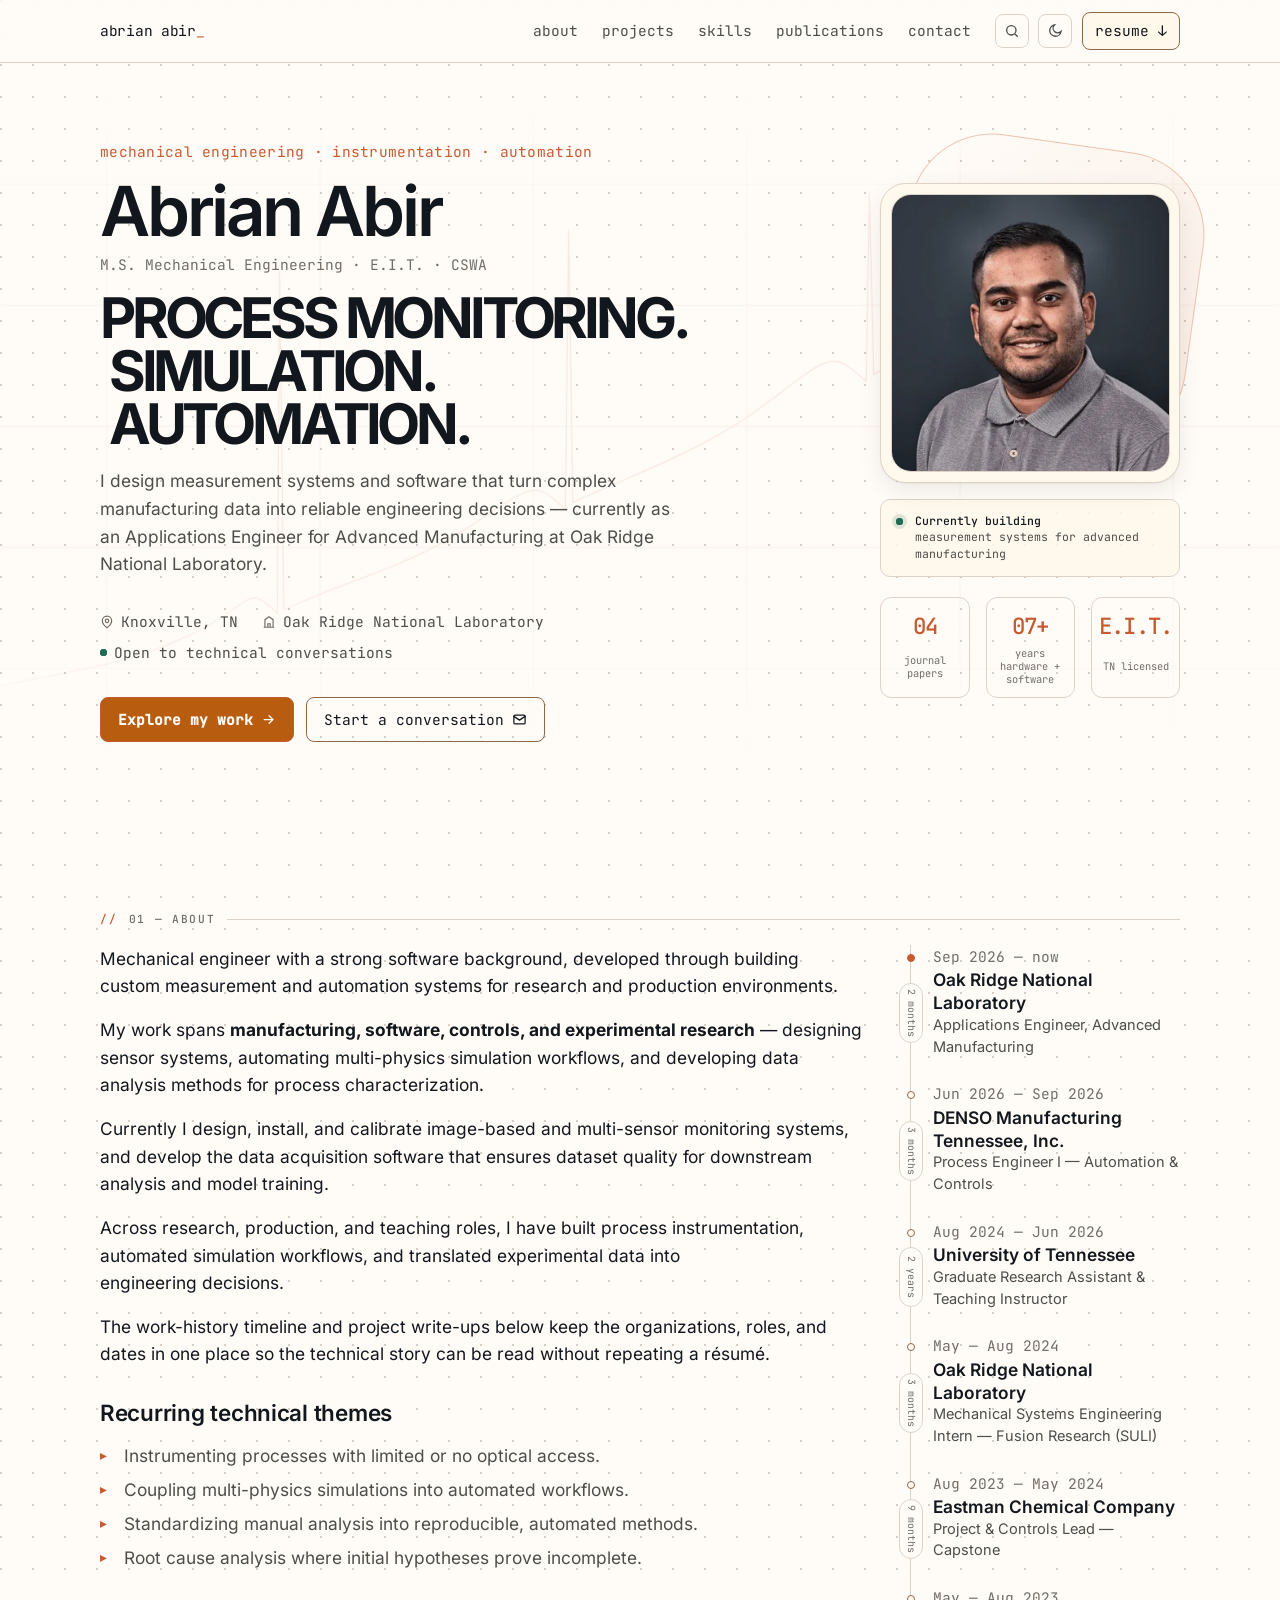
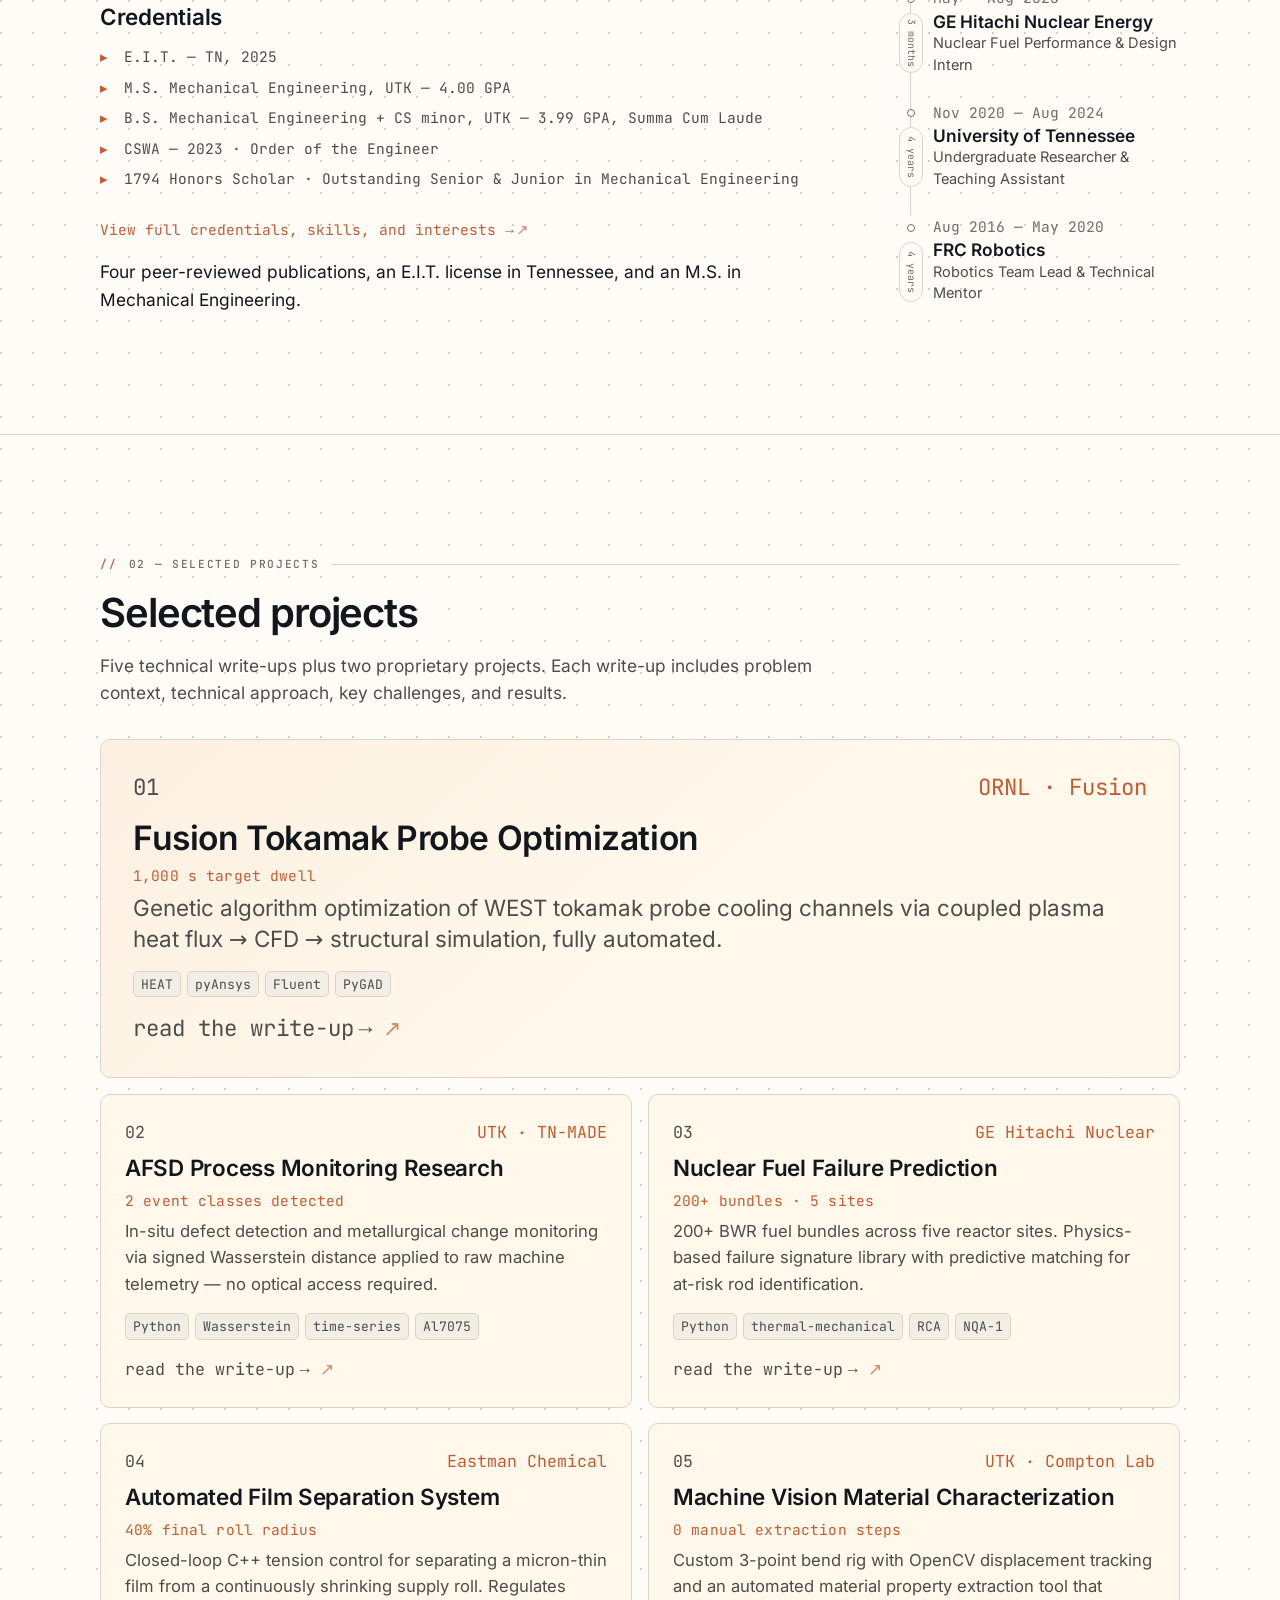
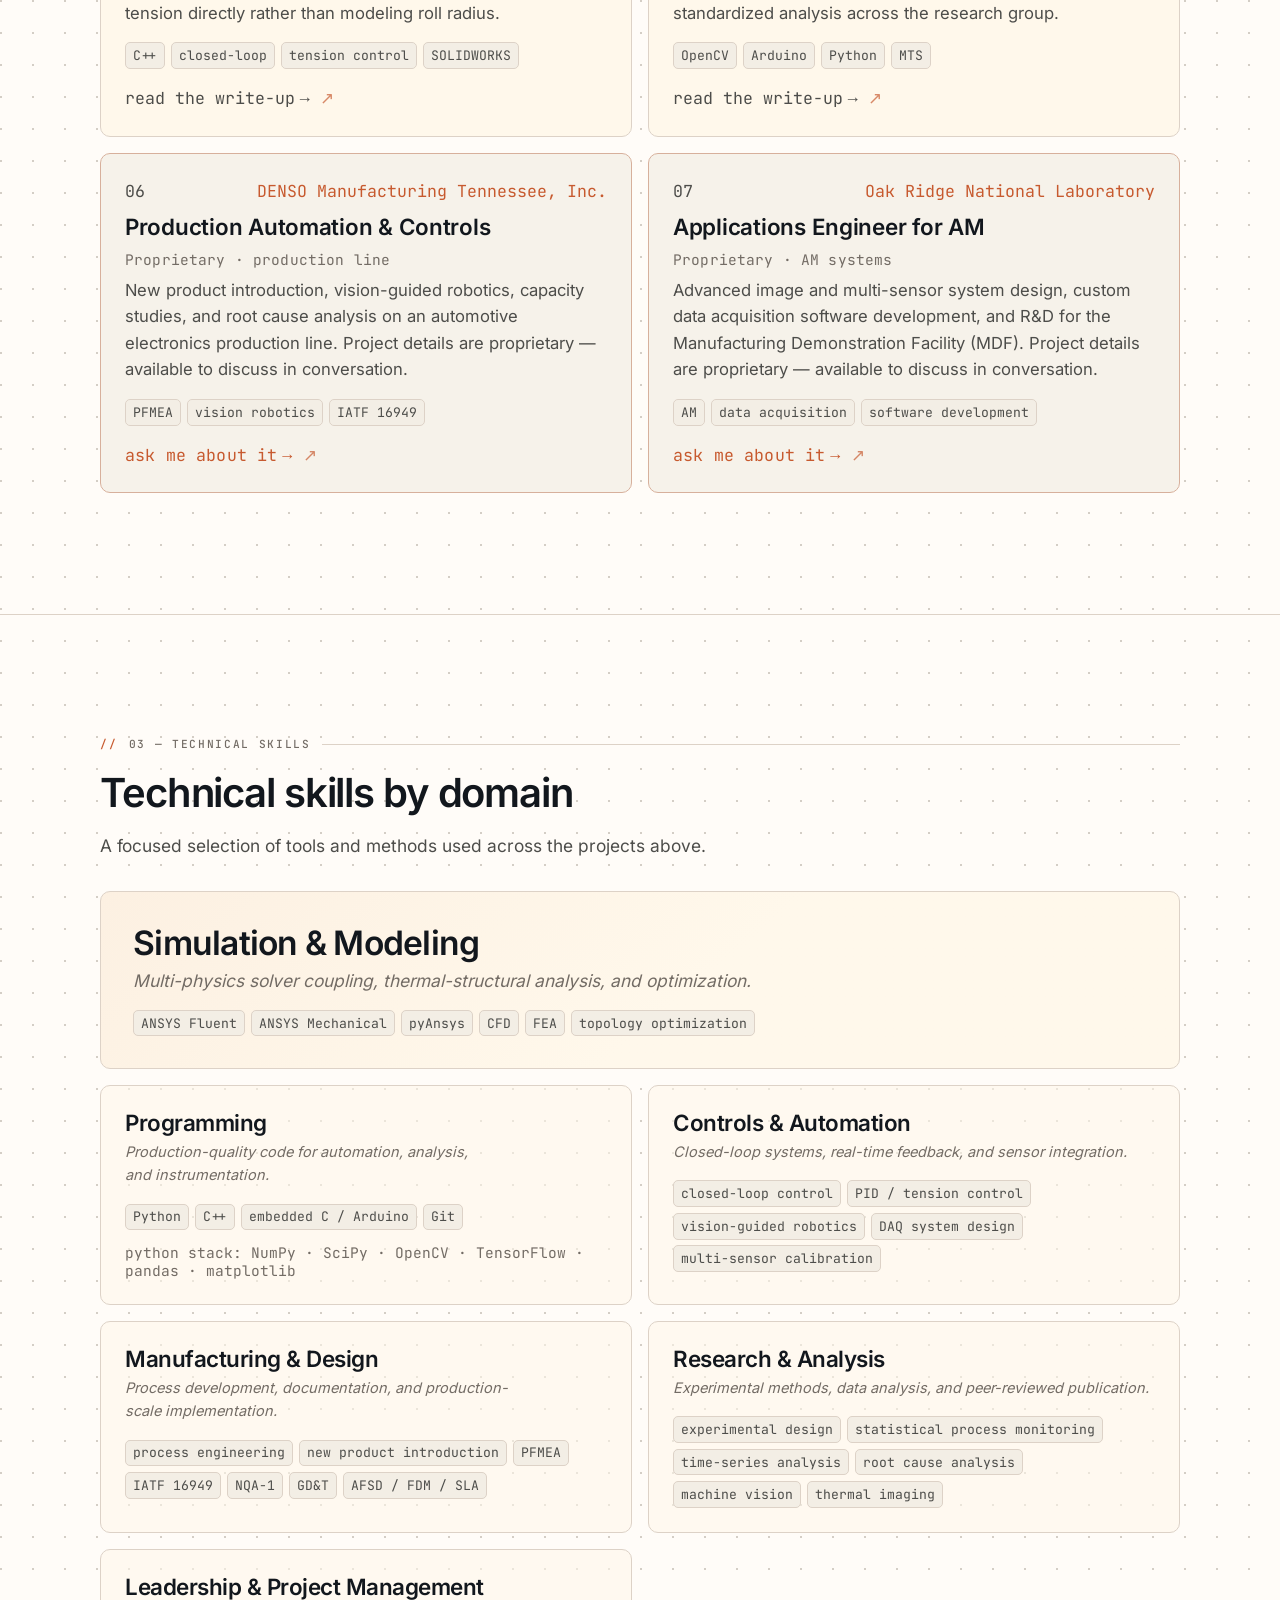
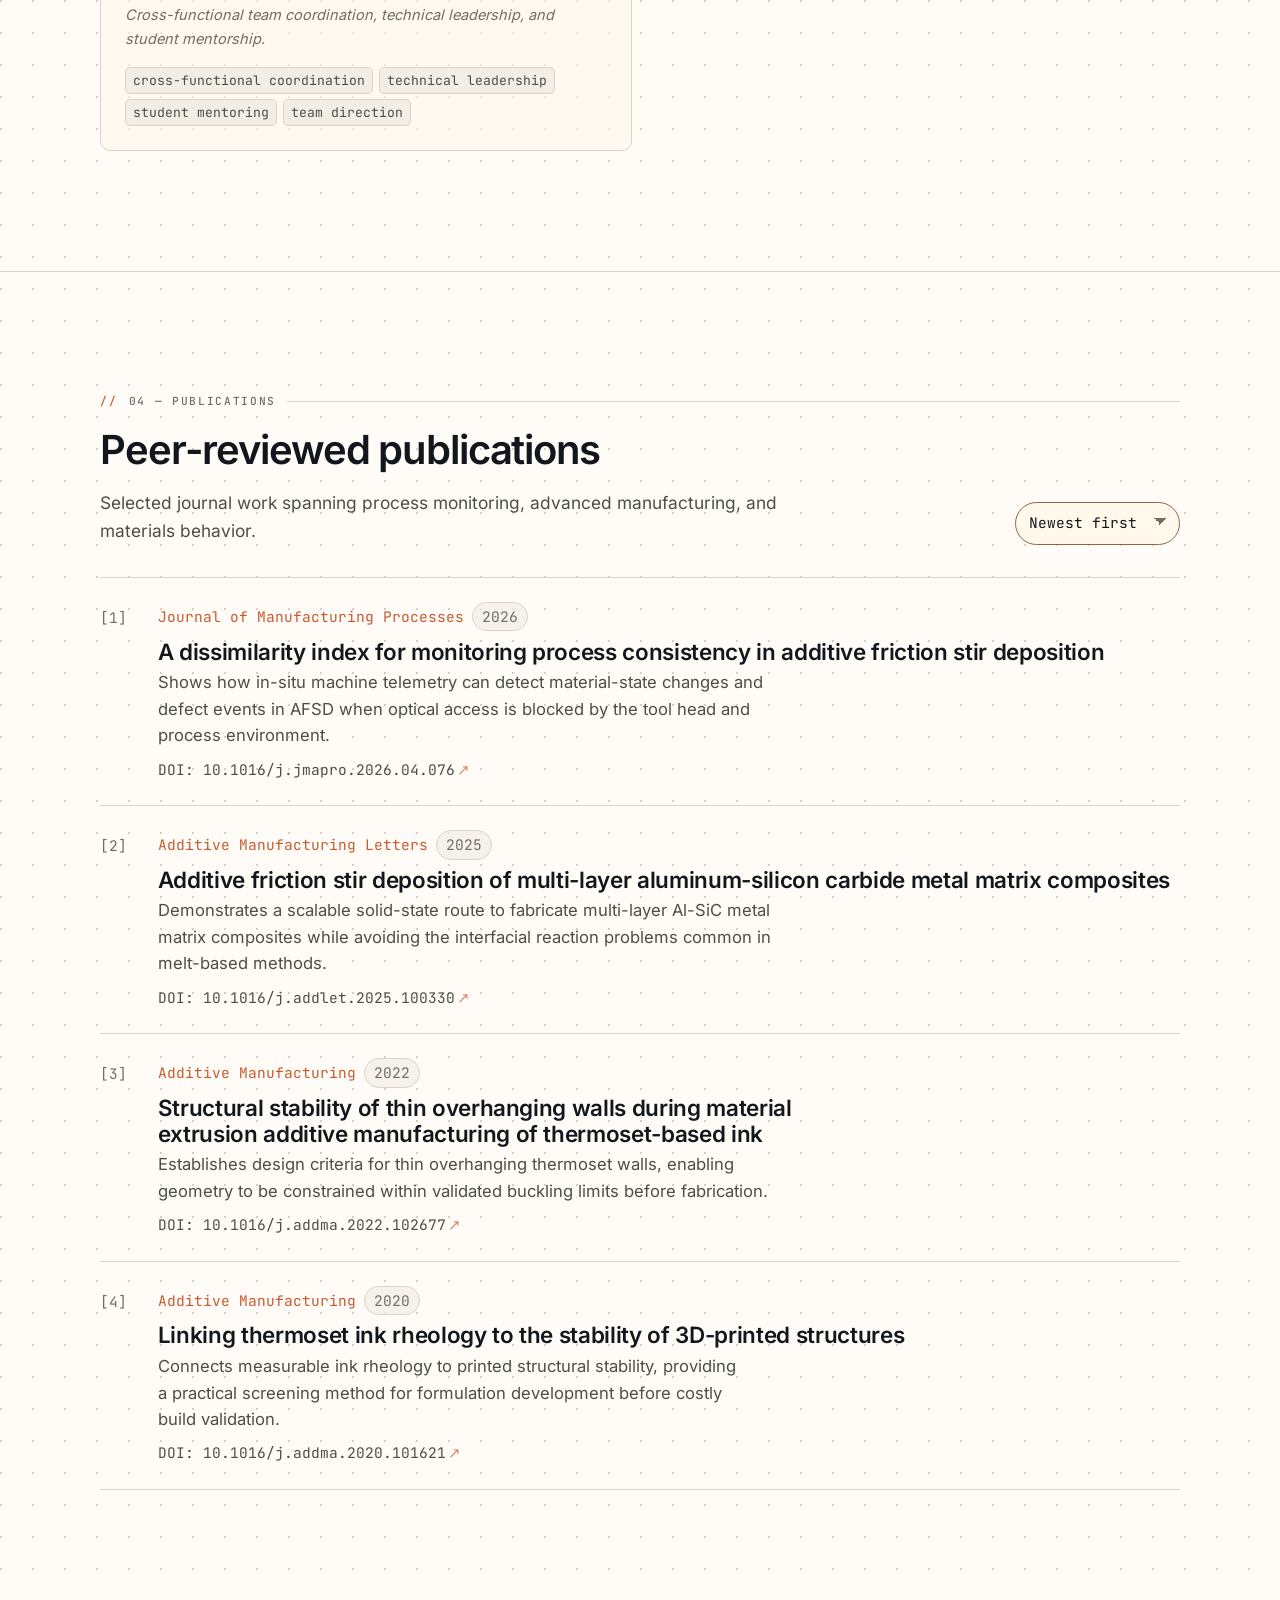
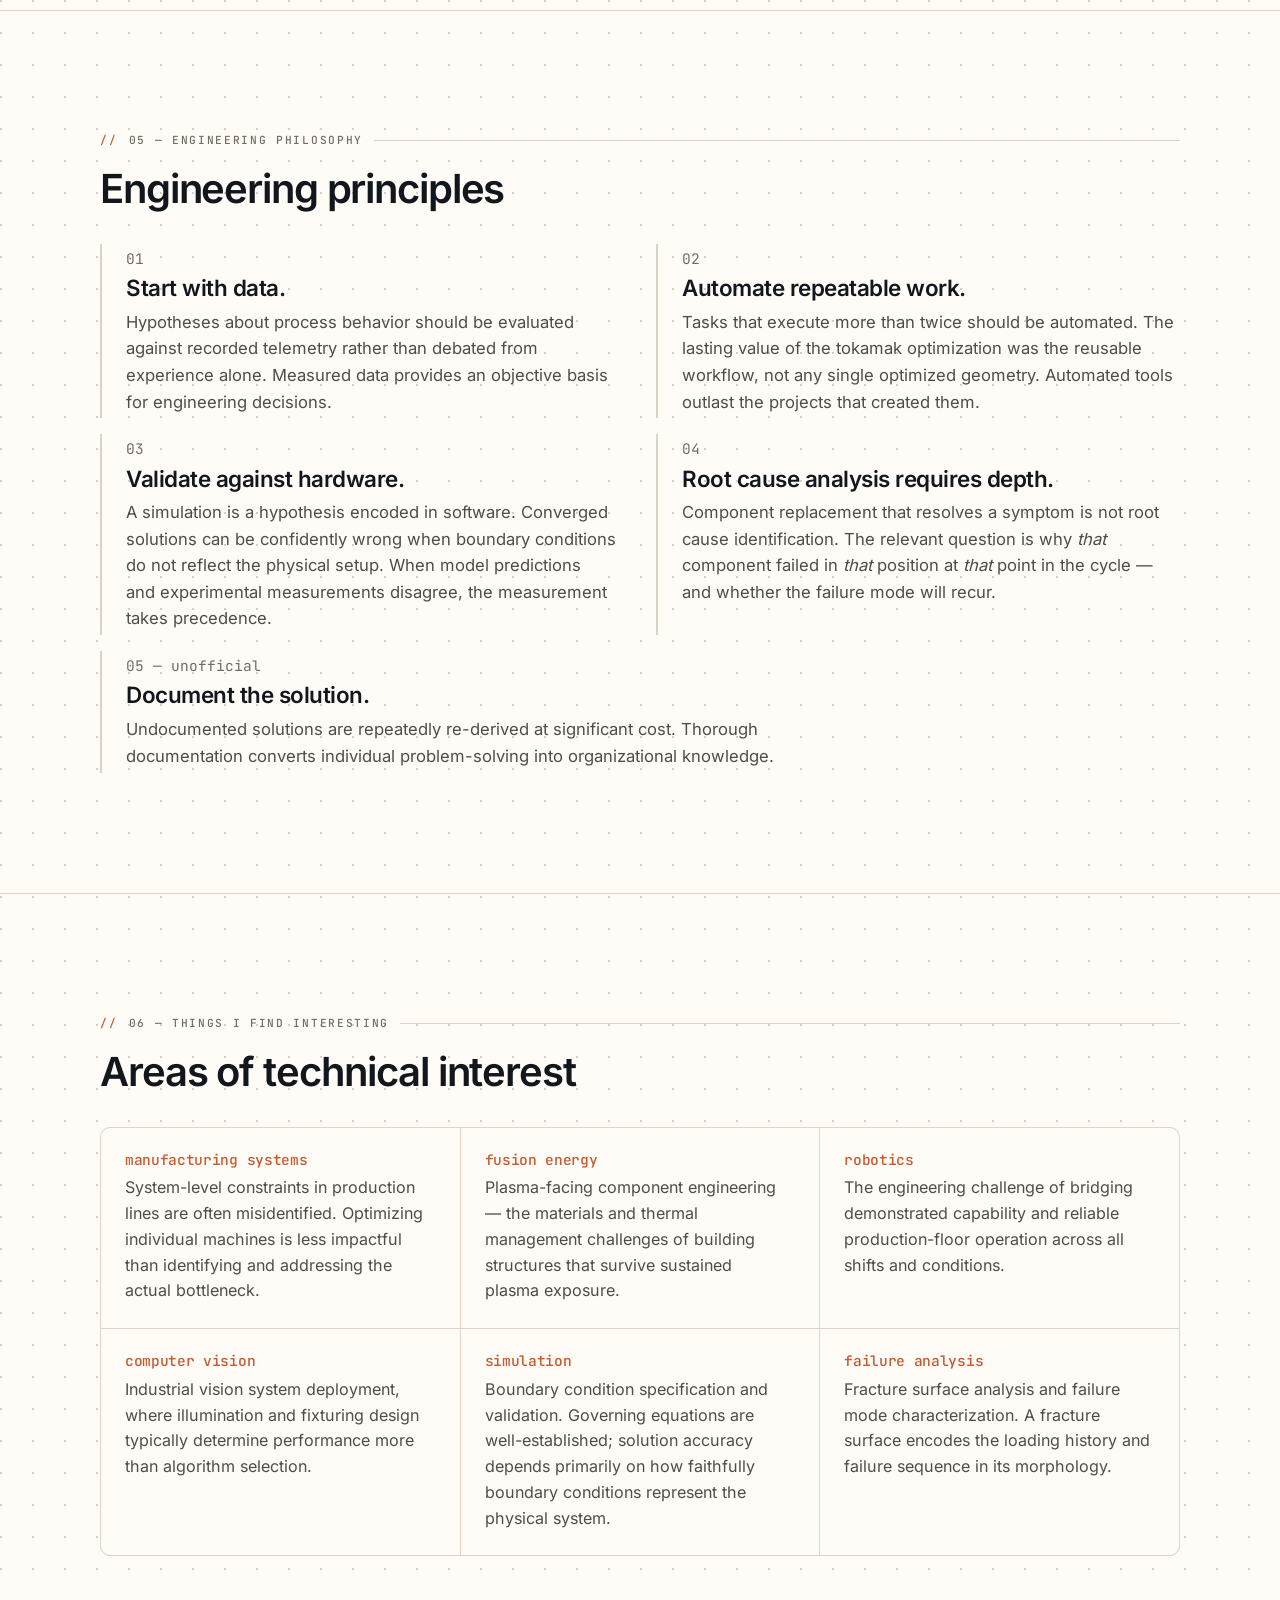
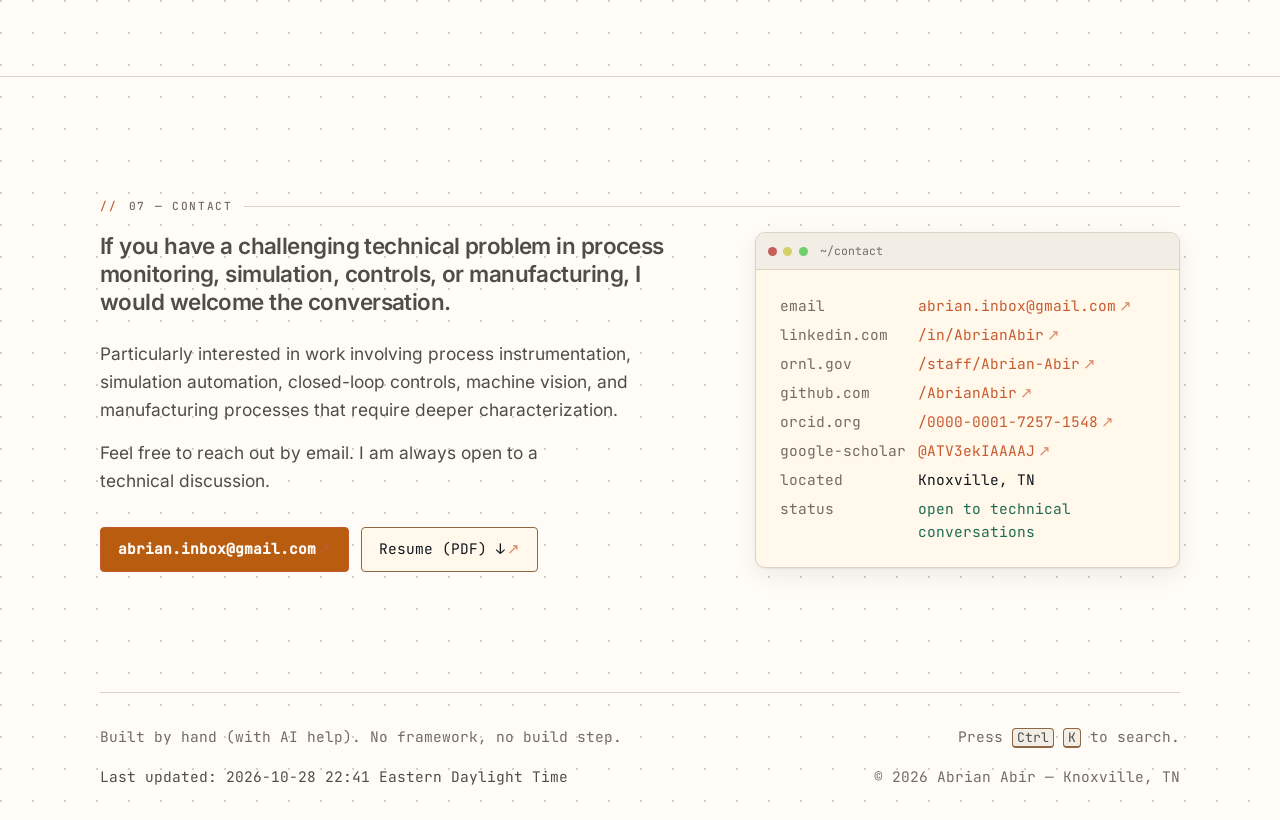
<file: index.html>
<!DOCTYPE html><html lang="en" data-theme="dark"><head><meta charset="utf-8"><meta name="viewport" content="width=device-width, initial-scale=1"><title>Abrian Abir — Mechanical Engineer, Instrumentation & Automation</title><meta name="description" content="Abrian Abir — mechanical engineer and E.I.T. specializing in sensor systems, data acquisition, simulation automation, and advanced manufacturing at Oak Ridge National Laboratory."><meta name="author" content="Abrian Abir"><meta name="theme-color" content="#1a1816"><link rel="canonical" href="https://abrianabir.github.io/"><meta property="og:type" content="website"><meta property="og:url" content="https://abrianabir.github.io/"><meta property="og:title" content="Abrian Abir — Mechanical Engineer, Instrumentation & Automation"><meta property="og:description" content="Abrian Abir — mechanical engineer and E.I.T. specializing in sensor systems, data acquisition, simulation automation, and advanced manufacturing at Oak Ridge National Laboratory."><meta property="og:image" content="https://abrianabir.github.io/assets/img/og/og-home.png"><meta property="og:image:width" content="1200"><meta property="og:image:height" content="630"><meta property="og:image:alt" content="Abrian Abir — mechanical engineering · instrumentation · automation"><meta name="twitter:card" content="summary_large_image"><meta name="google-site-verification" content="NKCbq-IOS7XesMwCIqltudBgdCa_yDA4b-StoMeJ4Jw"/><link rel="icon" type="image/png" sizes="48x48" href="assets/favicon-48.png"><link rel="preload" as="font" type="font/woff2" href="assets/fonts/inter-latin.woff2" crossorigin><link rel="preload" as="font" type="font/woff2" href="assets/fonts/jetbrains-mono-latin.woff2" crossorigin><link rel="stylesheet" href="assets/css/style.min.css?v=5b17054562"><link rel="expect" href="#main" blocking="render"><script>
  (() => { try {
    const s = localStorage.getItem('theme');
    document.documentElement.dataset.theme =
      s || (matchMedia('(prefers-color-scheme: light)').matches ? 'light' : 'dark');
  } catch { document.documentElement.dataset.theme = 'dark'; } })();
</script><script type="speculationrules">
{"prefetch":[{"where":{"selector_matches":".card a, .proj-nav a, .backlink, .pal a"},"eagerness":"moderate"}]}
</script><script>
  if ("serviceWorker" in navigator) {
    addEventListener("load", () => navigator.serviceWorker.register("/sw.js"));
  }
</script><script type="application/ld+json">
{
  "@context": "https://schema.org",
  "@graph": [
    {
      "@type": "ProfilePage",
      "@id": "https://abrianabir.github.io/#profile",
      "url": "https://abrianabir.github.io/",
      "name": "Abrian Abir \u2014 Mechanical Engineer, Instrumentation & Automation",
      "description": "Abrian Abir \u2014 mechanical engineer and E.I.T. specializing in sensor systems, data acquisition, simulation automation, and advanced manufacturing at Oak Ridge National Laboratory.",
      "dateModified": "2026-10-28T22:41:22-04:00",
      "mainEntity": {
        "@id": "https://abrianabir.github.io/#person"
      }
    },
    {
      "@type": "WebSite",
      "@id": "https://abrianabir.github.io/#website",
      "url": "https://abrianabir.github.io/",
      "name": "Abrian Abir",
      "publisher": {
        "@id": "https://abrianabir.github.io/#person"
      }
    },
    {
      "@type": "Person",
      "@id": "https://abrianabir.github.io/#person",
      "name": "Abrian Abir",
      "jobTitle": "Applications Engineer for Advanced Manufacturing",
      "url": "https://abrianabir.github.io/",
      "image": "https://abrianabir.github.io/assets/img/portrait.png",
      "worksFor": {
        "@type": "Organization",
        "name": "Oak Ridge National Laboratory"
      },
      "alumniOf": {
        "@type": "CollegeOrUniversity",
        "name": "University of Tennessee, Knoxville"
      },
      "email": "mailto:abrian.inbox@gmail.com",
      "address": {
        "@type": "PostalAddress",
        "addressLocality": "Knoxville",
        "addressRegion": "TN",
        "addressCountry": "US"
      },
      "sameAs": [
        "https://linkedin.com/in/AbrianAbir",
        "https://github.com/AbrianAbir",
        "https://orcid.org/0000-0001-7257-1548",
        "https://scholar.google.com/citations?user=ATV3ekIAAAAJ"
      ],
      "knowsAbout": [
        "Sensor integration",
        "Data acquisition systems",
        "Process monitoring",
        "CFD and FEA",
        "Machine vision",
        "Closed-loop control",
        "Additive manufacturing",
        "Python"
      ]
    }
  ]
}
</script></head><body><div class="progress" aria-hidden="true"></div><a class="skip" href="#main">Skip to content</a><header class="nav"><div class="nav__inner"><a class="nav__brand" href="#top">abrian&nbsp;abir</a><nav aria-label="Primary"><ul class="nav__links"><li><a href="#about">about</a></li><li><a href="#projects">projects</a></li><li><a href="#skills">skills</a></li><li><a href="#publications">publications</a></li><li><a href="#contact">contact</a></li></ul></nav><div class="nav__actions"><button class="icon-btn" data-open-palette aria-label="Search (Ctrl K)" title="Search — Ctrl K"><svg viewBox="0 0 24 24" fill="none" stroke="currentColor" stroke-width="2" stroke-linecap="round"><circle cx="11" cy="11" r="7"/><path d="m20 20-3.2-3.2"/></svg></button><button class="icon-btn" id="theme-toggle" aria-label="Switch theme" title="Toggle theme"><svg class="i-sun" viewBox="0 0 24 24" fill="none" stroke="currentColor" stroke-width="2" stroke-linecap="round"><circle cx="12" cy="12" r="4.2"/><path d="M12 2v2M12 20v2M2 12h2M20 12h2M4.9 4.9l1.4 1.4M17.7 17.7l1.4 1.4M19.1 4.9l-1.4 1.4M6.3 17.7l-1.4 1.4"/></svg><svg class="i-moon" viewBox="0 0 24 24" fill="none" stroke="currentColor" stroke-width="2" stroke-linecap="round"><path d="M21 12.8A8.5 8.5 0 1 1 11.2 3a6.6 6.6 0 0 0 9.8 9.8Z"/></svg></button><a class="btn btn--sm nav__resume" target="_blank" rel="noopener" href="resume.pdf" download>resume ↓</a><button class="icon-btn nav__burger" id="nav-toggle" aria-label="Open menu"
aria-expanded="false" aria-controls="nav-mobile"><span class="i-open"><svg viewBox="0 0 24 24" fill="none" stroke="currentColor" stroke-width="2" stroke-linecap="round"><path d="M4 7h16M4 12h16M4 17h16"/></svg></span><span class="i-close"><svg viewBox="0 0 24 24" fill="none" stroke="currentColor" stroke-width="2" stroke-linecap="round"><path d="M6 6l12 12M18 6L6 18"/></svg></span></button></div></div><div class="nav__mobile" id="nav-mobile" hidden><nav aria-label="Mobile"><ul><li><a href="#about">about</a></li><li><a href="#projects">projects</a></li><li><a href="#skills">skills</a></li><li><a href="#publications">publications</a></li><li><a href="#philosophy">philosophy</a></li><li><a href="#interests">interests</a></li><li><a href="#contact">contact</a></li></ul></nav><a class="btn btn--primary nav__mobile-cta" target="_blank" rel="noopener" href="resume.pdf" download>Download resume (PDF)</a></div></header><main id="main"><span id="top"></span><section class="hero"><svg class="hero__plot" viewBox="0 0 1200 420" preserveAspectRatio="none" aria-hidden="true"><g class="grid"><path d="M0 70H1200M0 140H1200M0 210H1200M0 280H1200M0 350H1200"/><path d="M100 0V420M300 0V420M500 0V420M700 0V420M900 0V420M1100 0V420"/></g><path class="trace" d="M0 360 C 60 352, 120 348, 180 330 S 230 300, 260 318 L 262 120 L 266 316 C 320 300, 380 292, 440 268 S 500 240, 530 258 L 533 96 L 537 254 C 600 236, 660 224, 720 196 S 780 166, 812 184 L 815 74 L 819 180 C 880 160, 940 148, 1000 124 S 1120 92, 1200 78"/></svg><div class="wrap hero__inner"><div class="hero__copy"><p class="eyebrow">mechanical engineering · instrumentation · automation</p><h1>Abrian Abir</h1><p class="hero__creds">M.S. Mechanical Engineering · E.I.T. · CSWA</p><p class="hero__headline" id="headline" data-lines='["Process Monitoring. Simulation. Automation.", "Instrumentation and Data-Driven Manufacturing.", "Building the Measurement Systems That Close the Loop.", "From Sensor Data to Engineering Decisions.", "Bridging Simulation, Controls, and the Production Floor."]'><span id="headline-text"></span><span class="cursor" aria-hidden="true">|</span></p><p class="hero__pitch">I design measurement systems and software that turn complex manufacturing data into reliable engineering decisions — currently as an Applications Engineer for Advanced Manufacturing at Oak Ridge National Laboratory.</p><p class="hero__meta"><span><svg viewBox="0 0 24 24" fill="none" stroke="currentColor" stroke-width="2"><path d="M20 10c0 6-8 12-8 12s-8-6-8-12a8 8 0 0 1 16 0Z"/><circle cx="12" cy="10" r="3"/></svg> Knoxville, TN</span>
<span><svg viewBox="0 0 24 24" fill="none" stroke="currentColor" stroke-width="2"><path d="M3 21h18M5 21V8l7-5 7 5v13M10 21v-6h4v6"/></svg> Oak Ridge National Laboratory</span>
<span><i class="dot" aria-hidden="true"></i> Open to technical conversations</span></p><div class="hero__cta"><a class="btn btn--primary" href="#projects">Explore my work<svg viewBox="0 0 24 24" fill="none" stroke="currentColor" stroke-width="2" stroke-linecap="round" stroke-linejoin="round"><path d="M5 12h14"/><path d="m13 6 6 6-6 6"/></svg></a>
<a class="btn btn--ghost" href="mailto:abrian.inbox@gmail.com">Start a conversation<svg viewBox="0 0 24 24" fill="none" stroke="currentColor" stroke-width="2" stroke-linecap="round" stroke-linejoin="round"><rect x="3" y="5" width="18" height="14" rx="2"/><path d="m3 7 9 6 9-6"/></svg></a></div></div><div class="hero__visual"><figure class="hero__portrait"><picture><source type="image/webp" srcset="assets/img/portrait@1x.webp 170w, assets/img/portrait.webp 340w" sizes="(max-width: 820px) 150px, 250px"><img src="assets/img/portrait.png" alt="Abrian Abir"
width="340" height="340"
fetchpriority="high" decoding="async"></picture></figure><div class="hero__signal"><span class="hero__signal-dot" aria-hidden="true"></span>
<span><strong>Currently building</strong><br>measurement systems for advanced manufacturing</span></div><div class="hero__stats" aria-label="Profile highlights"><span><strong>04</strong><small>journal papers</small></span>
<span><strong>07+</strong><small>years hardware + software</small></span>
<span><strong>E.I.T.</strong><small>TN licensed</small></span></div></div></div></section><section id="about"><div class="wrap"><h2 class="sec-label reveal">01 — about</h2><div class="about-grid"><div class="reveal"><p>Mechanical engineer with a strong software background, developed through building custom measurement and automation systems for research and production environments.</p><p>My work spans <strong>manufacturing, software, controls, and experimental research</strong> — designing sensor systems, automating multi-physics simulation workflows, and developing data analysis methods for process characterization.</p><p>Currently I design, install, and calibrate image-based and multi-sensor monitoring systems, and develop the data acquisition software that ensures dataset quality for downstream analysis and model training.</p><p>Across research, production, and teaching roles, I have built process instrumentation, automated simulation workflows, and translated experimental data into engineering decisions.</p><p>The work-history timeline and project write-ups below keep the organizations, roles, and dates in one place so the technical story can be read without repeating a résumé.</p><h3>Recurring technical themes</h3><ul class="tick-list"><li><span>Instrumenting processes with limited or no optical access.</span></li><li><span>Coupling multi-physics simulations into automated workflows.</span></li><li><span>Standardizing manual analysis into reproducible, automated methods.</span></li><li><span>Root cause analysis where initial hypotheses prove incomplete.</span></li></ul><div class="credentials"><h3>Credentials</h3><ul><li>E.I.T. — TN, 2025</li><li>M.S. Mechanical Engineering, UTK — 4.00 GPA</li><li>B.S. Mechanical Engineering + CS minor, UTK — 3.99 GPA, Summa Cum Laude</li><li>CSWA — 2023 · Order of the Engineer</li><li>1794 Honors Scholar · Outstanding Senior & Junior in Mechanical Engineering</li></ul></div><p class="about-more"><a href="details.html">View full credentials, skills, and interests →</a></p><p class="about-closer">Four peer-reviewed publications, an E.I.T. license in Tennessee, and an M.S. in Mechanical Engineering.</p></div><aside class="reveal" aria-label="Career timeline"><ol class="timeline"><li data-now><span class="yr">Sep 2026 — now</span><div class="timeline__item"><span class="duration" aria-label="2 months worked">2 months</span><div class="timeline__copy"><span class="org">Oak Ridge National Laboratory</span>
<span class="role">Applications Engineer, Advanced Manufacturing</span></div></div></li><li><span class="yr">Jun 2026 — Sep 2026</span><div class="timeline__item"><span class="duration" aria-label="3 months worked">3 months</span><div class="timeline__copy"><span class="org">DENSO Manufacturing Tennessee, Inc.</span>
<span class="role">Process Engineer I — Automation & Controls</span></div></div></li><li><span class="yr">Aug 2024 — Jun 2026</span><div class="timeline__item"><span class="duration" aria-label="2 years worked">2 years</span><div class="timeline__copy"><span class="org">University of Tennessee</span>
<span class="role">Graduate Research Assistant & Teaching Instructor</span></div></div></li><li><span class="yr">May — Aug 2024</span><div class="timeline__item"><span class="duration" aria-label="3 months worked">3 months</span><div class="timeline__copy"><span class="org">Oak Ridge National Laboratory</span>
<span class="role">Mechanical Systems Engineering Intern — Fusion Research (SULI)</span></div></div></li><li><span class="yr">Aug 2023 — May 2024</span><div class="timeline__item"><span class="duration" aria-label="9 months worked">9 months</span><div class="timeline__copy"><span class="org">Eastman Chemical Company</span>
<span class="role">Project & Controls Lead — Capstone</span></div></div></li><li><span class="yr">May — Aug 2023</span><div class="timeline__item"><span class="duration" aria-label="3 months worked">3 months</span><div class="timeline__copy"><span class="org">GE Hitachi Nuclear Energy</span>
<span class="role">Nuclear Fuel Performance & Design Intern</span></div></div></li><li><span class="yr">Nov 2020 — Aug 2024</span><div class="timeline__item"><span class="duration" aria-label="4 years worked">4 years</span><div class="timeline__copy"><span class="org">University of Tennessee</span>
<span class="role">Undergraduate Researcher & Teaching Assistant</span></div></div></li><li><span class="yr">Aug 2016 — May 2020</span><div class="timeline__item"><span class="duration" aria-label="4 years worked">4 years</span><div class="timeline__copy"><span class="org">FRC Robotics</span>
<span class="role">Robotics Team Lead & Technical Mentor</span></div></div></li></ol></aside></div></div></section><section id="projects"><div class="wrap"><h2 class="sec-label reveal">02 — selected projects</h2><div class="sec-head reveal"><h3>Selected projects</h3><p>Five technical write-ups plus two proprietary projects. Each write-up includes problem context, technical approach, key challenges, and results.</p></div><div class="cards"><article class="card reveal" data-slug="tokamak-probe"><p class="card__idx"><span>01</span><span class="org">ORNL · Fusion</span></p><h3><a href="projects/tokamak-probe.html">Fusion Tokamak Probe Optimization</a></h3><p class="card__metric">1,000 s target dwell</p><p>Genetic algorithm optimization of WEST tokamak probe cooling channels via coupled plasma heat flux → CFD → structural simulation, fully automated.</p><div class="card__tags"><span class="tag">HEAT</span><span class="tag">pyAnsys</span><span class="tag">Fluent</span><span class="tag">PyGAD</span></div><p class="card__more"><a href="projects/tokamak-probe.html">read the write-up <span class="arw">→</span></a></p></article><article class="card reveal" data-slug="afsd-monitoring"><p class="card__idx"><span>02</span><span class="org">UTK · TN-MADE</span></p><h3><a href="projects/afsd-monitoring.html">AFSD Process Monitoring Research</a></h3><p class="card__metric">2 event classes detected</p><p>In-situ defect detection and metallurgical change monitoring via signed Wasserstein distance applied to raw machine telemetry — no optical access required.</p><div class="card__tags"><span class="tag">Python</span><span class="tag">Wasserstein</span><span class="tag">time-series</span><span class="tag">Al7075</span></div><p class="card__more"><a href="projects/afsd-monitoring.html">read the write-up <span class="arw">→</span></a></p></article><article class="card reveal" data-slug="fuel-failure"><p class="card__idx"><span>03</span><span class="org">GE Hitachi Nuclear</span></p><h3><a href="projects/fuel-failure.html">Nuclear Fuel Failure Prediction</a></h3><p class="card__metric">200+ bundles · 5 sites</p><p>200+ BWR fuel bundles across five reactor sites. Physics-based failure signature library with predictive matching for at-risk rod identification.</p><div class="card__tags"><span class="tag">Python</span><span class="tag">thermal-mechanical</span><span class="tag">RCA</span><span class="tag">NQA-1</span></div><p class="card__more"><a href="projects/fuel-failure.html">read the write-up <span class="arw">→</span></a></p></article><article class="card reveal" data-slug="film-separator"><p class="card__idx"><span>04</span><span class="org">Eastman Chemical</span></p><h3><a href="projects/film-separator.html">Automated Film Separation System</a></h3><p class="card__metric">40% final roll radius</p><p>Closed-loop C++ tension control for separating a micron-thin film from a continuously shrinking supply roll. Regulates tension directly rather than modeling roll radius.</p><div class="card__tags"><span class="tag">C++</span><span class="tag">closed-loop</span><span class="tag">tension control</span><span class="tag">SOLIDWORKS</span></div><p class="card__more"><a href="projects/film-separator.html">read the write-up <span class="arw">→</span></a></p></article><article class="card reveal" data-slug="machine-vision"><p class="card__idx"><span>05</span><span class="org">UTK · Compton Lab</span></p><h3><a href="projects/machine-vision.html">Machine Vision Material Characterization</a></h3><p class="card__metric">0 manual extraction steps</p><p>Custom 3-point bend rig with OpenCV displacement tracking and an automated material property extraction tool that standardized analysis across the research group.</p><div class="card__tags"><span class="tag">OpenCV</span><span class="tag">Arduino</span><span class="tag">Python</span><span class="tag">MTS</span></div><p class="card__more"><a href="projects/machine-vision.html">read the write-up <span class="arw">→</span></a></p></article><article class="card card--private reveal"><p class="card__idx"><span>06</span><span class="org">DENSO Manufacturing Tennessee, Inc.</span></p><h3>Production Automation & Controls</h3><p class="card__metric">Proprietary · production line</p><p>New product introduction, vision-guided robotics, capacity studies, and root cause analysis on an automotive electronics production line. Project details are proprietary — available to discuss in conversation.</p><div class="card__tags"><span class="tag">PFMEA</span><span class="tag">vision robotics</span><span class="tag">IATF 16949</span></div><p class="card__more"><a href="#contact">ask me about it <span class="arw">→</span></a></p></article><article class="card card--private reveal"><p class="card__idx"><span>07</span><span class="org">Oak Ridge National Laboratory</span></p><h3>Applications Engineer for AM</h3><p class="card__metric">Proprietary · AM systems</p><p>Advanced image and multi-sensor system design, custom data acquisition software development, and R&D for the Manufacturing Demonstration Facility (MDF). Project details are proprietary — available to discuss in conversation.</p><div class="card__tags"><span class="tag">AM</span><span class="tag">data acquisition</span><span class="tag">software development</span></div><p class="card__more"><a href="#contact">ask me about it <span class="arw">→</span></a></p></article></div></div></section><section id="skills"><div class="wrap"><h2 class="sec-label reveal">03 — technical skills</h2><div class="sec-head reveal"><h3>Technical skills by domain</h3><p>A focused selection of tools and methods used across the projects above.</p></div><div class="skills"><div class="skillgroup reveal"><h4>Simulation & Modeling</h4><p>Multi-physics solver coupling, thermal-structural analysis, and optimization.</p><ul><li class="tag">ANSYS Fluent</li><li class="tag">ANSYS Mechanical</li><li class="tag">pyAnsys</li><li class="tag">CFD</li><li class="tag">FEA</li><li class="tag">topology optimization</li></ul></div><div class="skillgroup reveal"><h4>Programming</h4><p>Production-quality code for automation, analysis, and instrumentation.</p><ul><li class="tag">Python</li><li class="tag">C++</li><li class="tag">embedded C / Arduino</li><li class="tag">Git</li><li class="sub">python stack: NumPy · SciPy · OpenCV · TensorFlow · pandas · matplotlib</li></ul></div><div class="skillgroup reveal"><h4>Controls & Automation</h4><p>Closed-loop systems, real-time feedback, and sensor integration.</p><ul><li class="tag">closed-loop control</li><li class="tag">PID / tension control</li><li class="tag">vision-guided robotics</li><li class="tag">DAQ system design</li><li class="tag">multi-sensor calibration</li></ul></div><div class="skillgroup reveal"><h4>Manufacturing & Design</h4><p>Process development, documentation, and production-scale implementation.</p><ul><li class="tag">process engineering</li><li class="tag">new product introduction</li><li class="tag">PFMEA</li><li class="tag">IATF 16949</li><li class="tag">NQA-1</li><li class="tag">GD&T</li><li class="tag">AFSD / FDM / SLA</li></ul></div><div class="skillgroup reveal"><h4>Research & Analysis</h4><p>Experimental methods, data analysis, and peer-reviewed publication.</p><ul><li class="tag">experimental design</li><li class="tag">statistical process monitoring</li><li class="tag">time-series analysis</li><li class="tag">root cause analysis</li><li class="tag">machine vision</li><li class="tag">thermal imaging</li></ul></div><div class="skillgroup reveal"><h4>Leadership & Project Management</h4><p>Cross-functional team coordination, technical leadership, and student mentorship.</p><ul><li class="tag">cross-functional coordination</li><li class="tag">technical leadership</li><li class="tag">student mentoring</li><li class="tag">team direction</li></ul></div></div></div></section><section id="publications"><div class="wrap"><h2 class="sec-label reveal">04 — publications</h2><div class="sec-head reveal"><div class="sec-head__row"><div><h3>Peer-reviewed publications</h3><p>Selected journal work spanning process monitoring, advanced manufacturing, and materials behavior.</p></div><div class="pub-sort"><label class="sr-only" for="pub-sort">Sort publications</label><select id="pub-sort" class="pub-sort__control" aria-label="Sort publications"><option value="newest">Newest first</option><option value="oldest">Oldest first</option><option value="title">Title A–Z</option></select></div></div></div><ol class="pubs reveal" data-sort="newest"><li data-year="2026" data-title="A dissimilarity index for monitoring process consistency in additive friction stir deposition"><div><div class="pub__meta"><span class="journal">Journal of Manufacturing Processes</span>
<span class="year">2026</span></div><h4>A dissimilarity index for monitoring process consistency in additive friction stir deposition</h4><p class="why">Shows how in-situ machine telemetry can detect material-state changes and defect events in AFSD when optical access is blocked by the tool head and process environment.</p><p class="pub__link"><a href="https://doi.org/10.1016/j.jmapro.2026.04.076" target="_blank" rel="noopener" aria-label="DOI for A dissimilarity index for monitoring process consistency in additive friction stir deposition">DOI: 10.1016/j.jmapro.2026.04.076</a></p></div></li><li data-year="2025" data-title="Additive friction stir deposition of multi-layer aluminum-silicon carbide metal matrix composites"><div><div class="pub__meta"><span class="journal">Additive Manufacturing Letters</span>
<span class="year">2025</span></div><h4>Additive friction stir deposition of multi-layer aluminum-silicon carbide metal matrix composites</h4><p class="why">Demonstrates a scalable solid-state route to fabricate multi-layer Al-SiC metal matrix composites while avoiding the interfacial reaction problems common in melt-based methods.</p><p class="pub__link"><a href="https://doi.org/10.1016/j.addlet.2025.100330" target="_blank" rel="noopener" aria-label="DOI for Additive friction stir deposition of multi-layer aluminum-silicon carbide metal matrix composites">DOI: 10.1016/j.addlet.2025.100330</a></p></div></li><li data-year="2022" data-title="Structural stability of thin overhanging walls during material extrusion additive manufacturing of thermoset-based ink"><div><div class="pub__meta"><span class="journal">Additive Manufacturing</span>
<span class="year">2022</span></div><h4>Structural stability of thin overhanging walls during material extrusion additive manufacturing of thermoset-based ink</h4><p class="why">Establishes design criteria for thin overhanging thermoset walls, enabling geometry to be constrained within validated buckling limits before fabrication.</p><p class="pub__link"><a href="https://doi.org/10.1016/j.addma.2022.102677" target="_blank" rel="noopener" aria-label="DOI for Structural stability of thin overhanging walls during material extrusion additive manufacturing of thermoset-based ink">DOI: 10.1016/j.addma.2022.102677</a></p></div></li><li data-year="2020" data-title="Linking thermoset ink rheology to the stability of 3D-printed structures"><div><div class="pub__meta"><span class="journal">Additive Manufacturing</span>
<span class="year">2020</span></div><h4>Linking thermoset ink rheology to the stability of 3D-printed structures</h4><p class="why">Connects measurable ink rheology to printed structural stability, providing a practical screening method for formulation development before costly build validation.</p><p class="pub__link"><a href="https://doi.org/10.1016/j.addma.2020.101621" target="_blank" rel="noopener" aria-label="DOI for Linking thermoset ink rheology to the stability of 3D-printed structures">DOI: 10.1016/j.addma.2020.101621</a></p></div></li></ol></div></section><section id="philosophy"><div class="wrap"><h2 class="sec-label reveal">05 — engineering philosophy</h2><div class="sec-head reveal"><h3>Engineering principles</h3></div><div class="philo"><article class="reveal"><span class="n">01</span><h4>Start with data.</h4><p>Hypotheses about process behavior should be evaluated against recorded telemetry rather than debated from experience alone. Measured data provides an objective basis for engineering decisions.</p></article><article class="reveal"><span class="n">02</span><h4>Automate repeatable work.</h4><p>Tasks that execute more than twice should be automated. The lasting value of the tokamak optimization was the reusable workflow, not any single optimized geometry. Automated tools outlast the projects that created them.</p></article><article class="reveal"><span class="n">03</span><h4>Validate against hardware.</h4><p>A simulation is a hypothesis encoded in software. Converged solutions can be confidently wrong when boundary conditions do not reflect the physical setup. When model predictions and experimental measurements disagree, the measurement takes precedence.</p></article><article class="reveal"><span class="n">04</span><h4>Root cause analysis requires depth.</h4><p>Component replacement that resolves a symptom is not root cause identification. The relevant question is why <em>that</em> component failed in <em>that</em> position at <em>that</em> point in the cycle — and whether the failure mode will recur.</p></article><article class="reveal" style="grid-column:1/-1"><span class="n">05 — unofficial</span><h4>Document the solution.</h4><p>Undocumented solutions are repeatedly re-derived at significant cost. Thorough documentation converts individual problem-solving into organizational knowledge.</p></article></div></div></section><section id="interests"><div class="wrap"><h2 class="sec-label reveal">06 — things i find interesting</h2><div class="sec-head reveal"><h3>Areas of technical interest</h3></div><div class="interests reveal"><div><h4>manufacturing systems</h4><p>System-level constraints in production lines are often misidentified. Optimizing individual machines is less impactful than identifying and addressing the actual bottleneck.</p></div><div><h4>fusion energy</h4><p>Plasma-facing component engineering — the materials and thermal management challenges of building structures that survive sustained plasma exposure.</p></div><div><h4>robotics</h4><p>The engineering challenge of bridging demonstrated capability and reliable production-floor operation across all shifts and conditions.</p></div><div><h4>computer vision</h4><p>Industrial vision system deployment, where illumination and fixturing design typically determine performance more than algorithm selection.</p></div><div><h4>simulation</h4><p>Boundary condition specification and validation. Governing equations are well-established; solution accuracy depends primarily on how faithfully boundary conditions represent the physical system.</p></div><div><h4>failure analysis</h4><p>Fracture surface analysis and failure mode characterization. A fracture surface encodes the loading history and failure sequence in its morphology.</p></div></div></div></section><section id="contact"><div class="wrap"><h2 class="sec-label reveal">07 — contact</h2><div class="contact-grid"><div class="reveal"><p class="contact-lead">If you have a challenging technical problem in process monitoring, simulation, controls, or manufacturing, I would welcome the conversation.</p><p>Particularly interested in work involving process instrumentation, simulation automation, closed-loop controls, machine vision, and manufacturing processes that require deeper characterization.</p><p>Feel free to reach out by email. I am always open to a technical discussion.</p><div class="hero__cta" style="margin-top:2rem"><a class="btn btn--primary" href="mailto:abrian.inbox@gmail.com">abrian.inbox@gmail.com</a>
<a class="btn" target="_blank" rel="noopener" href="resume.pdf" download>Resume (PDF) ↓</a></div></div><div class="card-term reveal"><div class="card-term__bar"><i style="background: #c85d5d;"></i><i style="background: #d2d267;"></i><i style="background: #6dd06d;"></i><span>~/contact</span></div><dl><dt>email</dt><dd><a href="mailto:abrian.inbox@gmail.com" target="_blank" rel="noopener noreferrer">abrian.inbox@gmail.com</a></dd><dt>linkedin.com</dt><dd><a href="https://linkedin.com/in/AbrianAbir" target="_blank" rel="noopener noreferrer">/in/AbrianAbir</a></dd><dt>ornl.gov</dt><dd><a href="https://www.ornl.gov/staff/Abrian-Abir/" target="_blank" rel="noopener noreferrer">/staff/Abrian-Abir</a></dd><dt>github.com</dt><dd><a href="https://github.com/AbrianAbir" target="_blank" rel="noopener noreferrer">/AbrianAbir</a></dd><dt>orcid.org</dt><dd><a href="https://orcid.org/0000-0001-7257-1548" target="_blank" rel="noopener noreferrer">/0000-0001-7257-1548</a></dd><dt>google-scholar</dt><dd><a href="https://scholar.google.com/citations?user=ATV3ekIAAAAJ" target="_blank" rel="noopener noreferrer">@ATV3ekIAAAAJ</a></dd><dt>located</dt><dd>Knoxville, TN</dd><dt>status</dt><dd style="color:var(--data-green)">open to technical conversations</dd></dl></div></div></div></section></main><footer class="footer wrap"><span>Built by hand (with AI help). No framework, no build step.</span>
<span>Press <kbd>Ctrl</kbd>&nbsp;<kbd>K</kbd> to search.</span>
<time class="footer__updated" datetime="2026-10-28T22:41:22-04:00">Last updated: 2026-10-28 22:41 Eastern Daylight Time</time>
<span>© <span id="yr">2026</span> Abrian Abir — Knoxville, TN</span></footer><dialog class="pal" id="palette" aria-label="Site search"><div class="pal__box"><input id="palette-input" type="text" placeholder="jump to…" autocomplete="off" spellcheck="false" aria-label="Search the site"><ul id="palette-list"><li><a href="#about">About<span>section</span></a></li><li><a href="#projects">Projects<span>section</span></a></li><li><a href="#skills">Skills<span>section</span></a></li><li><a href="#publications">Publications<span>section</span></a></li><li><a href="#philosophy">Philosophy<span>section</span></a></li><li><a href="#interests">Interests<span>section</span></a></li><li><a href="#contact">Contact<span>section</span></a></li><li><a href="#philosophy">Engineering Philosophy<span>section</span></a></li><li><a href="#interests">Things I Find Interesting<span>section</span></a></li><li><a href="projects/tokamak-probe.html">Fusion Tokamak Probe Optimization<span>project</span></a></li><li><a href="projects/afsd-monitoring.html">AFSD Process Monitoring Research<span>project</span></a></li><li><a href="projects/fuel-failure.html">Nuclear Fuel Failure Prediction<span>project</span></a></li><li><a href="projects/film-separator.html">Automated Film Separation System<span>project</span></a></li><li><a href="projects/machine-vision.html">Machine Vision Material Characterization<span>project</span></a></li><li><a href="resume.pdf">Download resume<span>pdf</span></a></li><li><a href="mailto:abrian.inbox@gmail.com">Email Abrian<span>mailto</span></a></li><li><a href="https://github.com/AbrianAbir">GitHub<span>external</span></a></li><li><a href="https://linkedin.com/in/AbrianAbir">LinkedIn<span>external</span></a></li></ul><p class="pal__foot"><kbd>↑</kbd><kbd>↓</kbd> navigate · <kbd>↵</kbd> open · <kbd>esc</kbd> or click outside to close</p></div></dialog><script src="assets/js/main.min.js?v=5c745a7a80" defer></script></body></html>
</file>
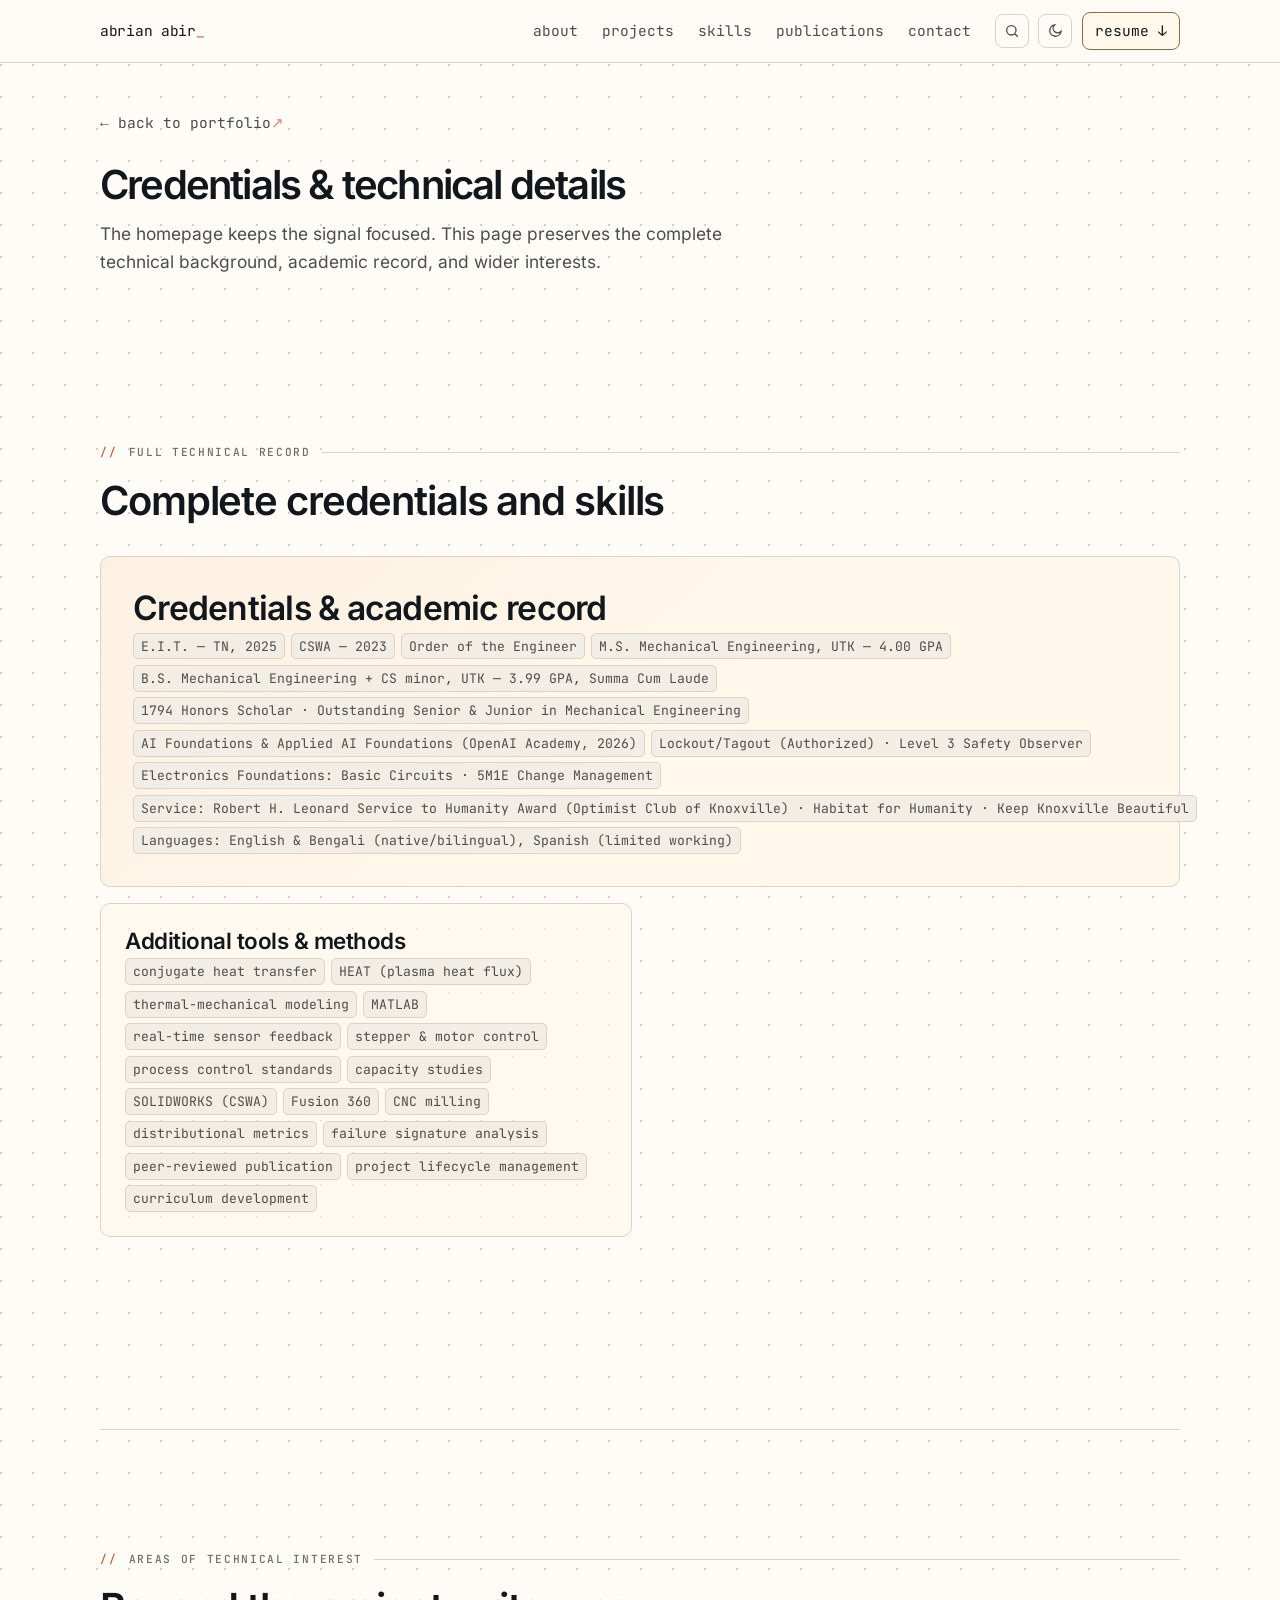
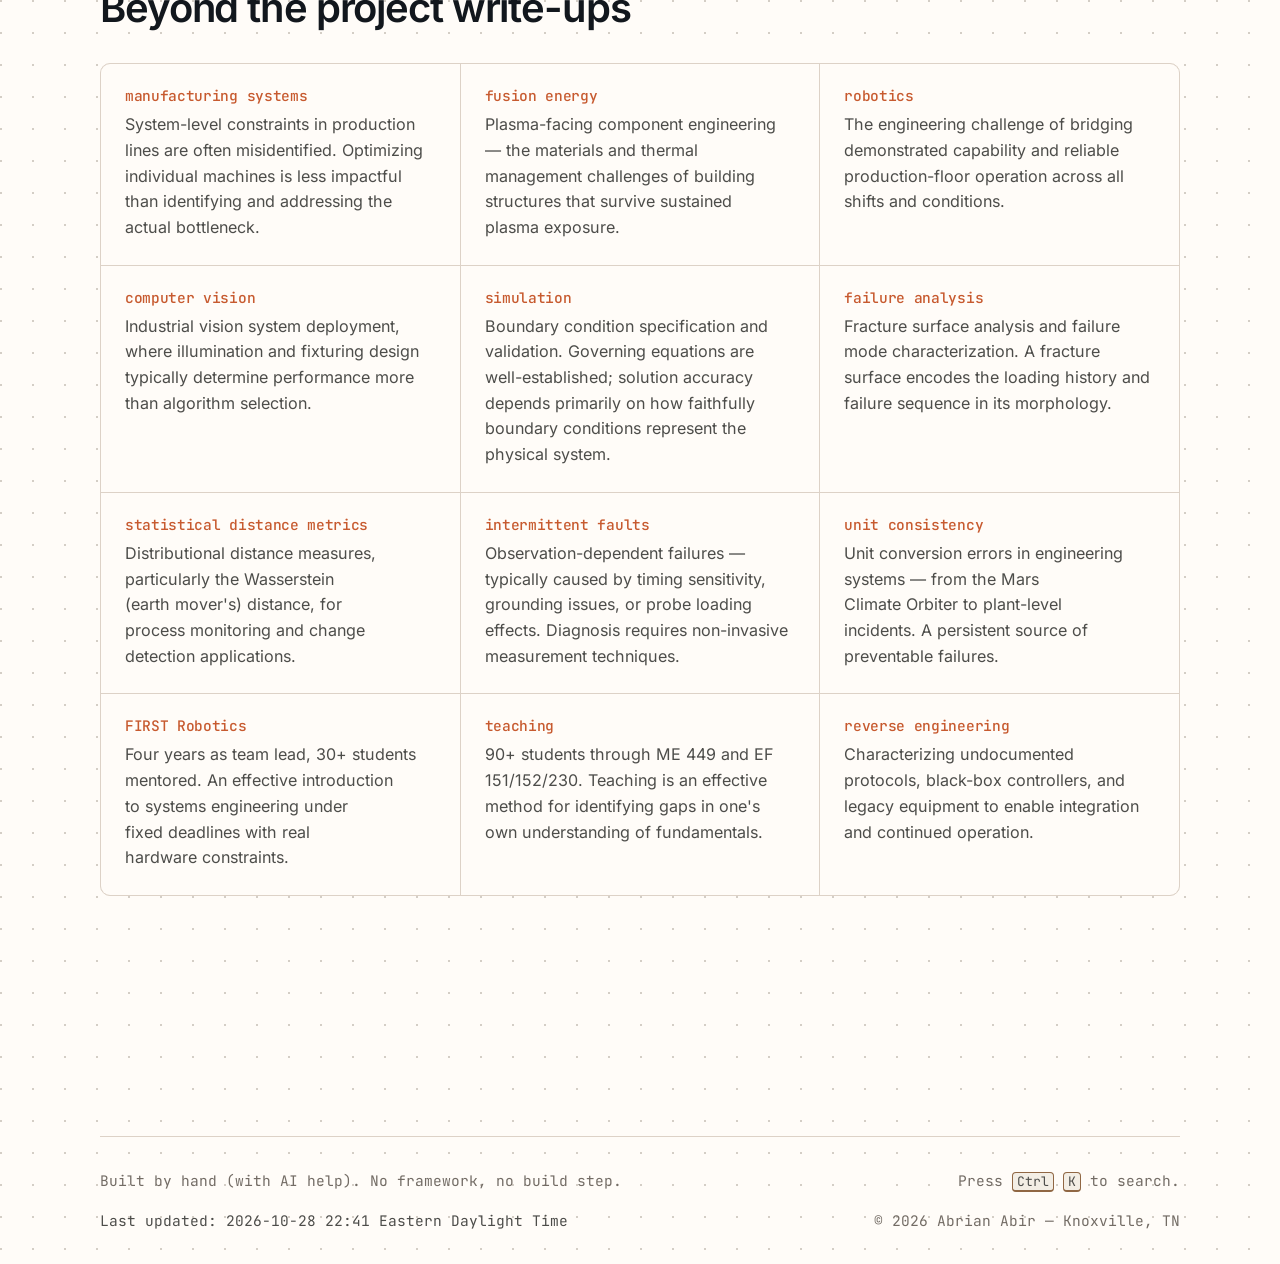
<file: details.html>
<!DOCTYPE html><html lang="en" data-theme="dark"><head><meta charset="utf-8"><meta name="viewport" content="width=device-width, initial-scale=1"><title>Abrian Abir — Credentials & Technical Details</title><meta name="description" content="Extended credentials, technical skills, and areas of interest for Abrian Abir."><meta name="author" content="Abrian Abir"><meta name="theme-color" content="#1a1816"><link rel="canonical" href="https://abrianabir.github.io/details.html"><meta property="og:type" content="website"><meta property="og:url" content="https://abrianabir.github.io/details.html"><meta property="og:title" content="Abrian Abir — Credentials & Technical Details"><meta property="og:description" content="Extended credentials, technical skills, and areas of interest for Abrian Abir."><meta property="og:image" content="https://abrianabir.github.io/assets/img/og/og-home.png"><meta property="og:image:width" content="1200"><meta property="og:image:height" content="630"><meta property="og:image:alt" content="Abrian Abir — credentials and technical details"><meta name="twitter:card" content="summary_large_image"><meta name="google-site-verification" content="NKCbq-IOS7XesMwCIqltudBgdCa_yDA4b-StoMeJ4Jw"/><link rel="icon" type="image/png" sizes="48x48" href="assets/favicon-48.png"><link rel="preload" as="font" type="font/woff2" href="assets/fonts/inter-latin.woff2" crossorigin><link rel="preload" as="font" type="font/woff2" href="assets/fonts/jetbrains-mono-latin.woff2" crossorigin><link rel="stylesheet" href="assets/css/style.min.css?v=5b17054562"><link rel="expect" href="#main" blocking="render"><script>
  (() => { try {
    const s = localStorage.getItem('theme');
    document.documentElement.dataset.theme =
      s || (matchMedia('(prefers-color-scheme: light)').matches ? 'light' : 'dark');
  } catch { document.documentElement.dataset.theme = 'dark'; } })();
</script><script type="speculationrules">
{"prefetch":[{"where":{"selector_matches":".card a, .proj-nav a, .backlink, .pal a"},"eagerness":"moderate"}]}
</script><script>
  if ("serviceWorker" in navigator) {
    addEventListener("load", () => navigator.serviceWorker.register("/sw.js"));
  }
</script><script type="application/ld+json">
{
  "@context": "https://schema.org",
  "@graph": [
    {
      "@type": "Article",
      "@id": "https://abrianabir.github.io/details.html#article",
      "url": "https://abrianabir.github.io/details.html",
      "headline": "Fusion Tokamak Probe Optimization",
      "description": "Automated HEAT \u2192 ANSYS Fluent \u2192 ANSYS Mechanical loop driven by a genetic algorithm to optimize cooling channel geometry for a WEST tokamak reciprocating probe.",
      "dateModified": "2026-10-28T22:41:22-04:00",
      "image": "https://abrianabir.github.io/assets/img/og/og-tokamak-probe.png",
      "author": {
        "@id": "https://abrianabir.github.io/#person"
      },
      "publisher": {
        "@id": "https://abrianabir.github.io/#person"
      },
      "mainEntityOfPage": {
        "@id": "https://abrianabir.github.io/details.html"
      },
      "about": "Oak Ridge National Laboratory",
      "keywords": [
        "HEAT",
        "ANSYS Fluent",
        "ANSYS Mechanical",
        "pyAnsys",
        "PyGAD",
        "Python",
        "CFD",
        "FEA",
        "conjugate heat transfer",
        "topology optimization",
        "GRCop"
      ]
    },
    {
      "@type": "Person",
      "@id": "https://abrianabir.github.io/#person",
      "name": "Abrian Abir",
      "jobTitle": "Applications Engineer for Advanced Manufacturing",
      "url": "https://abrianabir.github.io/",
      "image": "https://abrianabir.github.io/assets/img/portrait.png",
      "worksFor": {
        "@type": "Organization",
        "name": "Oak Ridge National Laboratory"
      },
      "alumniOf": {
        "@type": "CollegeOrUniversity",
        "name": "University of Tennessee, Knoxville"
      },
      "email": "mailto:abrian.inbox@gmail.com",
      "address": {
        "@type": "PostalAddress",
        "addressLocality": "Knoxville",
        "addressRegion": "TN",
        "addressCountry": "US"
      },
      "sameAs": [
        "https://linkedin.com/in/AbrianAbir",
        "https://github.com/AbrianAbir",
        "https://orcid.org/0000-0001-7257-1548",
        "https://scholar.google.com/citations?user=ATV3ekIAAAAJ"
      ],
      "knowsAbout": [
        "Sensor integration",
        "Data acquisition systems",
        "Process monitoring",
        "CFD and FEA",
        "Machine vision",
        "Closed-loop control",
        "Additive manufacturing",
        "Python"
      ]
    },
    {
      "@type": "BreadcrumbList",
      "@id": "https://abrianabir.github.io/details.html#breadcrumbs",
      "itemListElement": [
        {
          "@type": "ListItem",
          "position": 1,
          "name": "Home",
          "item": "https://abrianabir.github.io/"
        },
        {
          "@type": "ListItem",
          "position": 2,
          "name": "Projects",
          "item": "https://abrianabir.github.io/#projects"
        },
        {
          "@type": "ListItem",
          "position": 3,
          "name": "Fusion Tokamak Probe Optimization",
          "item": "https://abrianabir.github.io/details.html"
        }
      ]
    }
  ]
}
</script></head><body><div class="progress" aria-hidden="true"></div><a class="skip" href="#main">Skip to content</a><header class="nav"><div class="nav__inner"><a class="nav__brand" href="index.html">abrian&nbsp;abir</a><nav aria-label="Primary"><ul class="nav__links"><li><a href="index.html#about">about</a></li><li><a href="index.html#projects">projects</a></li><li><a href="index.html#skills">skills</a></li><li><a href="index.html#publications">publications</a></li><li><a href="index.html#contact">contact</a></li></ul></nav><div class="nav__actions"><button class="icon-btn" data-open-palette aria-label="Search (Ctrl K)" title="Search — Ctrl K"><svg viewBox="0 0 24 24" fill="none" stroke="currentColor" stroke-width="2" stroke-linecap="round"><circle cx="11" cy="11" r="7"/><path d="m20 20-3.2-3.2"/></svg></button><button class="icon-btn" id="theme-toggle" aria-label="Switch theme" title="Toggle theme"><svg class="i-sun" viewBox="0 0 24 24" fill="none" stroke="currentColor" stroke-width="2" stroke-linecap="round"><circle cx="12" cy="12" r="4.2"/><path d="M12 2v2M12 20v2M2 12h2M20 12h2M4.9 4.9l1.4 1.4M17.7 17.7l1.4 1.4M19.1 4.9l-1.4 1.4M6.3 17.7l-1.4 1.4"/></svg><svg class="i-moon" viewBox="0 0 24 24" fill="none" stroke="currentColor" stroke-width="2" stroke-linecap="round"><path d="M21 12.8A8.5 8.5 0 1 1 11.2 3a6.6 6.6 0 0 0 9.8 9.8Z"/></svg></button><a class="btn btn--sm nav__resume" target="_blank" rel="noopener" href="resume.pdf" download>resume ↓</a><button class="icon-btn nav__burger" id="nav-toggle" aria-label="Open menu"
aria-expanded="false" aria-controls="nav-mobile"><span class="i-open"><svg viewBox="0 0 24 24" fill="none" stroke="currentColor" stroke-width="2" stroke-linecap="round"><path d="M4 7h16M4 12h16M4 17h16"/></svg></span><span class="i-close"><svg viewBox="0 0 24 24" fill="none" stroke="currentColor" stroke-width="2" stroke-linecap="round"><path d="M6 6l12 12M18 6L6 18"/></svg></span></button></div></div><div class="nav__mobile" id="nav-mobile" hidden><nav aria-label="Mobile"><ul><li><a href="index.html#about">about</a></li><li><a href="index.html#projects">projects</a></li><li><a href="index.html#skills">skills</a></li><li><a href="index.html#publications">publications</a></li><li><a href="index.html#philosophy">philosophy</a></li><li><a href="index.html#interests">interests</a></li><li><a href="index.html#contact">contact</a></li></ul></nav><a class="btn btn--primary nav__mobile-cta" target="_blank" rel="noopener" href="resume.pdf" download>Download resume (PDF)</a></div></header><main id="main"><div class="wrap details-page"><a class="backlink" href="index.html">← back to portfolio</a><h1>Credentials & technical details</h1><p class="details-lede">The homepage keeps the signal focused. This page preserves the complete technical background, academic record, and wider interests.</p><section id="full-skills"><h2 class="sec-label reveal">full technical record</h2><div class="sec-head"><h3>Complete credentials and skills</h3></div><div class="skills"><div class="skillgroup reveal"><h4>Credentials & academic record</h4><ul><li class="tag">E.I.T. — TN, 2025</li><li class="tag">CSWA — 2023</li><li class="tag">Order of the Engineer</li><li class="tag">M.S. Mechanical Engineering, UTK — 4.00 GPA</li><li class="tag">B.S. Mechanical Engineering + CS minor, UTK — 3.99 GPA, Summa Cum Laude</li><li class="tag">1794 Honors Scholar · Outstanding Senior & Junior in Mechanical Engineering</li><li class="tag">AI Foundations & Applied AI Foundations (OpenAI Academy, 2026)</li><li class="tag">Lockout/Tagout (Authorized) · Level 3 Safety Observer</li><li class="tag">Electronics Foundations: Basic Circuits · 5M1E Change Management</li><li class="tag">Service: Robert H. Leonard Service to Humanity Award (Optimist Club of Knoxville) · Habitat for Humanity · Keep Knoxville Beautiful</li><li class="tag">Languages: English & Bengali (native/bilingual), Spanish (limited working)</li></ul></div><div class="skillgroup reveal"><h4>Additional tools & methods</h4><ul><li class="tag">conjugate heat transfer</li><li class="tag">HEAT (plasma heat flux)</li><li class="tag">thermal-mechanical modeling</li><li class="tag">MATLAB</li><li class="tag">real-time sensor feedback</li><li class="tag">stepper & motor control</li><li class="tag">process control standards</li><li class="tag">capacity studies</li><li class="tag">SOLIDWORKS (CSWA)</li><li class="tag">Fusion 360</li><li class="tag">CNC milling</li><li class="tag">distributional metrics</li><li class="tag">failure signature analysis</li><li class="tag">peer-reviewed publication</li><li class="tag">project lifecycle management</li><li class="tag">curriculum development</li></ul></div></div></section><section id="full-interests"><h2 class="sec-label reveal">areas of technical interest</h2><div class="sec-head"><h3>Beyond the project write-ups</h3></div><div class="interests reveal"><div><h4>manufacturing systems</h4><p>System-level constraints in production lines are often misidentified. Optimizing individual machines is less impactful than identifying and addressing the actual bottleneck.</p></div><div><h4>fusion energy</h4><p>Plasma-facing component engineering — the materials and thermal management challenges of building structures that survive sustained plasma exposure.</p></div><div><h4>robotics</h4><p>The engineering challenge of bridging demonstrated capability and reliable production-floor operation across all shifts and conditions.</p></div><div><h4>computer vision</h4><p>Industrial vision system deployment, where illumination and fixturing design typically determine performance more than algorithm selection.</p></div><div><h4>simulation</h4><p>Boundary condition specification and validation. Governing equations are well-established; solution accuracy depends primarily on how faithfully boundary conditions represent the physical system.</p></div><div><h4>failure analysis</h4><p>Fracture surface analysis and failure mode characterization. A fracture surface encodes the loading history and failure sequence in its morphology.</p></div><div><h4>statistical distance metrics</h4><p>Distributional distance measures, particularly the Wasserstein (earth mover's) distance, for process monitoring and change detection applications.</p></div><div><h4>intermittent faults</h4><p>Observation-dependent failures — typically caused by timing sensitivity, grounding issues, or probe loading effects. Diagnosis requires non-invasive measurement techniques.</p></div><div><h4>unit consistency</h4><p>Unit conversion errors in engineering systems — from the Mars Climate Orbiter to plant-level incidents. A persistent source of preventable failures.</p></div><div><h4>FIRST Robotics</h4><p>Four years as team lead, 30+ students mentored. An effective introduction to systems engineering under fixed deadlines with real hardware constraints.</p></div><div><h4>teaching</h4><p>90+ students through ME 449 and EF 151/152/230. Teaching is an effective method for identifying gaps in one's own understanding of fundamentals.</p></div><div><h4>reverse engineering</h4><p>Characterizing undocumented protocols, black-box controllers, and legacy equipment to enable integration and continued operation.</p></div></div></section></div></main><footer class="footer wrap"><span>Built by hand (with AI help). No framework, no build step.</span>
<span>Press <kbd>Ctrl</kbd>&nbsp;<kbd>K</kbd> to search.</span>
<time class="footer__updated" datetime="2026-10-28T22:41:22-04:00">Last updated: 2026-10-28 22:41 Eastern Daylight Time</time>
<span>© <span id="yr">2026</span> Abrian Abir — Knoxville, TN</span></footer><dialog class="pal" id="palette" aria-label="Site search"><div class="pal__box"><input id="palette-input" type="text" placeholder="jump to…" autocomplete="off" spellcheck="false" aria-label="Search the site"><ul id="palette-list"><li><a href="index.html#about">About<span>section</span></a></li><li><a href="index.html#projects">Projects<span>section</span></a></li><li><a href="index.html#skills">Skills<span>section</span></a></li><li><a href="index.html#publications">Publications<span>section</span></a></li><li><a href="index.html#philosophy">Philosophy<span>section</span></a></li><li><a href="index.html#interests">Interests<span>section</span></a></li><li><a href="index.html#contact">Contact<span>section</span></a></li><li><a href="index.html#philosophy">Engineering Philosophy<span>section</span></a></li><li><a href="index.html#interests">Things I Find Interesting<span>section</span></a></li><li><a href="projects/tokamak-probe.html">Fusion Tokamak Probe Optimization<span>project</span></a></li><li><a href="projects/afsd-monitoring.html">AFSD Process Monitoring Research<span>project</span></a></li><li><a href="projects/fuel-failure.html">Nuclear Fuel Failure Prediction<span>project</span></a></li><li><a href="projects/film-separator.html">Automated Film Separation System<span>project</span></a></li><li><a href="projects/machine-vision.html">Machine Vision Material Characterization<span>project</span></a></li><li><a href="resume.pdf">Download resume<span>pdf</span></a></li><li><a href="mailto:abrian.inbox@gmail.com">Email Abrian<span>mailto</span></a></li><li><a href="https://github.com/AbrianAbir">GitHub<span>external</span></a></li><li><a href="https://linkedin.com/in/AbrianAbir">LinkedIn<span>external</span></a></li></ul><p class="pal__foot"><kbd>↑</kbd><kbd>↓</kbd> navigate · <kbd>↵</kbd> open · <kbd>esc</kbd> or click outside to close</p></div></dialog><script src="assets/js/main.min.js?v=5c745a7a80" defer></script></body></html>
</file>
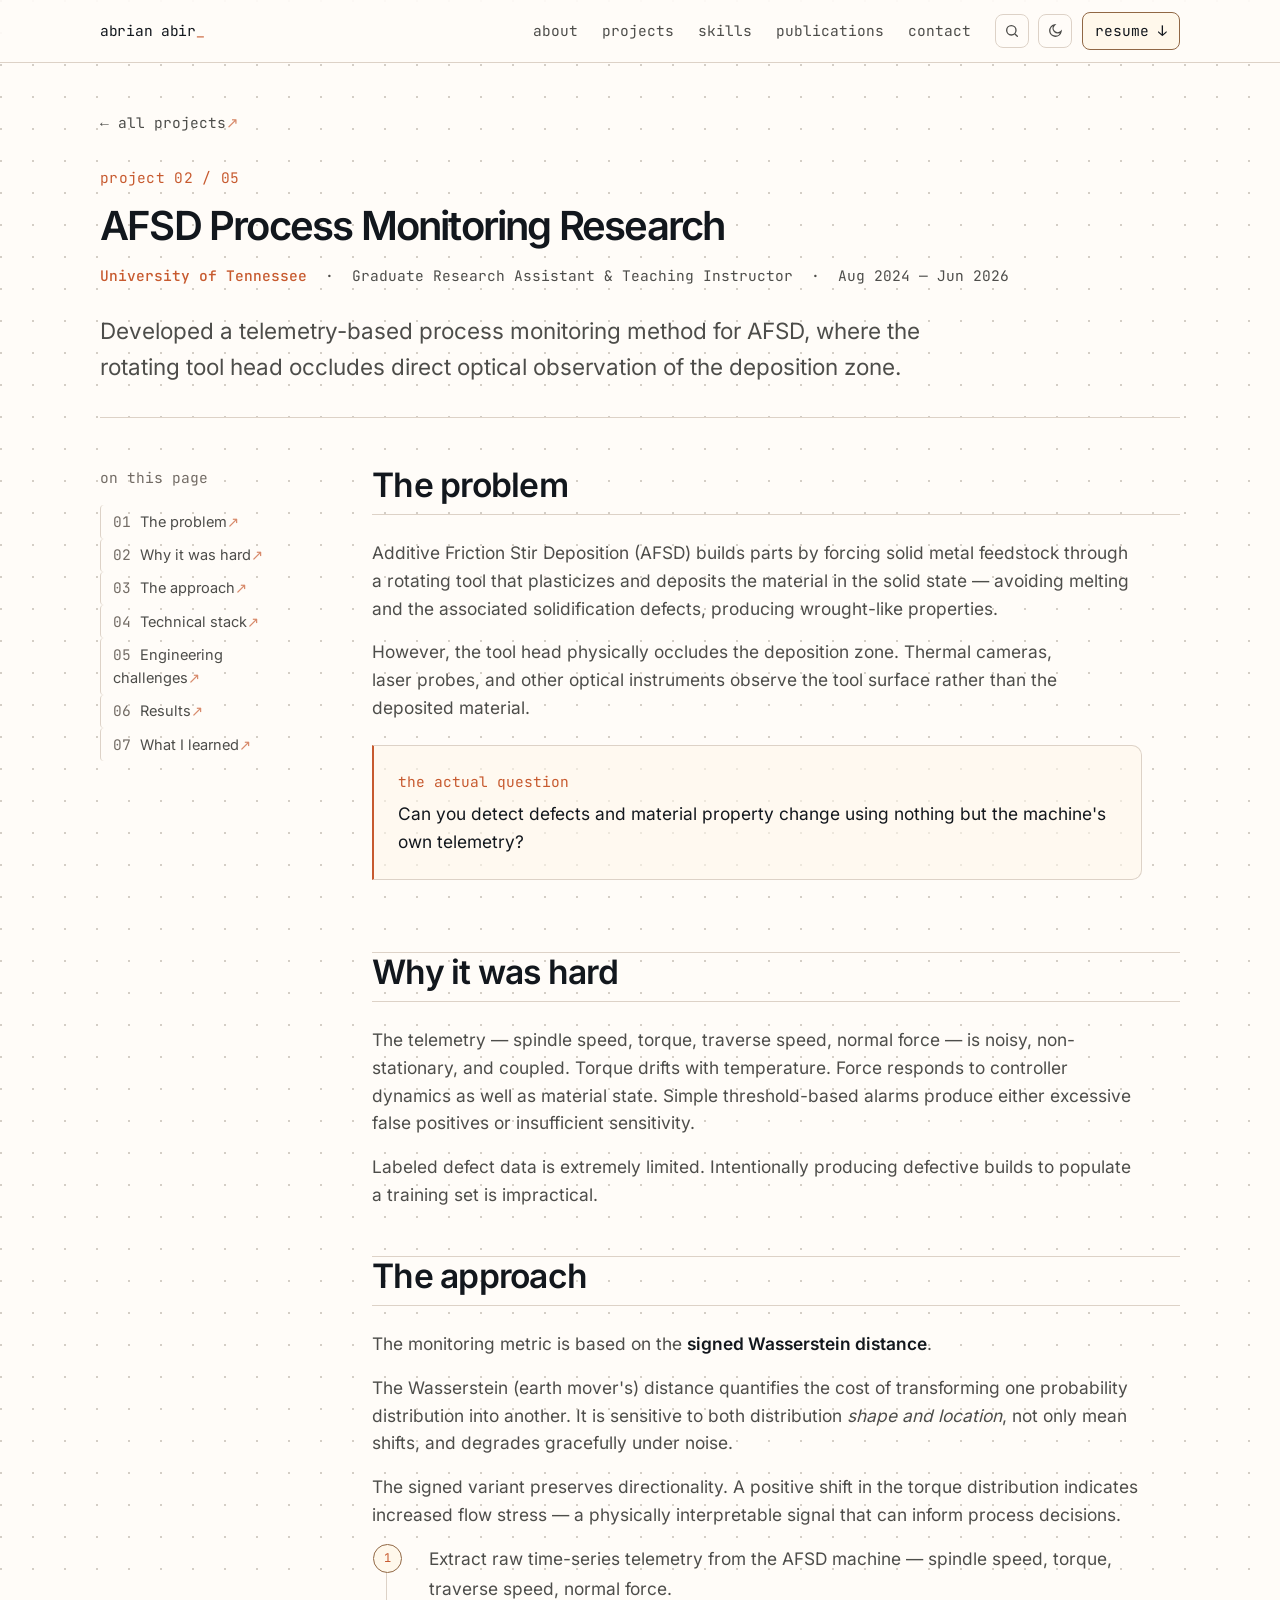
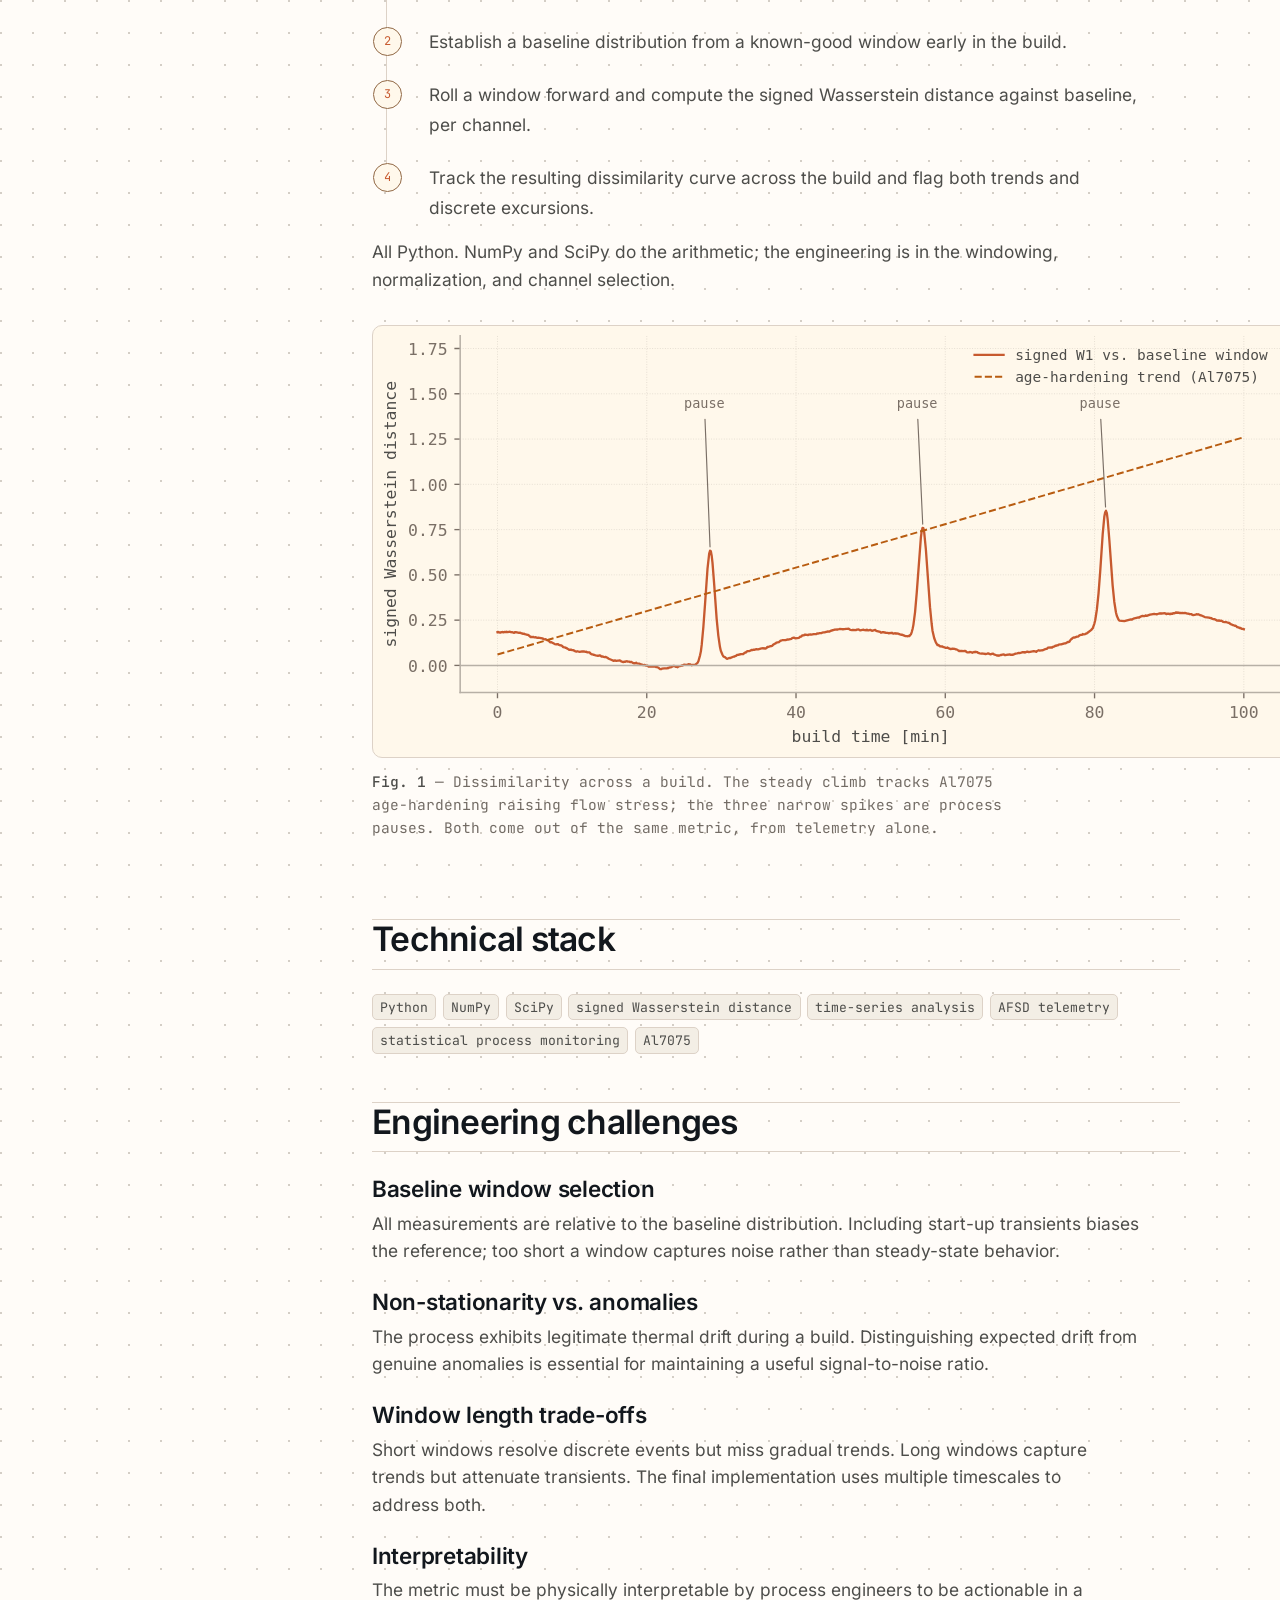
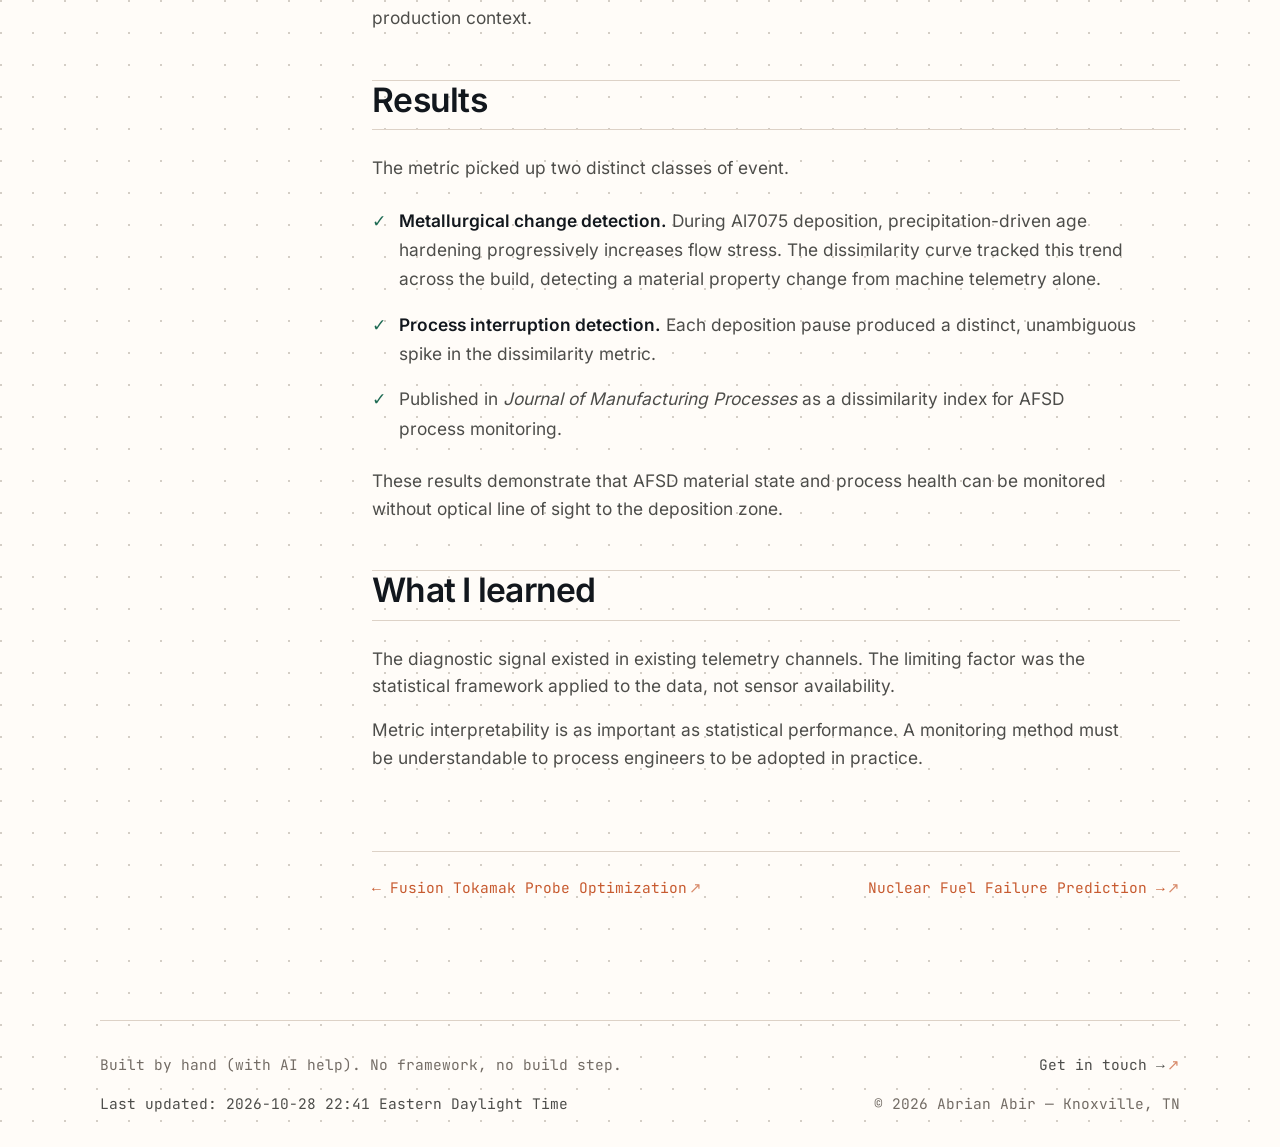
<file: projects/afsd-monitoring.html>
<!DOCTYPE html><html lang="en" data-theme="dark"><head><meta charset="utf-8"><meta name="viewport" content="width=device-width, initial-scale=1"><title>AFSD Process Monitoring Research — Abrian Abir</title><meta name="description" content="In-situ defect detection for additive friction stir deposition using the signed Wasserstein distance on raw machine telemetry — no optical access required."><meta name="author" content="Abrian Abir"><meta name="theme-color" content="#1a1816"><link rel="canonical" href="https://abrianabir.github.io/projects/afsd-monitoring.html"><meta property="og:type" content="article"><meta property="og:url" content="https://abrianabir.github.io/projects/afsd-monitoring.html"><meta property="og:title" content="AFSD Process Monitoring Research — Abrian Abir"><meta property="og:description" content="In-situ defect detection for additive friction stir deposition using the signed Wasserstein distance on raw machine telemetry — no optical access required."><meta property="og:image" content="https://abrianabir.github.io/assets/img/og/og-afsd-monitoring.png"><meta property="og:image:width" content="1200"><meta property="og:image:height" content="630"><meta property="og:image:alt" content="AFSD Process Monitoring Research — UTK · TN-MADE"><meta name="twitter:card" content="summary_large_image"><meta name="google-site-verification" content="NKCbq-IOS7XesMwCIqltudBgdCa_yDA4b-StoMeJ4Jw"/><link rel="icon" type="image/png" sizes="48x48" href="../assets/favicon-48.png"><link rel="preload" as="font" type="font/woff2" href="../assets/fonts/inter-latin.woff2" crossorigin><link rel="preload" as="font" type="font/woff2" href="../assets/fonts/jetbrains-mono-latin.woff2" crossorigin><link rel="stylesheet" href="../assets/css/style.min.css?v=5b17054562"><link rel="expect" href="#main" blocking="render"><script>
  (() => { try {
    const s = localStorage.getItem('theme');
    document.documentElement.dataset.theme =
      s || (matchMedia('(prefers-color-scheme: light)').matches ? 'light' : 'dark');
  } catch { document.documentElement.dataset.theme = 'dark'; } })();
</script><script type="speculationrules">
{"prefetch":[{"where":{"selector_matches":".card a, .proj-nav a, .backlink, .pal a"},"eagerness":"moderate"}]}
</script><script>
  if ("serviceWorker" in navigator) {
    addEventListener("load", () => navigator.serviceWorker.register("/sw.js"));
  }
</script><script type="application/ld+json">
{
  "@context": "https://schema.org",
  "@graph": [
    {
      "@type": "Article",
      "@id": "https://abrianabir.github.io/projects/afsd-monitoring.html#article",
      "url": "https://abrianabir.github.io/projects/afsd-monitoring.html",
      "headline": "AFSD Process Monitoring Research",
      "description": "In-situ defect detection for additive friction stir deposition using the signed Wasserstein distance on raw machine telemetry \u2014 no optical access required.",
      "dateModified": "2026-10-28T22:41:22-04:00",
      "image": "https://abrianabir.github.io/assets/img/og/og-afsd-monitoring.png",
      "author": {
        "@id": "https://abrianabir.github.io/#person"
      },
      "publisher": {
        "@id": "https://abrianabir.github.io/#person"
      },
      "mainEntityOfPage": {
        "@id": "https://abrianabir.github.io/projects/afsd-monitoring.html"
      },
      "about": "University of Tennessee",
      "keywords": [
        "Python",
        "NumPy",
        "SciPy",
        "signed Wasserstein distance",
        "time-series analysis",
        "AFSD telemetry",
        "statistical process monitoring",
        "Al7075"
      ]
    },
    {
      "@type": "Person",
      "@id": "https://abrianabir.github.io/#person",
      "name": "Abrian Abir",
      "jobTitle": "Applications Engineer for Advanced Manufacturing",
      "url": "https://abrianabir.github.io/",
      "image": "https://abrianabir.github.io/assets/img/portrait.png",
      "worksFor": {
        "@type": "Organization",
        "name": "Oak Ridge National Laboratory"
      },
      "alumniOf": {
        "@type": "CollegeOrUniversity",
        "name": "University of Tennessee, Knoxville"
      },
      "email": "mailto:abrian.inbox@gmail.com",
      "address": {
        "@type": "PostalAddress",
        "addressLocality": "Knoxville",
        "addressRegion": "TN",
        "addressCountry": "US"
      },
      "sameAs": [
        "https://linkedin.com/in/AbrianAbir",
        "https://github.com/AbrianAbir",
        "https://orcid.org/0000-0001-7257-1548",
        "https://scholar.google.com/citations?user=ATV3ekIAAAAJ"
      ],
      "knowsAbout": [
        "Sensor integration",
        "Data acquisition systems",
        "Process monitoring",
        "CFD and FEA",
        "Machine vision",
        "Closed-loop control",
        "Additive manufacturing",
        "Python"
      ]
    },
    {
      "@type": "BreadcrumbList",
      "@id": "https://abrianabir.github.io/projects/afsd-monitoring.html#breadcrumbs",
      "itemListElement": [
        {
          "@type": "ListItem",
          "position": 1,
          "name": "Home",
          "item": "https://abrianabir.github.io/"
        },
        {
          "@type": "ListItem",
          "position": 2,
          "name": "Projects",
          "item": "https://abrianabir.github.io/#projects"
        },
        {
          "@type": "ListItem",
          "position": 3,
          "name": "AFSD Process Monitoring Research",
          "item": "https://abrianabir.github.io/projects/afsd-monitoring.html"
        }
      ]
    }
  ]
}
</script></head><body><div class="progress" aria-hidden="true"></div><a class="skip" href="#main">Skip to content</a><header class="nav"><div class="nav__inner"><a class="nav__brand" href="../index.html">abrian&nbsp;abir</a><nav aria-label="Primary"><ul class="nav__links"><li><a href="../index.html#about">about</a></li><li><a href="../index.html#projects">projects</a></li><li><a href="../index.html#skills">skills</a></li><li><a href="../index.html#publications">publications</a></li><li><a href="../index.html#contact">contact</a></li></ul></nav><div class="nav__actions"><button class="icon-btn" data-open-palette aria-label="Search (Ctrl K)" title="Search — Ctrl K"><svg viewBox="0 0 24 24" fill="none" stroke="currentColor" stroke-width="2" stroke-linecap="round"><circle cx="11" cy="11" r="7"/><path d="m20 20-3.2-3.2"/></svg></button><button class="icon-btn" id="theme-toggle" aria-label="Switch theme" title="Toggle theme"><svg class="i-sun" viewBox="0 0 24 24" fill="none" stroke="currentColor" stroke-width="2" stroke-linecap="round"><circle cx="12" cy="12" r="4.2"/><path d="M12 2v2M12 20v2M2 12h2M20 12h2M4.9 4.9l1.4 1.4M17.7 17.7l1.4 1.4M19.1 4.9l-1.4 1.4M6.3 17.7l-1.4 1.4"/></svg><svg class="i-moon" viewBox="0 0 24 24" fill="none" stroke="currentColor" stroke-width="2" stroke-linecap="round"><path d="M21 12.8A8.5 8.5 0 1 1 11.2 3a6.6 6.6 0 0 0 9.8 9.8Z"/></svg></button><a class="btn btn--sm nav__resume" target="_blank" rel="noopener" href="../resume.pdf" download>resume ↓</a><button class="icon-btn nav__burger" id="nav-toggle" aria-label="Open menu"
aria-expanded="false" aria-controls="nav-mobile"><span class="i-open"><svg viewBox="0 0 24 24" fill="none" stroke="currentColor" stroke-width="2" stroke-linecap="round"><path d="M4 7h16M4 12h16M4 17h16"/></svg></span><span class="i-close"><svg viewBox="0 0 24 24" fill="none" stroke="currentColor" stroke-width="2" stroke-linecap="round"><path d="M6 6l12 12M18 6L6 18"/></svg></span></button></div></div><div class="nav__mobile" id="nav-mobile" hidden><nav aria-label="Mobile"><ul><li><a href="../index.html#about">about</a></li><li><a href="../index.html#projects">projects</a></li><li><a href="../index.html#skills">skills</a></li><li><a href="../index.html#publications">publications</a></li><li><a href="../index.html#philosophy">philosophy</a></li><li><a href="../index.html#interests">interests</a></li><li><a href="../index.html#contact">contact</a></li></ul></nav><a class="btn btn--primary nav__mobile-cta" target="_blank" rel="noopener" href="../resume.pdf" download>Download resume (PDF)</a></div></header><main id="main"><div class="wrap proj-hero" data-slug="afsd-monitoring"><a class="backlink" href="../index.html#projects">← all projects</a><p class="eyebrow">project 02 / 05</p><h1 class="vt-title">AFSD Process Monitoring Research</h1><p class="meta"><b>University of Tennessee</b> &nbsp;·&nbsp; Graduate Research Assistant & Teaching Instructor &nbsp;·&nbsp; Aug 2024 — Jun 2026</p><p class="lede">Developed a telemetry-based process monitoring method for AFSD, where the rotating tool head occludes direct optical observation of the deposition zone.</p></div><div class="wrap proj-layout"><aside class="toc" aria-label="On this page"><p>on this page</p><ol><li><a href="#problem">The problem</a></li><li><a href="#hard">Why it was hard</a></li><li><a href="#approach">The approach</a></li><li><a href="#stack">Technical stack</a></li><li><a href="#challenges">Engineering challenges</a></li><li><a href="#results">Results</a></li><li><a href="#learned">What I learned</a></li></ol></aside><article class="proj-body"><section id="problem"><h2>The problem</h2><p>Additive Friction Stir Deposition (AFSD) builds parts by forcing solid metal feedstock through a rotating tool that plasticizes and deposits the material in the solid state — avoiding melting and the associated solidification defects, producing wrought-like properties.</p><p>However, the tool head physically occludes the deposition zone. Thermal cameras, laser probes, and other optical instruments observe the tool surface rather than the deposited material.</p><div class="callout"><span class="lbl">the actual question</span><p>Can you detect defects and material property change using nothing but the machine's own telemetry?</p></div></section><section id="hard"><h2>Why it was hard</h2><p>The telemetry — spindle speed, torque, traverse speed, normal force — is noisy, non-stationary, and coupled. Torque drifts with temperature. Force responds to controller dynamics as well as material state. Simple threshold-based alarms produce either excessive false positives or insufficient sensitivity.</p><p>Labeled defect data is extremely limited. Intentionally producing defective builds to populate a training set is impractical.</p></section><section id="approach"><h2>The approach</h2><p>The monitoring metric is based on the <strong>signed Wasserstein distance</strong>.</p><p>The Wasserstein (earth mover's) distance quantifies the cost of transforming one probability distribution into another. It is sensitive to both distribution <em>shape and location</em>, not only mean shifts, and degrades gracefully under noise.</p><p>The signed variant preserves directionality. A positive shift in the torque distribution indicates increased flow stress — a physically interpretable signal that can inform process decisions.</p><ol class="pipeline"><li><span>Extract raw time-series telemetry from the AFSD machine — spindle speed, torque, traverse speed, normal force.</span></li><li><span>Establish a baseline distribution from a known-good window early in the build.</span></li><li><span>Roll a window forward and compute the signed Wasserstein distance against baseline, per channel.</span></li><li><span>Track the resulting dissimilarity curve across the build and flag both trends and discrete excursions.</span></li></ol><p>All Python. NumPy and SciPy do the arithmetic; the engineering is in the windowing, normalization, and channel selection.</p><figure><img src="../assets/img/fig-afsd-dissimilarity.svg" alt="Signed Wasserstein distance plotted against build time. The curve trends steadily upward, with three sharp narrow spikes annotated as process pauses."
width="475" height="223" loading="lazy" decoding="async"><figcaption><b>Fig. 1</b> — Dissimilarity across a build. The steady climb tracks Al7075 age-hardening raising flow stress; the three narrow spikes are process pauses. Both come out of the same metric, from telemetry alone.</figcaption></figure></section><section id="stack"><h2>Technical stack</h2><div class="stack-grid"><span class="tag">Python</span><span class="tag">NumPy</span><span class="tag">SciPy</span><span class="tag">signed Wasserstein distance</span><span class="tag">time-series analysis</span><span class="tag">AFSD telemetry</span><span class="tag">statistical process monitoring</span><span class="tag">Al7075</span></div></section><section id="challenges"><h2>Engineering challenges</h2><h3>Baseline window selection</h3><p>All measurements are relative to the baseline distribution. Including start-up transients biases the reference; too short a window captures noise rather than steady-state behavior.</p><h3>Non-stationarity vs. anomalies</h3><p>The process exhibits legitimate thermal drift during a build. Distinguishing expected drift from genuine anomalies is essential for maintaining a useful signal-to-noise ratio.</p><h3>Window length trade-offs</h3><p>Short windows resolve discrete events but miss gradual trends. Long windows capture trends but attenuate transients. The final implementation uses multiple timescales to address both.</p><h3>Interpretability</h3><p>The metric must be physically interpretable by process engineers to be actionable in a production context.</p></section><section id="results"><h2>Results</h2><p>The metric picked up two distinct classes of event.</p><ul class="results"><li><span><strong>Metallurgical change detection.</strong> During Al7075 deposition, precipitation-driven age hardening progressively increases flow stress. The dissimilarity curve tracked this trend across the build, detecting a material property change from machine telemetry alone.</span></li><li><span><strong>Process interruption detection.</strong> Each deposition pause produced a distinct, unambiguous spike in the dissimilarity metric.</span></li><li><span>Published in <em>Journal of Manufacturing Processes</em> as a dissimilarity index for AFSD process monitoring.</span></li></ul><p>These results demonstrate that AFSD material state and process health can be monitored without optical line of sight to the deposition zone.</p></section><section id="learned"><h2>What I learned</h2><p>The diagnostic signal existed in existing telemetry channels. The limiting factor was the statistical framework applied to the data, not sensor availability.</p><p>Metric interpretability is as important as statistical performance. A monitoring method must be understandable to process engineers to be adopted in practice.</p></section><nav class="proj-nav" aria-label="Project navigation"><a href="tokamak-probe.html">← Fusion Tokamak Probe Optimization</a>
<a href="fuel-failure.html">Nuclear Fuel Failure Prediction →</a></nav></article></div></main><footer class="footer wrap"><span>Built by hand (with AI help). No framework, no build step.</span>
<span><a href="../index.html#contact">Get in touch →</a></span>
<time class="footer__updated" datetime="2026-10-28T22:41:22-04:00">Last updated: 2026-10-28 22:41 Eastern Daylight Time</time>
<span>© <span id="yr">2026</span> Abrian Abir — Knoxville, TN</span></footer><dialog class="pal" id="palette" aria-label="Site search"><div class="pal__box"><input id="palette-input" type="text" placeholder="jump to…" autocomplete="off" spellcheck="false" aria-label="Search the site"><ul id="palette-list"><li><a href="../index.html#about">About<span>section</span></a></li><li><a href="../index.html#projects">Projects<span>section</span></a></li><li><a href="../index.html#skills">Skills<span>section</span></a></li><li><a href="../index.html#publications">Publications<span>section</span></a></li><li><a href="../index.html#philosophy">Philosophy<span>section</span></a></li><li><a href="../index.html#interests">Interests<span>section</span></a></li><li><a href="../index.html#contact">Contact<span>section</span></a></li><li><a href="../index.html#philosophy">Engineering Philosophy<span>section</span></a></li><li><a href="../index.html#interests">Things I Find Interesting<span>section</span></a></li><li><a href="tokamak-probe.html">Fusion Tokamak Probe Optimization<span>project</span></a></li><li><a href="afsd-monitoring.html">AFSD Process Monitoring Research<span>project</span></a></li><li><a href="fuel-failure.html">Nuclear Fuel Failure Prediction<span>project</span></a></li><li><a href="film-separator.html">Automated Film Separation System<span>project</span></a></li><li><a href="machine-vision.html">Machine Vision Material Characterization<span>project</span></a></li><li><a href="../resume.pdf">Download resume<span>pdf</span></a></li><li><a href="mailto:abrian.inbox@gmail.com">Email Abrian<span>mailto</span></a></li><li><a href="https://github.com/AbrianAbir">GitHub<span>external</span></a></li><li><a href="https://linkedin.com/in/AbrianAbir">LinkedIn<span>external</span></a></li></ul><p class="pal__foot"><kbd>↑</kbd><kbd>↓</kbd> navigate · <kbd>↵</kbd> open · <kbd>esc</kbd> or click outside to close</p></div></dialog><script src="../assets/js/main.min.js?v=5c745a7a80" defer></script></body></html>
</file>
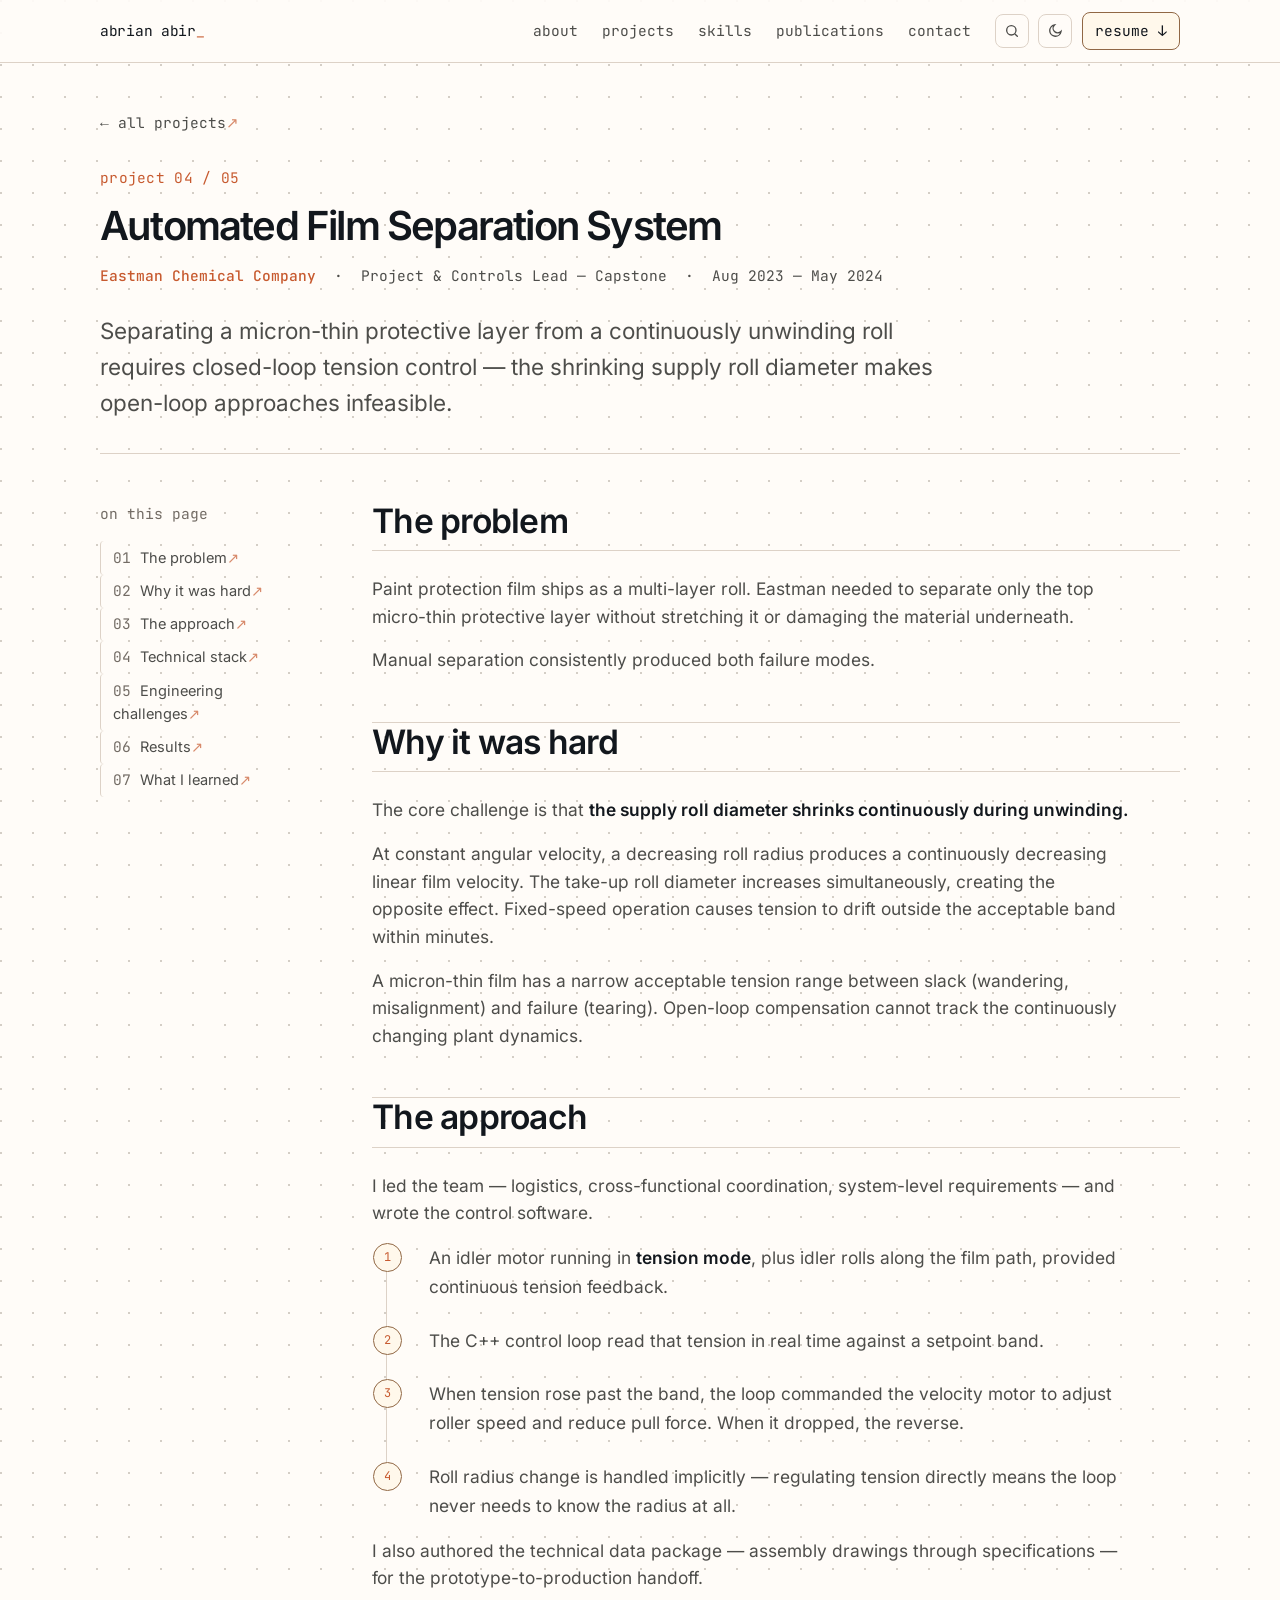
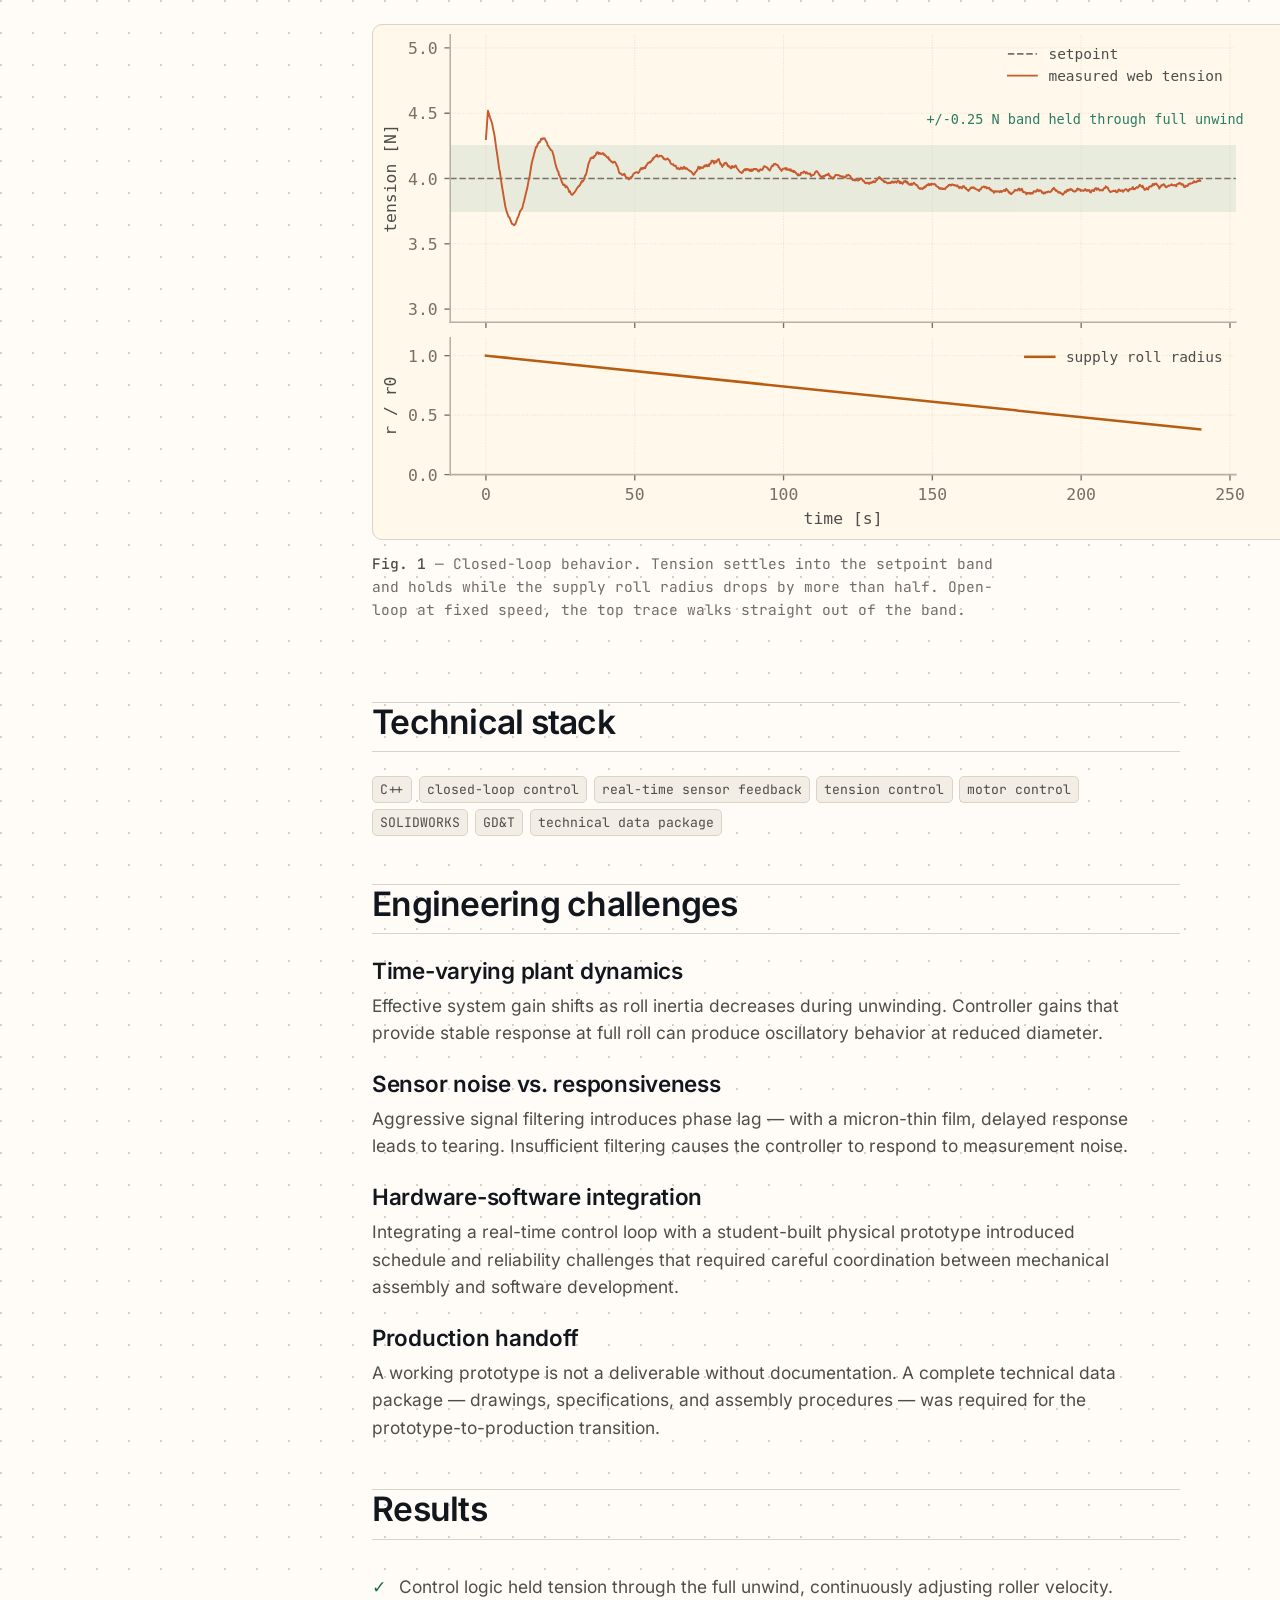
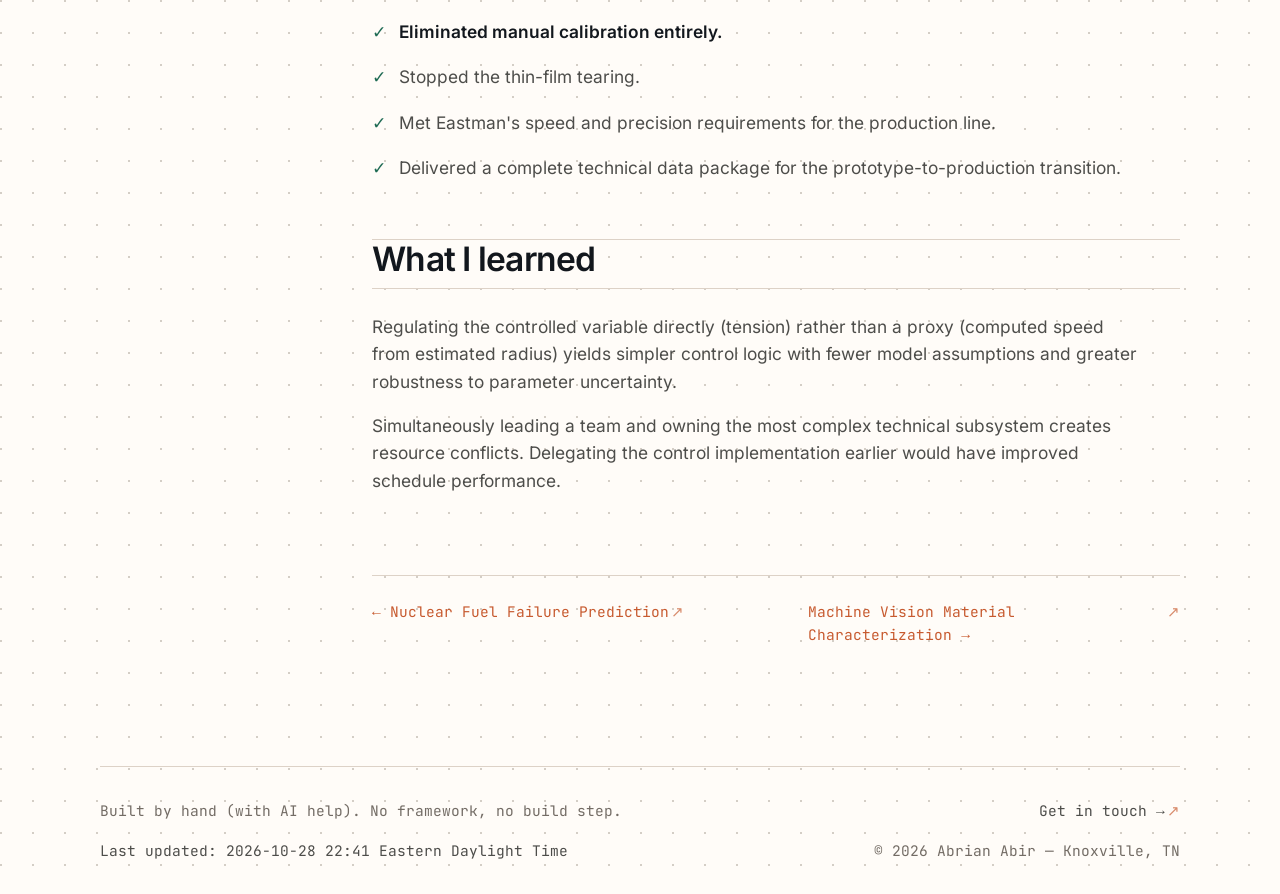
<file: projects/film-separator.html>
<!DOCTYPE html><html lang="en" data-theme="dark"><head><meta charset="utf-8"><meta name="viewport" content="width=device-width, initial-scale=1"><title>Automated Film Separation System — Abrian Abir</title><meta name="description" content="C++ closed-loop tension control for separating a micron-thin protective layer from paint protection film on a continuously shrinking supply roll."><meta name="author" content="Abrian Abir"><meta name="theme-color" content="#1a1816"><link rel="canonical" href="https://abrianabir.github.io/projects/film-separator.html"><meta property="og:type" content="article"><meta property="og:url" content="https://abrianabir.github.io/projects/film-separator.html"><meta property="og:title" content="Automated Film Separation System — Abrian Abir"><meta property="og:description" content="C++ closed-loop tension control for separating a micron-thin protective layer from paint protection film on a continuously shrinking supply roll."><meta property="og:image" content="https://abrianabir.github.io/assets/img/og/og-film-separator.png"><meta property="og:image:width" content="1200"><meta property="og:image:height" content="630"><meta property="og:image:alt" content="Automated Film Separation System — Eastman Chemical"><meta name="twitter:card" content="summary_large_image"><meta name="google-site-verification" content="NKCbq-IOS7XesMwCIqltudBgdCa_yDA4b-StoMeJ4Jw"/><link rel="icon" type="image/png" sizes="48x48" href="../assets/favicon-48.png"><link rel="preload" as="font" type="font/woff2" href="../assets/fonts/inter-latin.woff2" crossorigin><link rel="preload" as="font" type="font/woff2" href="../assets/fonts/jetbrains-mono-latin.woff2" crossorigin><link rel="stylesheet" href="../assets/css/style.min.css?v=5b17054562"><link rel="expect" href="#main" blocking="render"><script>
  (() => { try {
    const s = localStorage.getItem('theme');
    document.documentElement.dataset.theme =
      s || (matchMedia('(prefers-color-scheme: light)').matches ? 'light' : 'dark');
  } catch { document.documentElement.dataset.theme = 'dark'; } })();
</script><script type="speculationrules">
{"prefetch":[{"where":{"selector_matches":".card a, .proj-nav a, .backlink, .pal a"},"eagerness":"moderate"}]}
</script><script>
  if ("serviceWorker" in navigator) {
    addEventListener("load", () => navigator.serviceWorker.register("/sw.js"));
  }
</script><script type="application/ld+json">
{
  "@context": "https://schema.org",
  "@graph": [
    {
      "@type": "Article",
      "@id": "https://abrianabir.github.io/projects/film-separator.html#article",
      "url": "https://abrianabir.github.io/projects/film-separator.html",
      "headline": "Automated Film Separation System",
      "description": "C++ closed-loop tension control for separating a micron-thin protective layer from paint protection film on a continuously shrinking supply roll.",
      "dateModified": "2026-10-28T22:41:22-04:00",
      "image": "https://abrianabir.github.io/assets/img/og/og-film-separator.png",
      "author": {
        "@id": "https://abrianabir.github.io/#person"
      },
      "publisher": {
        "@id": "https://abrianabir.github.io/#person"
      },
      "mainEntityOfPage": {
        "@id": "https://abrianabir.github.io/projects/film-separator.html"
      },
      "about": "Eastman Chemical Company",
      "keywords": [
        "C++",
        "closed-loop control",
        "real-time sensor feedback",
        "tension control",
        "motor control",
        "SOLIDWORKS",
        "GD&T",
        "technical data package"
      ]
    },
    {
      "@type": "Person",
      "@id": "https://abrianabir.github.io/#person",
      "name": "Abrian Abir",
      "jobTitle": "Applications Engineer for Advanced Manufacturing",
      "url": "https://abrianabir.github.io/",
      "image": "https://abrianabir.github.io/assets/img/portrait.png",
      "worksFor": {
        "@type": "Organization",
        "name": "Oak Ridge National Laboratory"
      },
      "alumniOf": {
        "@type": "CollegeOrUniversity",
        "name": "University of Tennessee, Knoxville"
      },
      "email": "mailto:abrian.inbox@gmail.com",
      "address": {
        "@type": "PostalAddress",
        "addressLocality": "Knoxville",
        "addressRegion": "TN",
        "addressCountry": "US"
      },
      "sameAs": [
        "https://linkedin.com/in/AbrianAbir",
        "https://github.com/AbrianAbir",
        "https://orcid.org/0000-0001-7257-1548",
        "https://scholar.google.com/citations?user=ATV3ekIAAAAJ"
      ],
      "knowsAbout": [
        "Sensor integration",
        "Data acquisition systems",
        "Process monitoring",
        "CFD and FEA",
        "Machine vision",
        "Closed-loop control",
        "Additive manufacturing",
        "Python"
      ]
    },
    {
      "@type": "BreadcrumbList",
      "@id": "https://abrianabir.github.io/projects/film-separator.html#breadcrumbs",
      "itemListElement": [
        {
          "@type": "ListItem",
          "position": 1,
          "name": "Home",
          "item": "https://abrianabir.github.io/"
        },
        {
          "@type": "ListItem",
          "position": 2,
          "name": "Projects",
          "item": "https://abrianabir.github.io/#projects"
        },
        {
          "@type": "ListItem",
          "position": 3,
          "name": "Automated Film Separation System",
          "item": "https://abrianabir.github.io/projects/film-separator.html"
        }
      ]
    }
  ]
}
</script></head><body><div class="progress" aria-hidden="true"></div><a class="skip" href="#main">Skip to content</a><header class="nav"><div class="nav__inner"><a class="nav__brand" href="../index.html">abrian&nbsp;abir</a><nav aria-label="Primary"><ul class="nav__links"><li><a href="../index.html#about">about</a></li><li><a href="../index.html#projects">projects</a></li><li><a href="../index.html#skills">skills</a></li><li><a href="../index.html#publications">publications</a></li><li><a href="../index.html#contact">contact</a></li></ul></nav><div class="nav__actions"><button class="icon-btn" data-open-palette aria-label="Search (Ctrl K)" title="Search — Ctrl K"><svg viewBox="0 0 24 24" fill="none" stroke="currentColor" stroke-width="2" stroke-linecap="round"><circle cx="11" cy="11" r="7"/><path d="m20 20-3.2-3.2"/></svg></button><button class="icon-btn" id="theme-toggle" aria-label="Switch theme" title="Toggle theme"><svg class="i-sun" viewBox="0 0 24 24" fill="none" stroke="currentColor" stroke-width="2" stroke-linecap="round"><circle cx="12" cy="12" r="4.2"/><path d="M12 2v2M12 20v2M2 12h2M20 12h2M4.9 4.9l1.4 1.4M17.7 17.7l1.4 1.4M19.1 4.9l-1.4 1.4M6.3 17.7l-1.4 1.4"/></svg><svg class="i-moon" viewBox="0 0 24 24" fill="none" stroke="currentColor" stroke-width="2" stroke-linecap="round"><path d="M21 12.8A8.5 8.5 0 1 1 11.2 3a6.6 6.6 0 0 0 9.8 9.8Z"/></svg></button><a class="btn btn--sm nav__resume" target="_blank" rel="noopener" href="../resume.pdf" download>resume ↓</a><button class="icon-btn nav__burger" id="nav-toggle" aria-label="Open menu"
aria-expanded="false" aria-controls="nav-mobile"><span class="i-open"><svg viewBox="0 0 24 24" fill="none" stroke="currentColor" stroke-width="2" stroke-linecap="round"><path d="M4 7h16M4 12h16M4 17h16"/></svg></span><span class="i-close"><svg viewBox="0 0 24 24" fill="none" stroke="currentColor" stroke-width="2" stroke-linecap="round"><path d="M6 6l12 12M18 6L6 18"/></svg></span></button></div></div><div class="nav__mobile" id="nav-mobile" hidden><nav aria-label="Mobile"><ul><li><a href="../index.html#about">about</a></li><li><a href="../index.html#projects">projects</a></li><li><a href="../index.html#skills">skills</a></li><li><a href="../index.html#publications">publications</a></li><li><a href="../index.html#philosophy">philosophy</a></li><li><a href="../index.html#interests">interests</a></li><li><a href="../index.html#contact">contact</a></li></ul></nav><a class="btn btn--primary nav__mobile-cta" target="_blank" rel="noopener" href="../resume.pdf" download>Download resume (PDF)</a></div></header><main id="main"><div class="wrap proj-hero" data-slug="film-separator"><a class="backlink" href="../index.html#projects">← all projects</a><p class="eyebrow">project 04 / 05</p><h1 class="vt-title">Automated Film Separation System</h1><p class="meta"><b>Eastman Chemical Company</b> &nbsp;·&nbsp; Project & Controls Lead — Capstone &nbsp;·&nbsp; Aug 2023 — May 2024</p><p class="lede">Separating a micron-thin protective layer from a continuously unwinding roll requires closed-loop tension control — the shrinking supply roll diameter makes open-loop approaches infeasible.</p></div><div class="wrap proj-layout"><aside class="toc" aria-label="On this page"><p>on this page</p><ol><li><a href="#problem">The problem</a></li><li><a href="#hard">Why it was hard</a></li><li><a href="#approach">The approach</a></li><li><a href="#stack">Technical stack</a></li><li><a href="#challenges">Engineering challenges</a></li><li><a href="#results">Results</a></li><li><a href="#learned">What I learned</a></li></ol></aside><article class="proj-body"><section id="problem"><h2>The problem</h2><p>Paint protection film ships as a multi-layer roll. Eastman needed to separate only the top micro-thin protective layer without stretching it or damaging the material underneath.</p><p>Manual separation consistently produced both failure modes.</p></section><section id="hard"><h2>Why it was hard</h2><p>The core challenge is that <strong>the supply roll diameter shrinks continuously during unwinding.</strong></p><p>At constant angular velocity, a decreasing roll radius produces a continuously decreasing linear film velocity. The take-up roll diameter increases simultaneously, creating the opposite effect. Fixed-speed operation causes tension to drift outside the acceptable band within minutes.</p><p>A micron-thin film has a narrow acceptable tension range between slack (wandering, misalignment) and failure (tearing). Open-loop compensation cannot track the continuously changing plant dynamics.</p></section><section id="approach"><h2>The approach</h2><p>I led the team — logistics, cross-functional coordination, system-level requirements — and wrote the control software.</p><ol class="pipeline"><li><span>An idler motor running in <strong>tension mode</strong>, plus idler rolls along the film path, provided continuous tension feedback.</span></li><li><span>The C++ control loop read that tension in real time against a setpoint band.</span></li><li><span>When tension rose past the band, the loop commanded the velocity motor to adjust roller speed and reduce pull force. When it dropped, the reverse.</span></li><li><span>Roll radius change is handled implicitly — regulating tension directly means the loop never needs to know the radius at all.</span></li></ol><p>I also authored the technical data package — assembly drawings through specifications — for the prototype-to-production handoff.</p><figure><img src="../assets/img/fig-film-tension.svg" alt="Two stacked charts. Top: measured web tension oscillating at start then settling tightly inside a shaded setpoint band for four minutes. Bottom: supply roll radius decreasing linearly to about forty percent of its initial value over the same period."
width="475" height="266" loading="lazy" decoding="async"><figcaption><b>Fig. 1</b> — Closed-loop behavior. Tension settles into the setpoint band and holds while the supply roll radius drops by more than half. Open-loop at fixed speed, the top trace walks straight out of the band.</figcaption></figure></section><section id="stack"><h2>Technical stack</h2><div class="stack-grid"><span class="tag">C++</span><span class="tag">closed-loop control</span><span class="tag">real-time sensor feedback</span><span class="tag">tension control</span><span class="tag">motor control</span><span class="tag">SOLIDWORKS</span><span class="tag">GD&T</span><span class="tag">technical data package</span></div></section><section id="challenges"><h2>Engineering challenges</h2><h3>Time-varying plant dynamics</h3><p>Effective system gain shifts as roll inertia decreases during unwinding. Controller gains that provide stable response at full roll can produce oscillatory behavior at reduced diameter.</p><h3>Sensor noise vs. responsiveness</h3><p>Aggressive signal filtering introduces phase lag — with a micron-thin film, delayed response leads to tearing. Insufficient filtering causes the controller to respond to measurement noise.</p><h3>Hardware-software integration</h3><p>Integrating a real-time control loop with a student-built physical prototype introduced schedule and reliability challenges that required careful coordination between mechanical assembly and software development.</p><h3>Production handoff</h3><p>A working prototype is not a deliverable without documentation. A complete technical data package — drawings, specifications, and assembly procedures — was required for the prototype-to-production transition.</p></section><section id="results"><h2>Results</h2><ul class="results"><li><span>Control logic held tension through the full unwind, continuously adjusting roller velocity.</span></li><li><span><strong>Eliminated manual calibration entirely.</strong></span></li><li><span>Stopped the thin-film tearing.</span></li><li><span>Met Eastman's speed and precision requirements for the production line.</span></li><li><span>Delivered a complete technical data package for the prototype-to-production transition.</span></li></ul></section><section id="learned"><h2>What I learned</h2><p>Regulating the controlled variable directly (tension) rather than a proxy (computed speed from estimated radius) yields simpler control logic with fewer model assumptions and greater robustness to parameter uncertainty.</p><p>Simultaneously leading a team and owning the most complex technical subsystem creates resource conflicts. Delegating the control implementation earlier would have improved schedule performance.</p></section><nav class="proj-nav" aria-label="Project navigation"><a href="fuel-failure.html">← Nuclear Fuel Failure Prediction</a>
<a href="machine-vision.html">Machine Vision Material Characterization →</a></nav></article></div></main><footer class="footer wrap"><span>Built by hand (with AI help). No framework, no build step.</span>
<span><a href="../index.html#contact">Get in touch →</a></span>
<time class="footer__updated" datetime="2026-10-28T22:41:22-04:00">Last updated: 2026-10-28 22:41 Eastern Daylight Time</time>
<span>© <span id="yr">2026</span> Abrian Abir — Knoxville, TN</span></footer><dialog class="pal" id="palette" aria-label="Site search"><div class="pal__box"><input id="palette-input" type="text" placeholder="jump to…" autocomplete="off" spellcheck="false" aria-label="Search the site"><ul id="palette-list"><li><a href="../index.html#about">About<span>section</span></a></li><li><a href="../index.html#projects">Projects<span>section</span></a></li><li><a href="../index.html#skills">Skills<span>section</span></a></li><li><a href="../index.html#publications">Publications<span>section</span></a></li><li><a href="../index.html#philosophy">Philosophy<span>section</span></a></li><li><a href="../index.html#interests">Interests<span>section</span></a></li><li><a href="../index.html#contact">Contact<span>section</span></a></li><li><a href="../index.html#philosophy">Engineering Philosophy<span>section</span></a></li><li><a href="../index.html#interests">Things I Find Interesting<span>section</span></a></li><li><a href="tokamak-probe.html">Fusion Tokamak Probe Optimization<span>project</span></a></li><li><a href="afsd-monitoring.html">AFSD Process Monitoring Research<span>project</span></a></li><li><a href="fuel-failure.html">Nuclear Fuel Failure Prediction<span>project</span></a></li><li><a href="film-separator.html">Automated Film Separation System<span>project</span></a></li><li><a href="machine-vision.html">Machine Vision Material Characterization<span>project</span></a></li><li><a href="../resume.pdf">Download resume<span>pdf</span></a></li><li><a href="mailto:abrian.inbox@gmail.com">Email Abrian<span>mailto</span></a></li><li><a href="https://github.com/AbrianAbir">GitHub<span>external</span></a></li><li><a href="https://linkedin.com/in/AbrianAbir">LinkedIn<span>external</span></a></li></ul><p class="pal__foot"><kbd>↑</kbd><kbd>↓</kbd> navigate · <kbd>↵</kbd> open · <kbd>esc</kbd> or click outside to close</p></div></dialog><script src="../assets/js/main.min.js?v=5c745a7a80" defer></script></body></html>
</file>
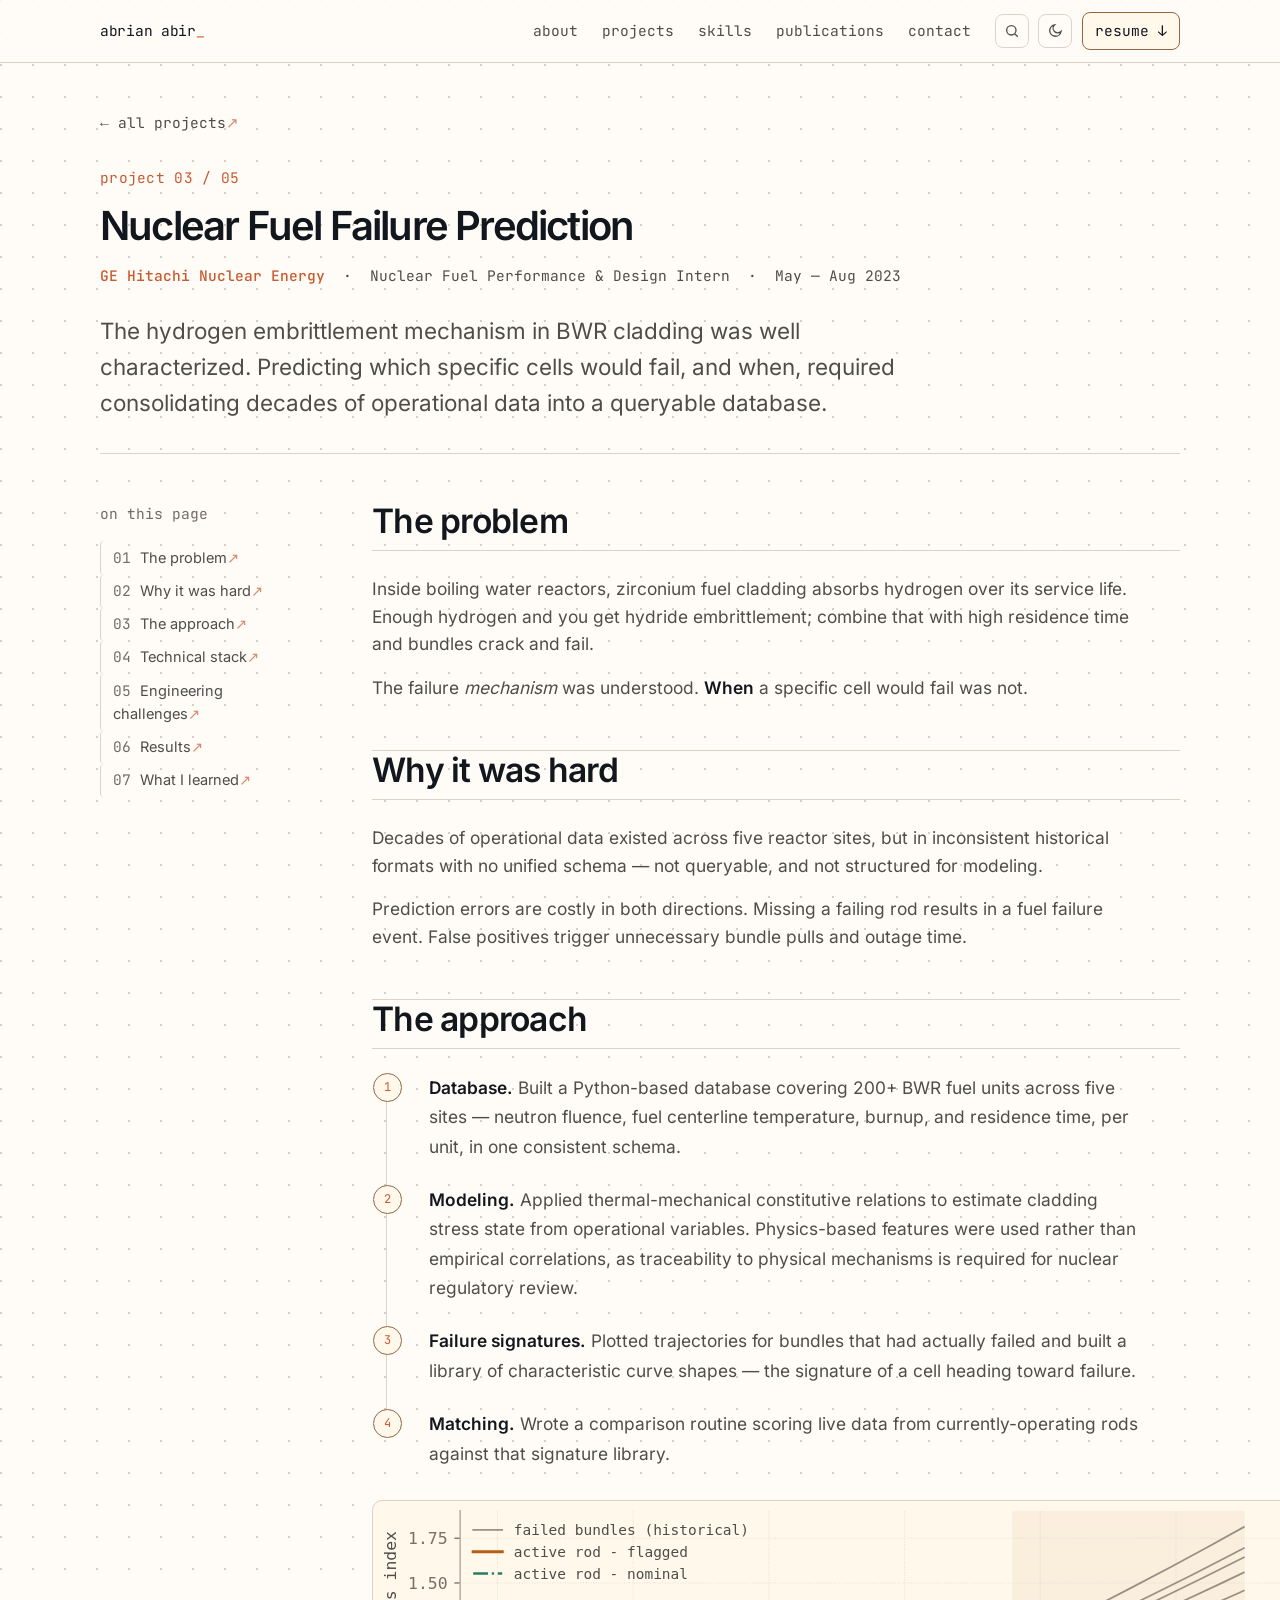
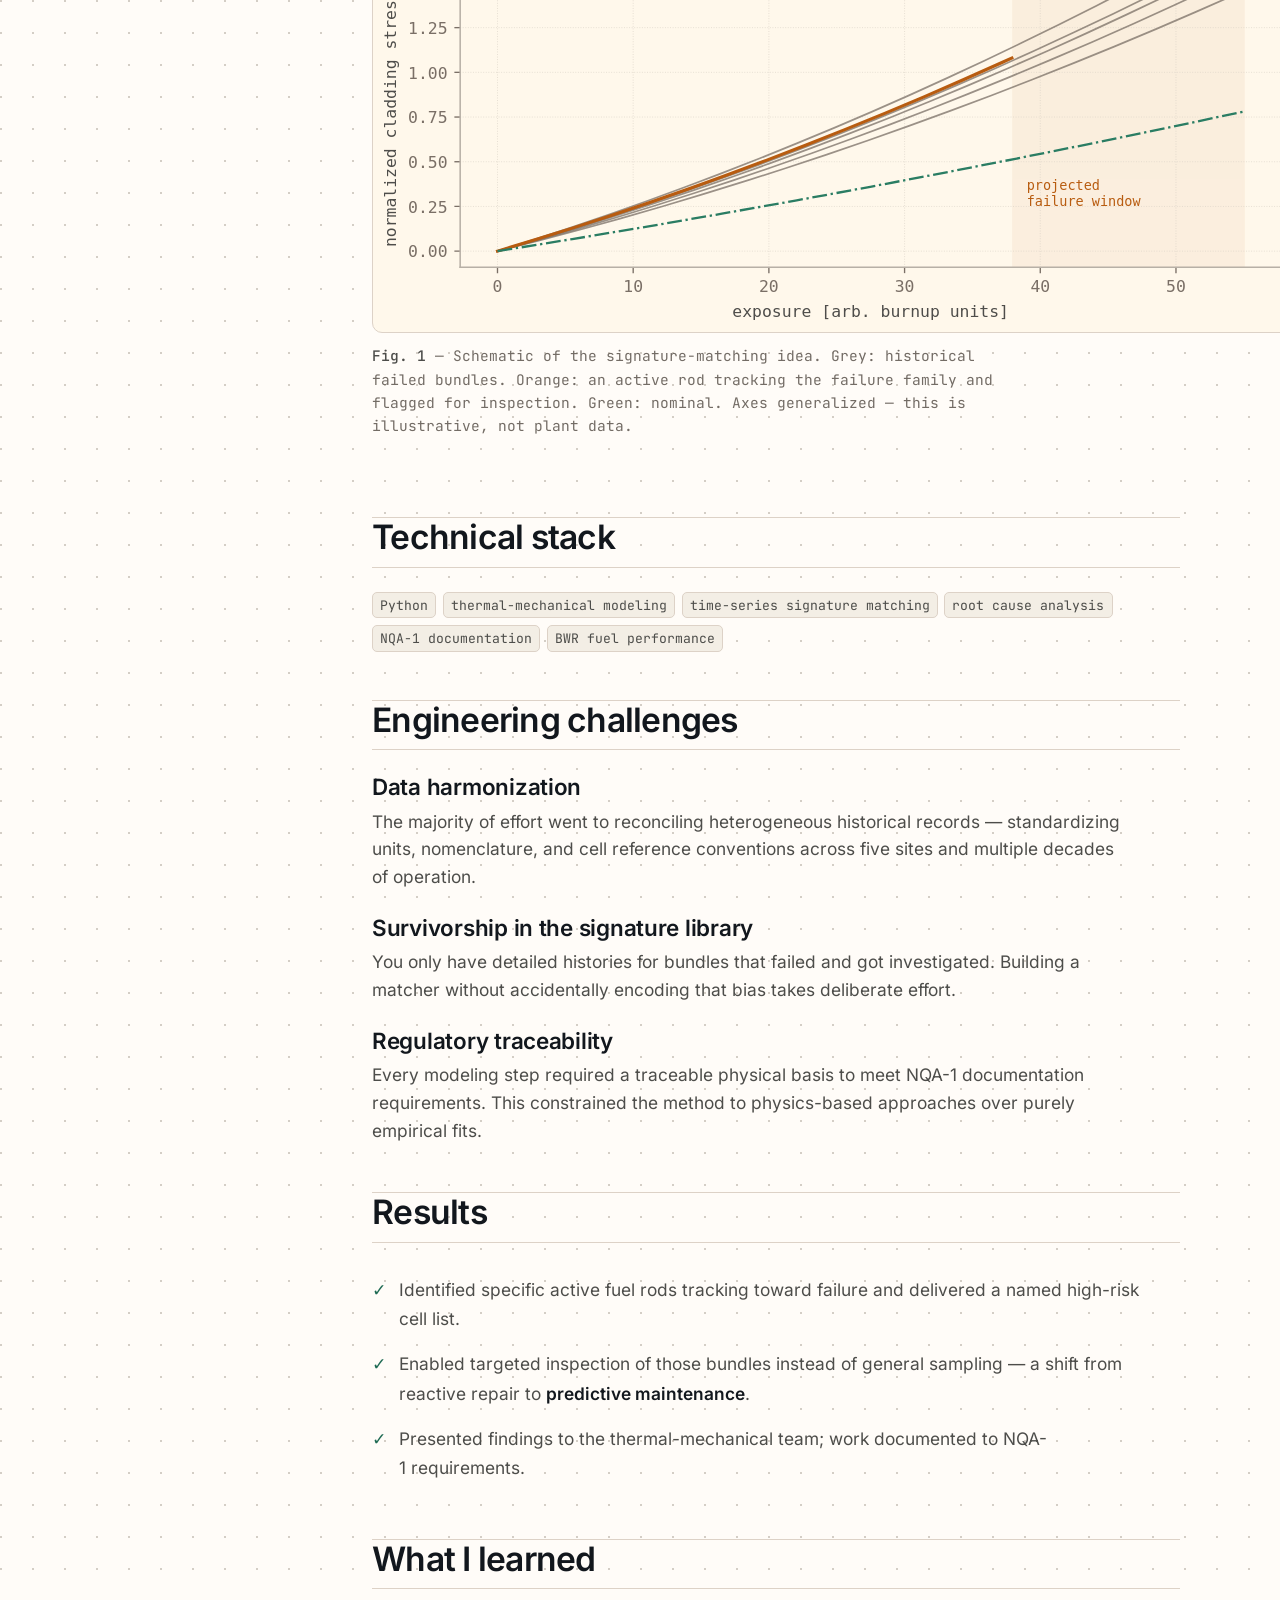
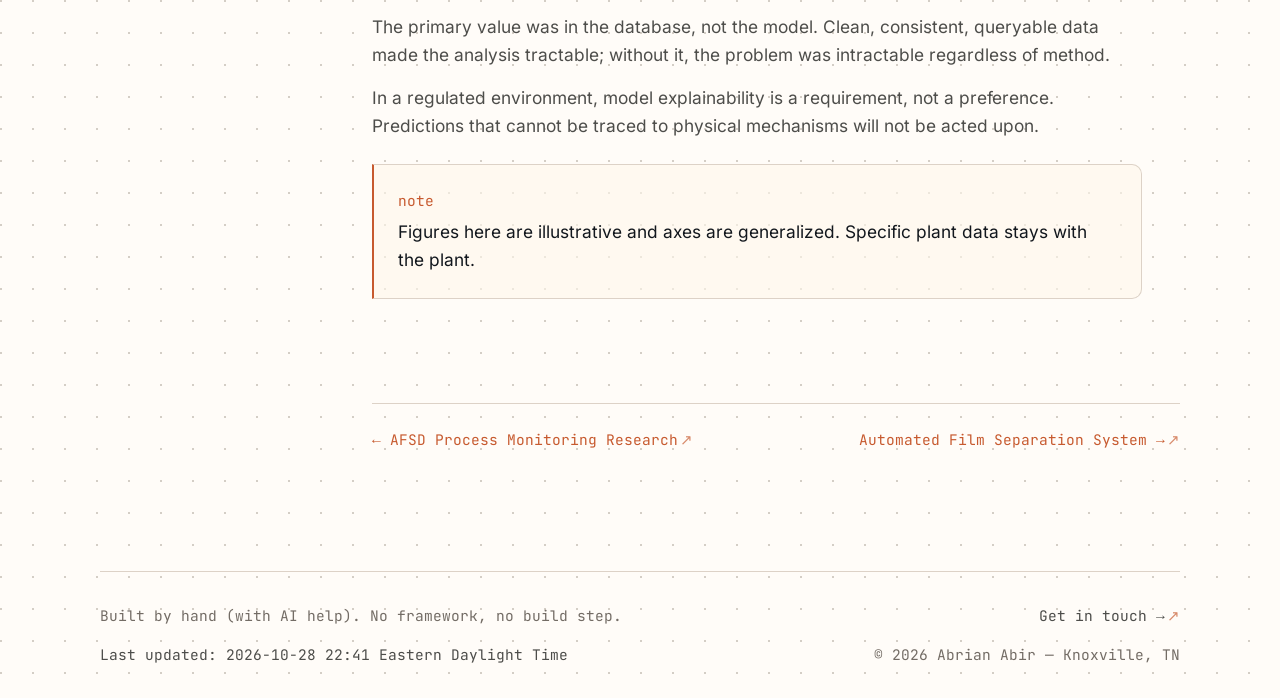
<file: projects/fuel-failure.html>
<!DOCTYPE html><html lang="en" data-theme="dark"><head><meta charset="utf-8"><meta name="viewport" content="width=device-width, initial-scale=1"><title>Nuclear Fuel Failure Prediction — Abrian Abir</title><meta name="description" content="Python database of 200+ BWR fuel bundles across five reactor sites, thermal-mechanical modeling, and failure signature matching to flag at-risk rods before cracking."><meta name="author" content="Abrian Abir"><meta name="theme-color" content="#1a1816"><link rel="canonical" href="https://abrianabir.github.io/projects/fuel-failure.html"><meta property="og:type" content="article"><meta property="og:url" content="https://abrianabir.github.io/projects/fuel-failure.html"><meta property="og:title" content="Nuclear Fuel Failure Prediction — Abrian Abir"><meta property="og:description" content="Python database of 200+ BWR fuel bundles across five reactor sites, thermal-mechanical modeling, and failure signature matching to flag at-risk rods before cracking."><meta property="og:image" content="https://abrianabir.github.io/assets/img/og/og-fuel-failure.png"><meta property="og:image:width" content="1200"><meta property="og:image:height" content="630"><meta property="og:image:alt" content="Nuclear Fuel Failure Prediction — GE Hitachi Nuclear"><meta name="twitter:card" content="summary_large_image"><meta name="google-site-verification" content="NKCbq-IOS7XesMwCIqltudBgdCa_yDA4b-StoMeJ4Jw"/><link rel="icon" type="image/png" sizes="48x48" href="../assets/favicon-48.png"><link rel="preload" as="font" type="font/woff2" href="../assets/fonts/inter-latin.woff2" crossorigin><link rel="preload" as="font" type="font/woff2" href="../assets/fonts/jetbrains-mono-latin.woff2" crossorigin><link rel="stylesheet" href="../assets/css/style.min.css?v=5b17054562"><link rel="expect" href="#main" blocking="render"><script>
  (() => { try {
    const s = localStorage.getItem('theme');
    document.documentElement.dataset.theme =
      s || (matchMedia('(prefers-color-scheme: light)').matches ? 'light' : 'dark');
  } catch { document.documentElement.dataset.theme = 'dark'; } })();
</script><script type="speculationrules">
{"prefetch":[{"where":{"selector_matches":".card a, .proj-nav a, .backlink, .pal a"},"eagerness":"moderate"}]}
</script><script>
  if ("serviceWorker" in navigator) {
    addEventListener("load", () => navigator.serviceWorker.register("/sw.js"));
  }
</script><script type="application/ld+json">
{
  "@context": "https://schema.org",
  "@graph": [
    {
      "@type": "Article",
      "@id": "https://abrianabir.github.io/projects/fuel-failure.html#article",
      "url": "https://abrianabir.github.io/projects/fuel-failure.html",
      "headline": "Nuclear Fuel Failure Prediction",
      "description": "Python database of 200+ BWR fuel bundles across five reactor sites, thermal-mechanical modeling, and failure signature matching to flag at-risk rods before cracking.",
      "dateModified": "2026-10-28T22:41:22-04:00",
      "image": "https://abrianabir.github.io/assets/img/og/og-fuel-failure.png",
      "author": {
        "@id": "https://abrianabir.github.io/#person"
      },
      "publisher": {
        "@id": "https://abrianabir.github.io/#person"
      },
      "mainEntityOfPage": {
        "@id": "https://abrianabir.github.io/projects/fuel-failure.html"
      },
      "about": "GE Hitachi Nuclear Energy",
      "keywords": [
        "Python",
        "thermal-mechanical modeling",
        "time-series signature matching",
        "root cause analysis",
        "NQA-1 documentation",
        "BWR fuel performance"
      ]
    },
    {
      "@type": "Person",
      "@id": "https://abrianabir.github.io/#person",
      "name": "Abrian Abir",
      "jobTitle": "Applications Engineer for Advanced Manufacturing",
      "url": "https://abrianabir.github.io/",
      "image": "https://abrianabir.github.io/assets/img/portrait.png",
      "worksFor": {
        "@type": "Organization",
        "name": "Oak Ridge National Laboratory"
      },
      "alumniOf": {
        "@type": "CollegeOrUniversity",
        "name": "University of Tennessee, Knoxville"
      },
      "email": "mailto:abrian.inbox@gmail.com",
      "address": {
        "@type": "PostalAddress",
        "addressLocality": "Knoxville",
        "addressRegion": "TN",
        "addressCountry": "US"
      },
      "sameAs": [
        "https://linkedin.com/in/AbrianAbir",
        "https://github.com/AbrianAbir",
        "https://orcid.org/0000-0001-7257-1548",
        "https://scholar.google.com/citations?user=ATV3ekIAAAAJ"
      ],
      "knowsAbout": [
        "Sensor integration",
        "Data acquisition systems",
        "Process monitoring",
        "CFD and FEA",
        "Machine vision",
        "Closed-loop control",
        "Additive manufacturing",
        "Python"
      ]
    },
    {
      "@type": "BreadcrumbList",
      "@id": "https://abrianabir.github.io/projects/fuel-failure.html#breadcrumbs",
      "itemListElement": [
        {
          "@type": "ListItem",
          "position": 1,
          "name": "Home",
          "item": "https://abrianabir.github.io/"
        },
        {
          "@type": "ListItem",
          "position": 2,
          "name": "Projects",
          "item": "https://abrianabir.github.io/#projects"
        },
        {
          "@type": "ListItem",
          "position": 3,
          "name": "Nuclear Fuel Failure Prediction",
          "item": "https://abrianabir.github.io/projects/fuel-failure.html"
        }
      ]
    }
  ]
}
</script></head><body><div class="progress" aria-hidden="true"></div><a class="skip" href="#main">Skip to content</a><header class="nav"><div class="nav__inner"><a class="nav__brand" href="../index.html">abrian&nbsp;abir</a><nav aria-label="Primary"><ul class="nav__links"><li><a href="../index.html#about">about</a></li><li><a href="../index.html#projects">projects</a></li><li><a href="../index.html#skills">skills</a></li><li><a href="../index.html#publications">publications</a></li><li><a href="../index.html#contact">contact</a></li></ul></nav><div class="nav__actions"><button class="icon-btn" data-open-palette aria-label="Search (Ctrl K)" title="Search — Ctrl K"><svg viewBox="0 0 24 24" fill="none" stroke="currentColor" stroke-width="2" stroke-linecap="round"><circle cx="11" cy="11" r="7"/><path d="m20 20-3.2-3.2"/></svg></button><button class="icon-btn" id="theme-toggle" aria-label="Switch theme" title="Toggle theme"><svg class="i-sun" viewBox="0 0 24 24" fill="none" stroke="currentColor" stroke-width="2" stroke-linecap="round"><circle cx="12" cy="12" r="4.2"/><path d="M12 2v2M12 20v2M2 12h2M20 12h2M4.9 4.9l1.4 1.4M17.7 17.7l1.4 1.4M19.1 4.9l-1.4 1.4M6.3 17.7l-1.4 1.4"/></svg><svg class="i-moon" viewBox="0 0 24 24" fill="none" stroke="currentColor" stroke-width="2" stroke-linecap="round"><path d="M21 12.8A8.5 8.5 0 1 1 11.2 3a6.6 6.6 0 0 0 9.8 9.8Z"/></svg></button><a class="btn btn--sm nav__resume" target="_blank" rel="noopener" href="../resume.pdf" download>resume ↓</a><button class="icon-btn nav__burger" id="nav-toggle" aria-label="Open menu"
aria-expanded="false" aria-controls="nav-mobile"><span class="i-open"><svg viewBox="0 0 24 24" fill="none" stroke="currentColor" stroke-width="2" stroke-linecap="round"><path d="M4 7h16M4 12h16M4 17h16"/></svg></span><span class="i-close"><svg viewBox="0 0 24 24" fill="none" stroke="currentColor" stroke-width="2" stroke-linecap="round"><path d="M6 6l12 12M18 6L6 18"/></svg></span></button></div></div><div class="nav__mobile" id="nav-mobile" hidden><nav aria-label="Mobile"><ul><li><a href="../index.html#about">about</a></li><li><a href="../index.html#projects">projects</a></li><li><a href="../index.html#skills">skills</a></li><li><a href="../index.html#publications">publications</a></li><li><a href="../index.html#philosophy">philosophy</a></li><li><a href="../index.html#interests">interests</a></li><li><a href="../index.html#contact">contact</a></li></ul></nav><a class="btn btn--primary nav__mobile-cta" target="_blank" rel="noopener" href="../resume.pdf" download>Download resume (PDF)</a></div></header><main id="main"><div class="wrap proj-hero" data-slug="fuel-failure"><a class="backlink" href="../index.html#projects">← all projects</a><p class="eyebrow">project 03 / 05</p><h1 class="vt-title">Nuclear Fuel Failure Prediction</h1><p class="meta"><b>GE Hitachi Nuclear Energy</b> &nbsp;·&nbsp; Nuclear Fuel Performance & Design Intern &nbsp;·&nbsp; May — Aug 2023</p><p class="lede">The hydrogen embrittlement mechanism in BWR cladding was well characterized. Predicting which specific cells would fail, and when, required consolidating decades of operational data into a queryable database.</p></div><div class="wrap proj-layout"><aside class="toc" aria-label="On this page"><p>on this page</p><ol><li><a href="#problem">The problem</a></li><li><a href="#hard">Why it was hard</a></li><li><a href="#approach">The approach</a></li><li><a href="#stack">Technical stack</a></li><li><a href="#challenges">Engineering challenges</a></li><li><a href="#results">Results</a></li><li><a href="#learned">What I learned</a></li></ol></aside><article class="proj-body"><section id="problem"><h2>The problem</h2><p>Inside boiling water reactors, zirconium fuel cladding absorbs hydrogen over its service life. Enough hydrogen and you get hydride embrittlement; combine that with high residence time and bundles crack and fail.</p><p>The failure <em>mechanism</em> was understood. <strong>When</strong> a specific cell would fail was not.</p></section><section id="hard"><h2>Why it was hard</h2><p>Decades of operational data existed across five reactor sites, but in inconsistent historical formats with no unified schema — not queryable, and not structured for modeling.</p><p>Prediction errors are costly in both directions. Missing a failing rod results in a fuel failure event. False positives trigger unnecessary bundle pulls and outage time.</p></section><section id="approach"><h2>The approach</h2><ol class="pipeline"><li><span><strong>Database.</strong> Built a Python-based database covering 200+ BWR fuel units across five sites — neutron fluence, fuel centerline temperature, burnup, and residence time, per unit, in one consistent schema.</span></li><li><span><strong>Modeling.</strong> Applied thermal-mechanical constitutive relations to estimate cladding stress state from operational variables. Physics-based features were used rather than empirical correlations, as traceability to physical mechanisms is required for nuclear regulatory review.</span></li><li><span><strong>Failure signatures.</strong> Plotted trajectories for bundles that had actually failed and built a library of characteristic curve shapes — the signature of a cell heading toward failure.</span></li><li><span><strong>Matching.</strong> Wrote a comparison routine scoring live data from currently-operating rods against that signature library.</span></li></ol><figure><img src="../assets/img/fig-fuel-signatures.svg" alt="Normalized cladding stress index versus exposure. Several grey historical failure curves cluster together; one active rod tracks along them and is flagged, while a nominal rod follows a much flatter path."
width="475" height="223" loading="lazy" decoding="async"><figcaption><b>Fig. 1</b> — Schematic of the signature-matching idea. Grey: historical failed bundles. Orange: an active rod tracking the failure family and flagged for inspection. Green: nominal. Axes generalized — this is illustrative, not plant data.</figcaption></figure></section><section id="stack"><h2>Technical stack</h2><div class="stack-grid"><span class="tag">Python</span><span class="tag">thermal-mechanical modeling</span><span class="tag">time-series signature matching</span><span class="tag">root cause analysis</span><span class="tag">NQA-1 documentation</span><span class="tag">BWR fuel performance</span></div></section><section id="challenges"><h2>Engineering challenges</h2><h3>Data harmonization</h3><p>The majority of effort went to reconciling heterogeneous historical records — standardizing units, nomenclature, and cell reference conventions across five sites and multiple decades of operation.</p><h3>Survivorship in the signature library</h3><p>You only have detailed histories for bundles that failed and got investigated. Building a matcher without accidentally encoding that bias takes deliberate effort.</p><h3>Regulatory traceability</h3><p>Every modeling step required a traceable physical basis to meet NQA-1 documentation requirements. This constrained the method to physics-based approaches over purely empirical fits.</p></section><section id="results"><h2>Results</h2><ul class="results"><li><span>Identified specific active fuel rods tracking toward failure and delivered a named high-risk cell list.</span></li><li><span>Enabled targeted inspection of those bundles instead of general sampling — a shift from reactive repair to <strong>predictive maintenance</strong>.</span></li><li><span>Presented findings to the thermal-mechanical team; work documented to NQA-1 requirements.</span></li></ul></section><section id="learned"><h2>What I learned</h2><p>The primary value was in the database, not the model. Clean, consistent, queryable data made the analysis tractable; without it, the problem was intractable regardless of method.</p><p>In a regulated environment, model explainability is a requirement, not a preference. Predictions that cannot be traced to physical mechanisms will not be acted upon.</p><div class="callout"><span class="lbl">note</span><p>Figures here are illustrative and axes are generalized. Specific plant data stays with the plant.</p></div></section><nav class="proj-nav" aria-label="Project navigation"><a href="afsd-monitoring.html">← AFSD Process Monitoring Research</a>
<a href="film-separator.html">Automated Film Separation System →</a></nav></article></div></main><footer class="footer wrap"><span>Built by hand (with AI help). No framework, no build step.</span>
<span><a href="../index.html#contact">Get in touch →</a></span>
<time class="footer__updated" datetime="2026-10-28T22:41:22-04:00">Last updated: 2026-10-28 22:41 Eastern Daylight Time</time>
<span>© <span id="yr">2026</span> Abrian Abir — Knoxville, TN</span></footer><dialog class="pal" id="palette" aria-label="Site search"><div class="pal__box"><input id="palette-input" type="text" placeholder="jump to…" autocomplete="off" spellcheck="false" aria-label="Search the site"><ul id="palette-list"><li><a href="../index.html#about">About<span>section</span></a></li><li><a href="../index.html#projects">Projects<span>section</span></a></li><li><a href="../index.html#skills">Skills<span>section</span></a></li><li><a href="../index.html#publications">Publications<span>section</span></a></li><li><a href="../index.html#philosophy">Philosophy<span>section</span></a></li><li><a href="../index.html#interests">Interests<span>section</span></a></li><li><a href="../index.html#contact">Contact<span>section</span></a></li><li><a href="../index.html#philosophy">Engineering Philosophy<span>section</span></a></li><li><a href="../index.html#interests">Things I Find Interesting<span>section</span></a></li><li><a href="tokamak-probe.html">Fusion Tokamak Probe Optimization<span>project</span></a></li><li><a href="afsd-monitoring.html">AFSD Process Monitoring Research<span>project</span></a></li><li><a href="fuel-failure.html">Nuclear Fuel Failure Prediction<span>project</span></a></li><li><a href="film-separator.html">Automated Film Separation System<span>project</span></a></li><li><a href="machine-vision.html">Machine Vision Material Characterization<span>project</span></a></li><li><a href="../resume.pdf">Download resume<span>pdf</span></a></li><li><a href="mailto:abrian.inbox@gmail.com">Email Abrian<span>mailto</span></a></li><li><a href="https://github.com/AbrianAbir">GitHub<span>external</span></a></li><li><a href="https://linkedin.com/in/AbrianAbir">LinkedIn<span>external</span></a></li></ul><p class="pal__foot"><kbd>↑</kbd><kbd>↓</kbd> navigate · <kbd>↵</kbd> open · <kbd>esc</kbd> or click outside to close</p></div></dialog><script src="../assets/js/main.min.js?v=5c745a7a80" defer></script></body></html>
</file>
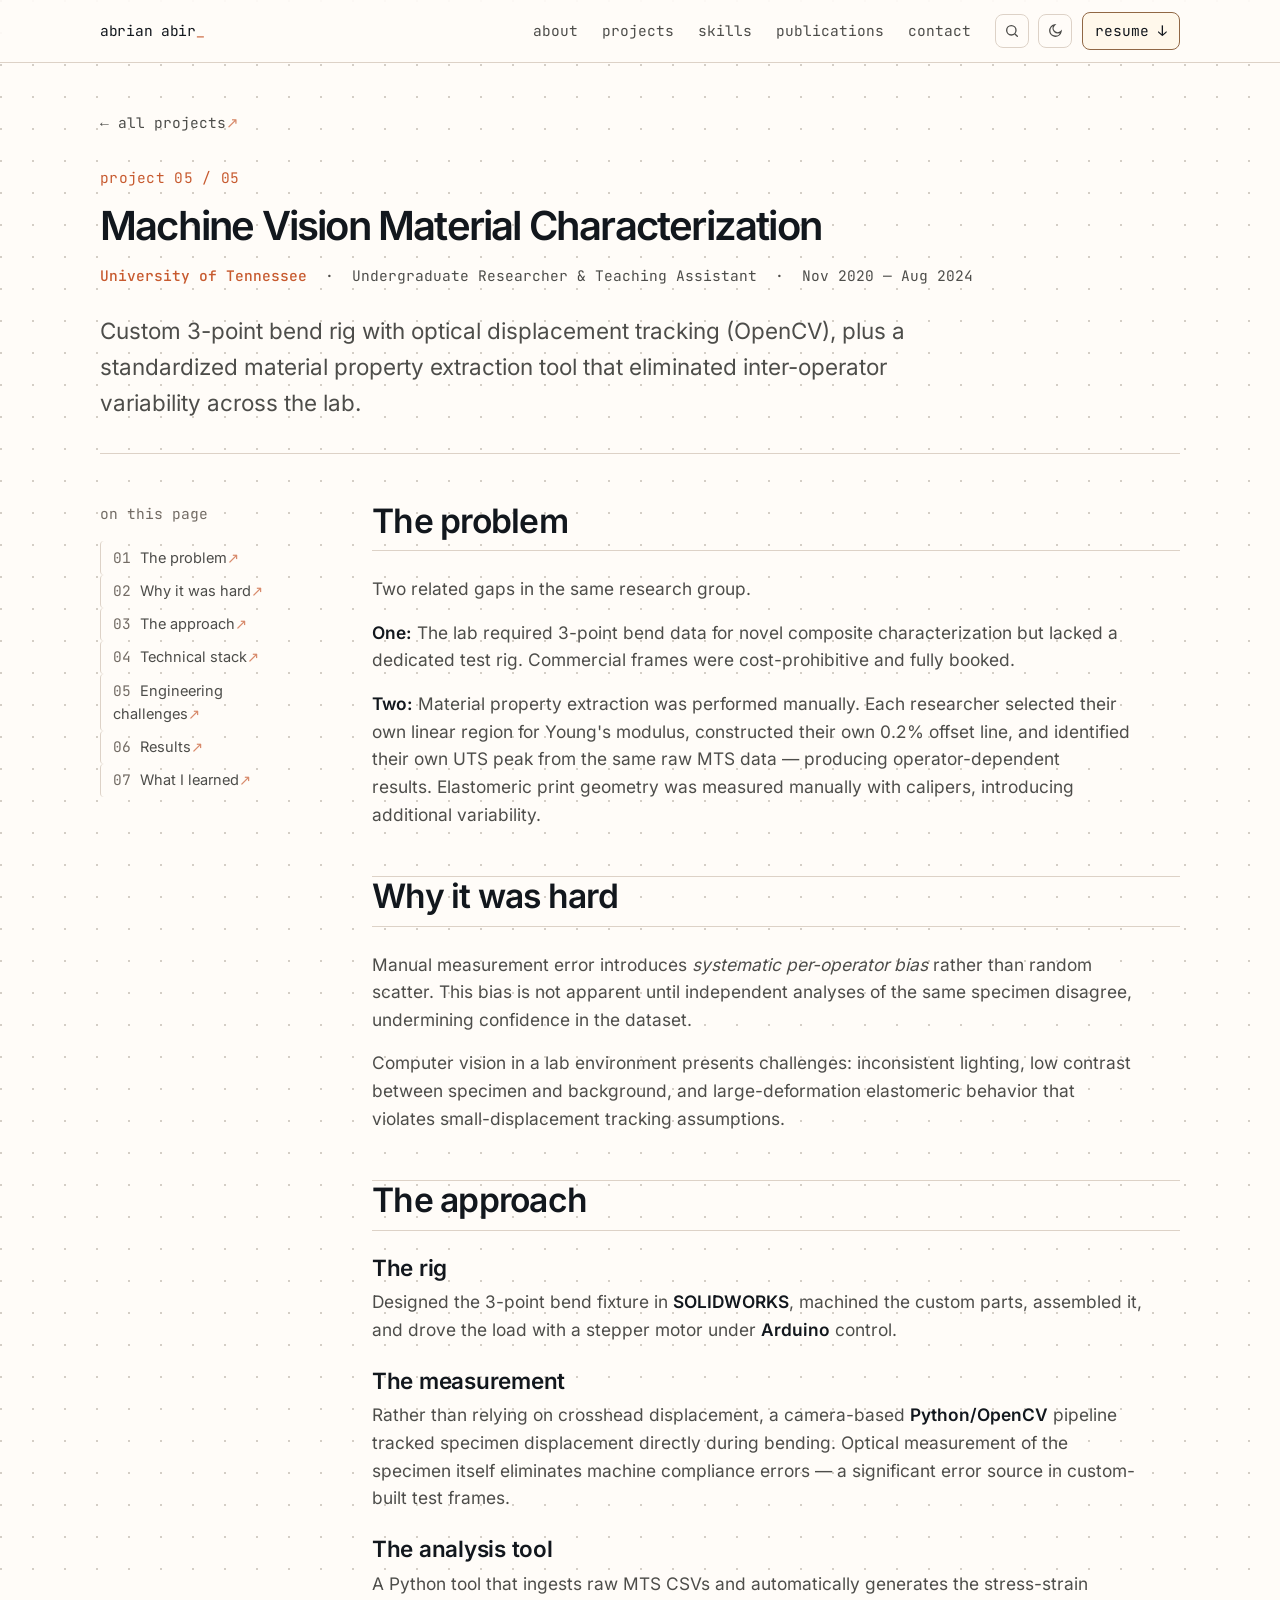
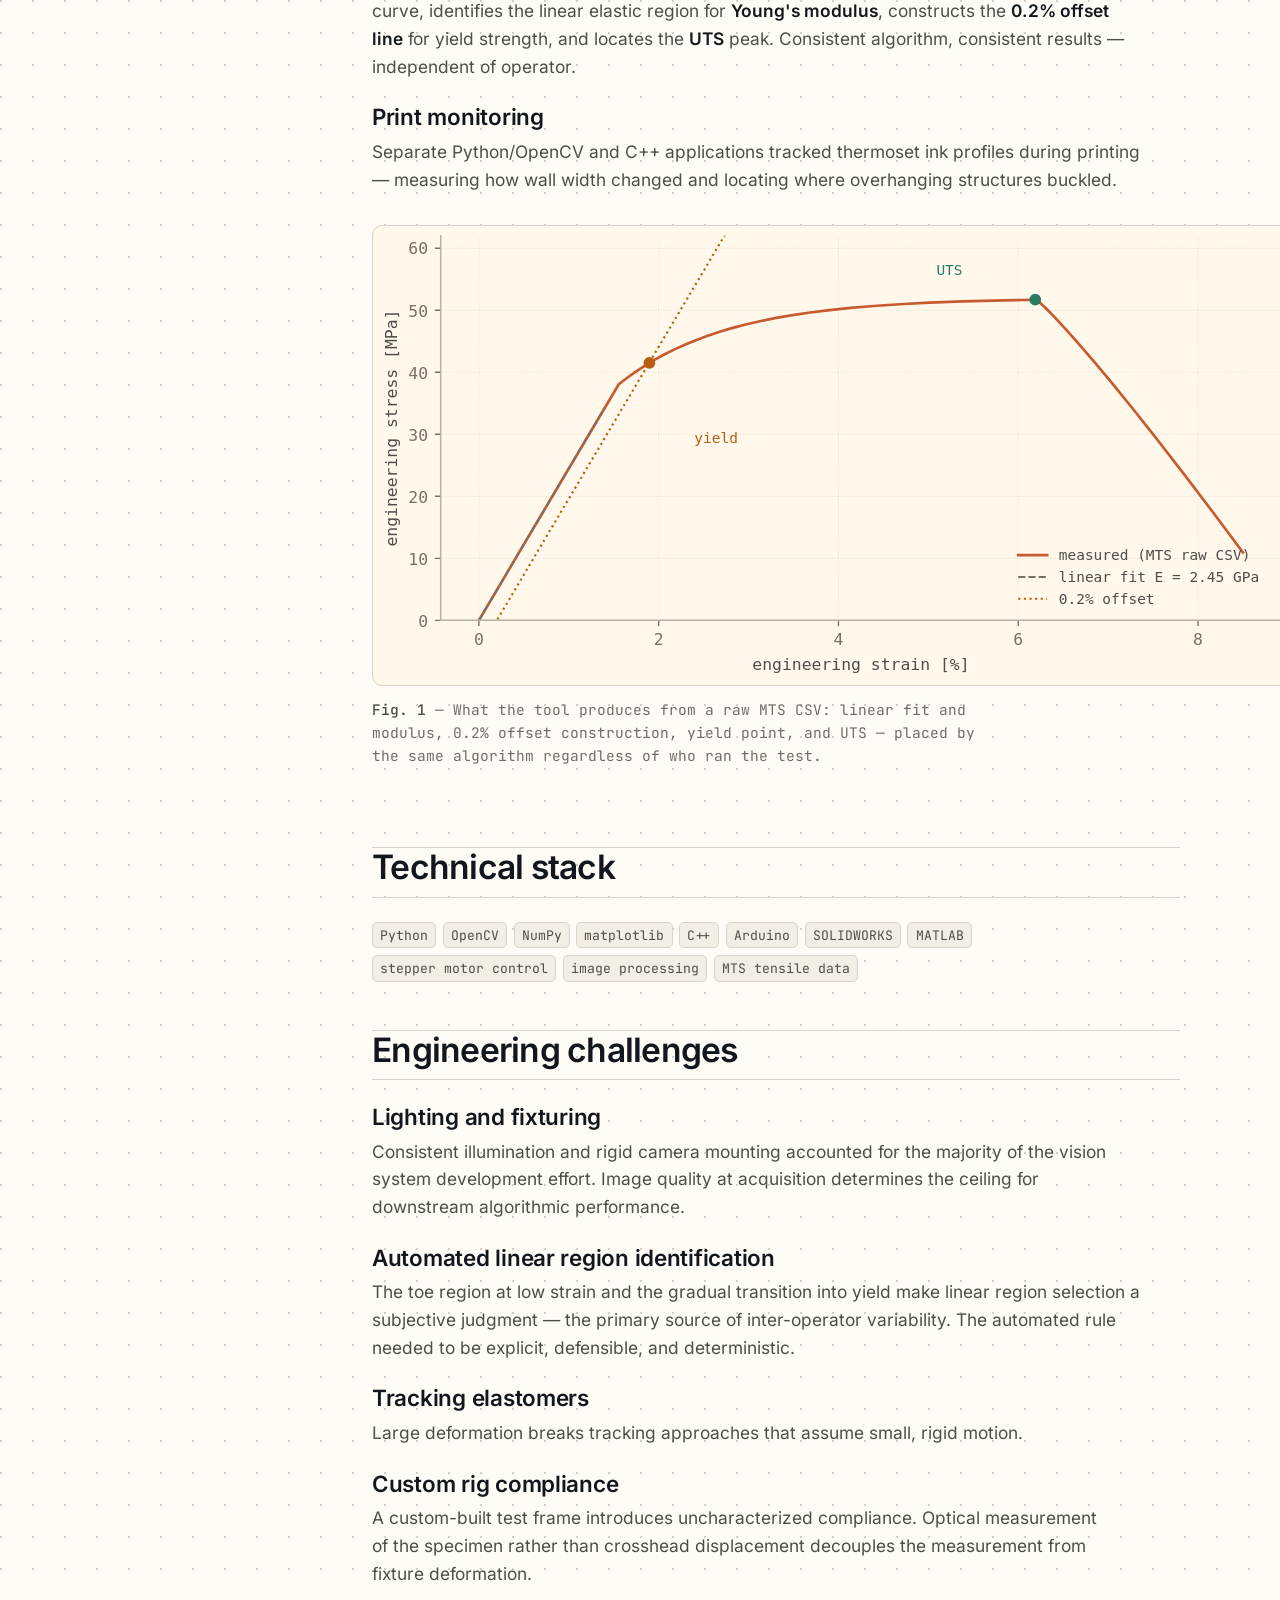
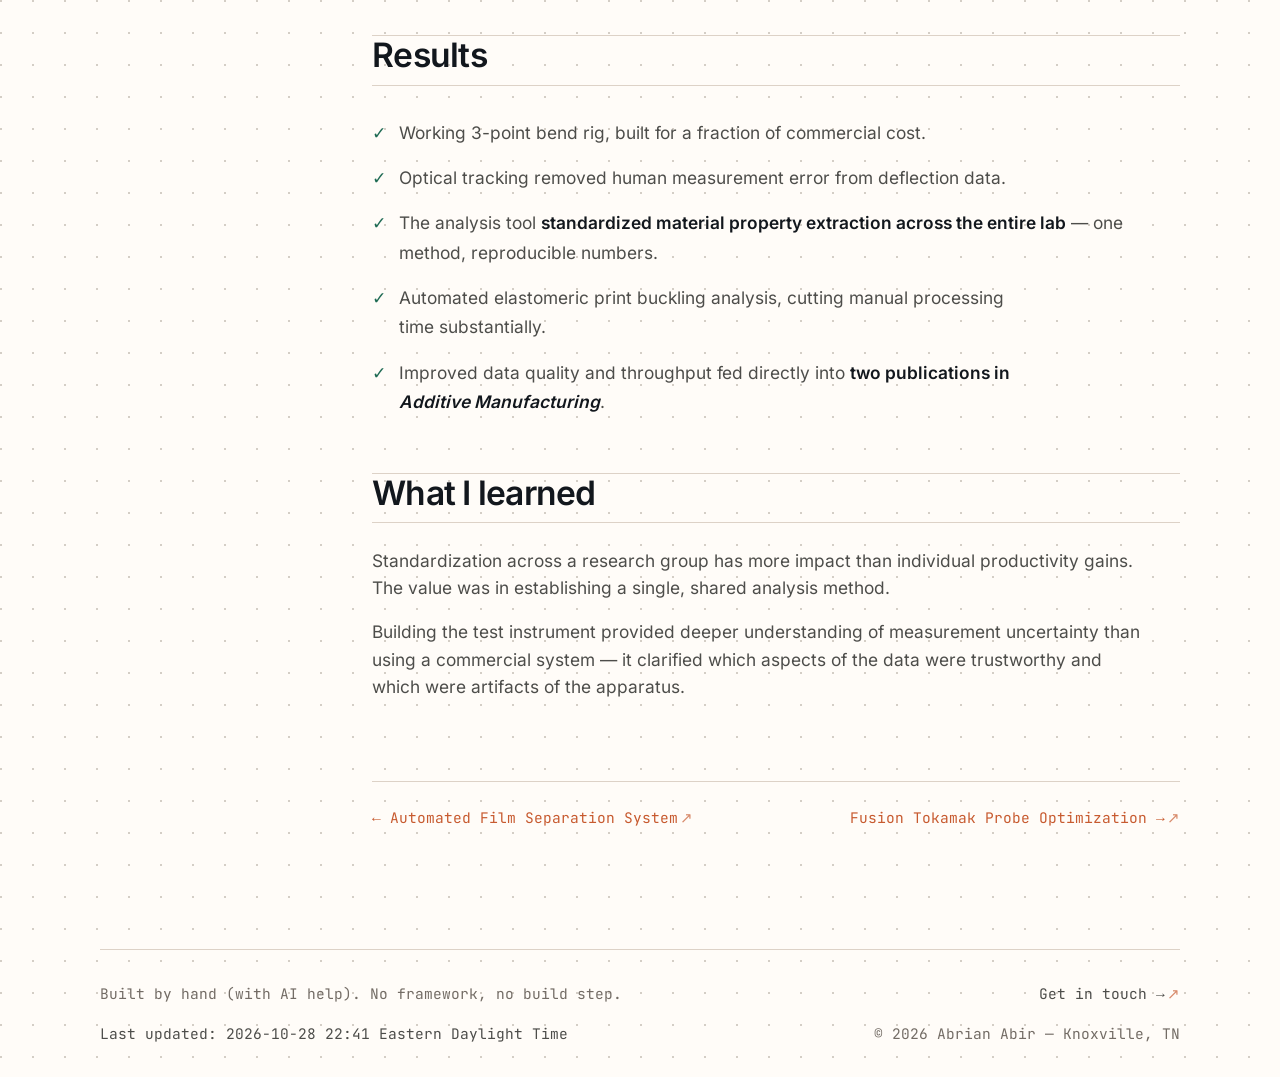
<file: projects/machine-vision.html>
<!DOCTYPE html><html lang="en" data-theme="dark"><head><meta charset="utf-8"><meta name="viewport" content="width=device-width, initial-scale=1"><title>Machine Vision Material Characterization — Abrian Abir</title><meta name="description" content="Custom 3-point bend rig with Arduino control and OpenCV displacement tracking, plus a Python tool that standardized tensile property extraction across an entire lab."><meta name="author" content="Abrian Abir"><meta name="theme-color" content="#1a1816"><link rel="canonical" href="https://abrianabir.github.io/projects/machine-vision.html"><meta property="og:type" content="article"><meta property="og:url" content="https://abrianabir.github.io/projects/machine-vision.html"><meta property="og:title" content="Machine Vision Material Characterization — Abrian Abir"><meta property="og:description" content="Custom 3-point bend rig with Arduino control and OpenCV displacement tracking, plus a Python tool that standardized tensile property extraction across an entire lab."><meta property="og:image" content="https://abrianabir.github.io/assets/img/og/og-machine-vision.png"><meta property="og:image:width" content="1200"><meta property="og:image:height" content="630"><meta property="og:image:alt" content="Machine Vision Material Characterization — UTK · Compton Lab"><meta name="twitter:card" content="summary_large_image"><meta name="google-site-verification" content="NKCbq-IOS7XesMwCIqltudBgdCa_yDA4b-StoMeJ4Jw"/><link rel="icon" type="image/png" sizes="48x48" href="../assets/favicon-48.png"><link rel="preload" as="font" type="font/woff2" href="../assets/fonts/inter-latin.woff2" crossorigin><link rel="preload" as="font" type="font/woff2" href="../assets/fonts/jetbrains-mono-latin.woff2" crossorigin><link rel="stylesheet" href="../assets/css/style.min.css?v=5b17054562"><link rel="expect" href="#main" blocking="render"><script>
  (() => { try {
    const s = localStorage.getItem('theme');
    document.documentElement.dataset.theme =
      s || (matchMedia('(prefers-color-scheme: light)').matches ? 'light' : 'dark');
  } catch { document.documentElement.dataset.theme = 'dark'; } })();
</script><script type="speculationrules">
{"prefetch":[{"where":{"selector_matches":".card a, .proj-nav a, .backlink, .pal a"},"eagerness":"moderate"}]}
</script><script>
  if ("serviceWorker" in navigator) {
    addEventListener("load", () => navigator.serviceWorker.register("/sw.js"));
  }
</script><script type="application/ld+json">
{
  "@context": "https://schema.org",
  "@graph": [
    {
      "@type": "Article",
      "@id": "https://abrianabir.github.io/projects/machine-vision.html#article",
      "url": "https://abrianabir.github.io/projects/machine-vision.html",
      "headline": "Machine Vision Material Characterization",
      "description": "Custom 3-point bend rig with Arduino control and OpenCV displacement tracking, plus a Python tool that standardized tensile property extraction across an entire lab.",
      "dateModified": "2026-10-28T22:41:22-04:00",
      "image": "https://abrianabir.github.io/assets/img/og/og-machine-vision.png",
      "author": {
        "@id": "https://abrianabir.github.io/#person"
      },
      "publisher": {
        "@id": "https://abrianabir.github.io/#person"
      },
      "mainEntityOfPage": {
        "@id": "https://abrianabir.github.io/projects/machine-vision.html"
      },
      "about": "University of Tennessee",
      "keywords": [
        "Python",
        "OpenCV",
        "NumPy",
        "matplotlib",
        "C++",
        "Arduino",
        "SOLIDWORKS",
        "MATLAB",
        "stepper motor control",
        "image processing",
        "MTS tensile data"
      ]
    },
    {
      "@type": "Person",
      "@id": "https://abrianabir.github.io/#person",
      "name": "Abrian Abir",
      "jobTitle": "Applications Engineer for Advanced Manufacturing",
      "url": "https://abrianabir.github.io/",
      "image": "https://abrianabir.github.io/assets/img/portrait.png",
      "worksFor": {
        "@type": "Organization",
        "name": "Oak Ridge National Laboratory"
      },
      "alumniOf": {
        "@type": "CollegeOrUniversity",
        "name": "University of Tennessee, Knoxville"
      },
      "email": "mailto:abrian.inbox@gmail.com",
      "address": {
        "@type": "PostalAddress",
        "addressLocality": "Knoxville",
        "addressRegion": "TN",
        "addressCountry": "US"
      },
      "sameAs": [
        "https://linkedin.com/in/AbrianAbir",
        "https://github.com/AbrianAbir",
        "https://orcid.org/0000-0001-7257-1548",
        "https://scholar.google.com/citations?user=ATV3ekIAAAAJ"
      ],
      "knowsAbout": [
        "Sensor integration",
        "Data acquisition systems",
        "Process monitoring",
        "CFD and FEA",
        "Machine vision",
        "Closed-loop control",
        "Additive manufacturing",
        "Python"
      ]
    },
    {
      "@type": "BreadcrumbList",
      "@id": "https://abrianabir.github.io/projects/machine-vision.html#breadcrumbs",
      "itemListElement": [
        {
          "@type": "ListItem",
          "position": 1,
          "name": "Home",
          "item": "https://abrianabir.github.io/"
        },
        {
          "@type": "ListItem",
          "position": 2,
          "name": "Projects",
          "item": "https://abrianabir.github.io/#projects"
        },
        {
          "@type": "ListItem",
          "position": 3,
          "name": "Machine Vision Material Characterization",
          "item": "https://abrianabir.github.io/projects/machine-vision.html"
        }
      ]
    }
  ]
}
</script></head><body><div class="progress" aria-hidden="true"></div><a class="skip" href="#main">Skip to content</a><header class="nav"><div class="nav__inner"><a class="nav__brand" href="../index.html">abrian&nbsp;abir</a><nav aria-label="Primary"><ul class="nav__links"><li><a href="../index.html#about">about</a></li><li><a href="../index.html#projects">projects</a></li><li><a href="../index.html#skills">skills</a></li><li><a href="../index.html#publications">publications</a></li><li><a href="../index.html#contact">contact</a></li></ul></nav><div class="nav__actions"><button class="icon-btn" data-open-palette aria-label="Search (Ctrl K)" title="Search — Ctrl K"><svg viewBox="0 0 24 24" fill="none" stroke="currentColor" stroke-width="2" stroke-linecap="round"><circle cx="11" cy="11" r="7"/><path d="m20 20-3.2-3.2"/></svg></button><button class="icon-btn" id="theme-toggle" aria-label="Switch theme" title="Toggle theme"><svg class="i-sun" viewBox="0 0 24 24" fill="none" stroke="currentColor" stroke-width="2" stroke-linecap="round"><circle cx="12" cy="12" r="4.2"/><path d="M12 2v2M12 20v2M2 12h2M20 12h2M4.9 4.9l1.4 1.4M17.7 17.7l1.4 1.4M19.1 4.9l-1.4 1.4M6.3 17.7l-1.4 1.4"/></svg><svg class="i-moon" viewBox="0 0 24 24" fill="none" stroke="currentColor" stroke-width="2" stroke-linecap="round"><path d="M21 12.8A8.5 8.5 0 1 1 11.2 3a6.6 6.6 0 0 0 9.8 9.8Z"/></svg></button><a class="btn btn--sm nav__resume" target="_blank" rel="noopener" href="../resume.pdf" download>resume ↓</a><button class="icon-btn nav__burger" id="nav-toggle" aria-label="Open menu"
aria-expanded="false" aria-controls="nav-mobile"><span class="i-open"><svg viewBox="0 0 24 24" fill="none" stroke="currentColor" stroke-width="2" stroke-linecap="round"><path d="M4 7h16M4 12h16M4 17h16"/></svg></span><span class="i-close"><svg viewBox="0 0 24 24" fill="none" stroke="currentColor" stroke-width="2" stroke-linecap="round"><path d="M6 6l12 12M18 6L6 18"/></svg></span></button></div></div><div class="nav__mobile" id="nav-mobile" hidden><nav aria-label="Mobile"><ul><li><a href="../index.html#about">about</a></li><li><a href="../index.html#projects">projects</a></li><li><a href="../index.html#skills">skills</a></li><li><a href="../index.html#publications">publications</a></li><li><a href="../index.html#philosophy">philosophy</a></li><li><a href="../index.html#interests">interests</a></li><li><a href="../index.html#contact">contact</a></li></ul></nav><a class="btn btn--primary nav__mobile-cta" target="_blank" rel="noopener" href="../resume.pdf" download>Download resume (PDF)</a></div></header><main id="main"><div class="wrap proj-hero" data-slug="machine-vision"><a class="backlink" href="../index.html#projects">← all projects</a><p class="eyebrow">project 05 / 05</p><h1 class="vt-title">Machine Vision Material Characterization</h1><p class="meta"><b>University of Tennessee</b> &nbsp;·&nbsp; Undergraduate Researcher & Teaching Assistant &nbsp;·&nbsp; Nov 2020 — Aug 2024</p><p class="lede">Custom 3-point bend rig with optical displacement tracking (OpenCV), plus a standardized material property extraction tool that eliminated inter-operator variability across the lab.</p></div><div class="wrap proj-layout"><aside class="toc" aria-label="On this page"><p>on this page</p><ol><li><a href="#problem">The problem</a></li><li><a href="#hard">Why it was hard</a></li><li><a href="#approach">The approach</a></li><li><a href="#stack">Technical stack</a></li><li><a href="#challenges">Engineering challenges</a></li><li><a href="#results">Results</a></li><li><a href="#learned">What I learned</a></li></ol></aside><article class="proj-body"><section id="problem"><h2>The problem</h2><p>Two related gaps in the same research group.</p><p><strong>One:</strong> The lab required 3-point bend data for novel composite characterization but lacked a dedicated test rig. Commercial frames were cost-prohibitive and fully booked.</p><p><strong>Two:</strong> Material property extraction was performed manually. Each researcher selected their own linear region for Young's modulus, constructed their own 0.2% offset line, and identified their own UTS peak from the same raw MTS data — producing operator-dependent results. Elastomeric print geometry was measured manually with calipers, introducing additional variability.</p></section><section id="hard"><h2>Why it was hard</h2><p>Manual measurement error introduces <em>systematic per-operator bias</em> rather than random scatter. This bias is not apparent until independent analyses of the same specimen disagree, undermining confidence in the dataset.</p><p>Computer vision in a lab environment presents challenges: inconsistent lighting, low contrast between specimen and background, and large-deformation elastomeric behavior that violates small-displacement tracking assumptions.</p></section><section id="approach"><h2>The approach</h2><h3>The rig</h3><p>Designed the 3-point bend fixture in <strong>SOLIDWORKS</strong>, machined the custom parts, assembled it, and drove the load with a stepper motor under <strong>Arduino</strong> control.</p><h3>The measurement</h3><p>Rather than relying on crosshead displacement, a camera-based <strong>Python/OpenCV</strong> pipeline tracked specimen displacement directly during bending. Optical measurement of the specimen itself eliminates machine compliance errors — a significant error source in custom-built test frames.</p><h3>The analysis tool</h3><p>A Python tool that ingests raw MTS CSVs and automatically generates the stress-strain curve, identifies the linear elastic region for <strong>Young's modulus</strong>, constructs the <strong>0.2% offset line</strong> for yield strength, and locates the <strong>UTS</strong> peak. Consistent algorithm, consistent results — independent of operator.</p><h3>Print monitoring</h3><p>Separate Python/OpenCV and C++ applications tracked thermoset ink profiles during printing — measuring how wall width changed and locating where overhanging structures buckled.</p><figure><img src="../assets/img/fig-stress-strain.svg" alt="Engineering stress versus strain curve with an overlaid dashed linear fit labelled with modulus, a dotted 0.2 percent offset line intersecting at a marked yield point, and a marked UTS peak."
width="475" height="238" loading="lazy" decoding="async"><figcaption><b>Fig. 1</b> — What the tool produces from a raw MTS CSV: linear fit and modulus, 0.2% offset construction, yield point, and UTS — placed by the same algorithm regardless of who ran the test.</figcaption></figure></section><section id="stack"><h2>Technical stack</h2><div class="stack-grid"><span class="tag">Python</span><span class="tag">OpenCV</span><span class="tag">NumPy</span><span class="tag">matplotlib</span><span class="tag">C++</span><span class="tag">Arduino</span><span class="tag">SOLIDWORKS</span><span class="tag">MATLAB</span><span class="tag">stepper motor control</span><span class="tag">image processing</span><span class="tag">MTS tensile data</span></div></section><section id="challenges"><h2>Engineering challenges</h2><h3>Lighting and fixturing</h3><p>Consistent illumination and rigid camera mounting accounted for the majority of the vision system development effort. Image quality at acquisition determines the ceiling for downstream algorithmic performance.</p><h3>Automated linear region identification</h3><p>The toe region at low strain and the gradual transition into yield make linear region selection a subjective judgment — the primary source of inter-operator variability. The automated rule needed to be explicit, defensible, and deterministic.</p><h3>Tracking elastomers</h3><p>Large deformation breaks tracking approaches that assume small, rigid motion.</p><h3>Custom rig compliance</h3><p>A custom-built test frame introduces uncharacterized compliance. Optical measurement of the specimen rather than crosshead displacement decouples the measurement from fixture deformation.</p></section><section id="results"><h2>Results</h2><ul class="results"><li><span>Working 3-point bend rig, built for a fraction of commercial cost.</span></li><li><span>Optical tracking removed human measurement error from deflection data.</span></li><li><span>The analysis tool <strong>standardized material property extraction across the entire lab</strong> — one method, reproducible numbers.</span></li><li><span>Automated elastomeric print buckling analysis, cutting manual processing time substantially.</span></li><li><span>Improved data quality and throughput fed directly into <strong>two publications in <em>Additive Manufacturing</em></strong>.</span></li></ul></section><section id="learned"><h2>What I learned</h2><p>Standardization across a research group has more impact than individual productivity gains. The value was in establishing a single, shared analysis method.</p><p>Building the test instrument provided deeper understanding of measurement uncertainty than using a commercial system — it clarified which aspects of the data were trustworthy and which were artifacts of the apparatus.</p></section><nav class="proj-nav" aria-label="Project navigation"><a href="film-separator.html">← Automated Film Separation System</a>
<a href="tokamak-probe.html">Fusion Tokamak Probe Optimization →</a></nav></article></div></main><footer class="footer wrap"><span>Built by hand (with AI help). No framework, no build step.</span>
<span><a href="../index.html#contact">Get in touch →</a></span>
<time class="footer__updated" datetime="2026-10-28T22:41:22-04:00">Last updated: 2026-10-28 22:41 Eastern Daylight Time</time>
<span>© <span id="yr">2026</span> Abrian Abir — Knoxville, TN</span></footer><dialog class="pal" id="palette" aria-label="Site search"><div class="pal__box"><input id="palette-input" type="text" placeholder="jump to…" autocomplete="off" spellcheck="false" aria-label="Search the site"><ul id="palette-list"><li><a href="../index.html#about">About<span>section</span></a></li><li><a href="../index.html#projects">Projects<span>section</span></a></li><li><a href="../index.html#skills">Skills<span>section</span></a></li><li><a href="../index.html#publications">Publications<span>section</span></a></li><li><a href="../index.html#philosophy">Philosophy<span>section</span></a></li><li><a href="../index.html#interests">Interests<span>section</span></a></li><li><a href="../index.html#contact">Contact<span>section</span></a></li><li><a href="../index.html#philosophy">Engineering Philosophy<span>section</span></a></li><li><a href="../index.html#interests">Things I Find Interesting<span>section</span></a></li><li><a href="tokamak-probe.html">Fusion Tokamak Probe Optimization<span>project</span></a></li><li><a href="afsd-monitoring.html">AFSD Process Monitoring Research<span>project</span></a></li><li><a href="fuel-failure.html">Nuclear Fuel Failure Prediction<span>project</span></a></li><li><a href="film-separator.html">Automated Film Separation System<span>project</span></a></li><li><a href="machine-vision.html">Machine Vision Material Characterization<span>project</span></a></li><li><a href="../resume.pdf">Download resume<span>pdf</span></a></li><li><a href="mailto:abrian.inbox@gmail.com">Email Abrian<span>mailto</span></a></li><li><a href="https://github.com/AbrianAbir">GitHub<span>external</span></a></li><li><a href="https://linkedin.com/in/AbrianAbir">LinkedIn<span>external</span></a></li></ul><p class="pal__foot"><kbd>↑</kbd><kbd>↓</kbd> navigate · <kbd>↵</kbd> open · <kbd>esc</kbd> or click outside to close</p></div></dialog><script src="../assets/js/main.min.js?v=5c745a7a80" defer></script></body></html>
</file>
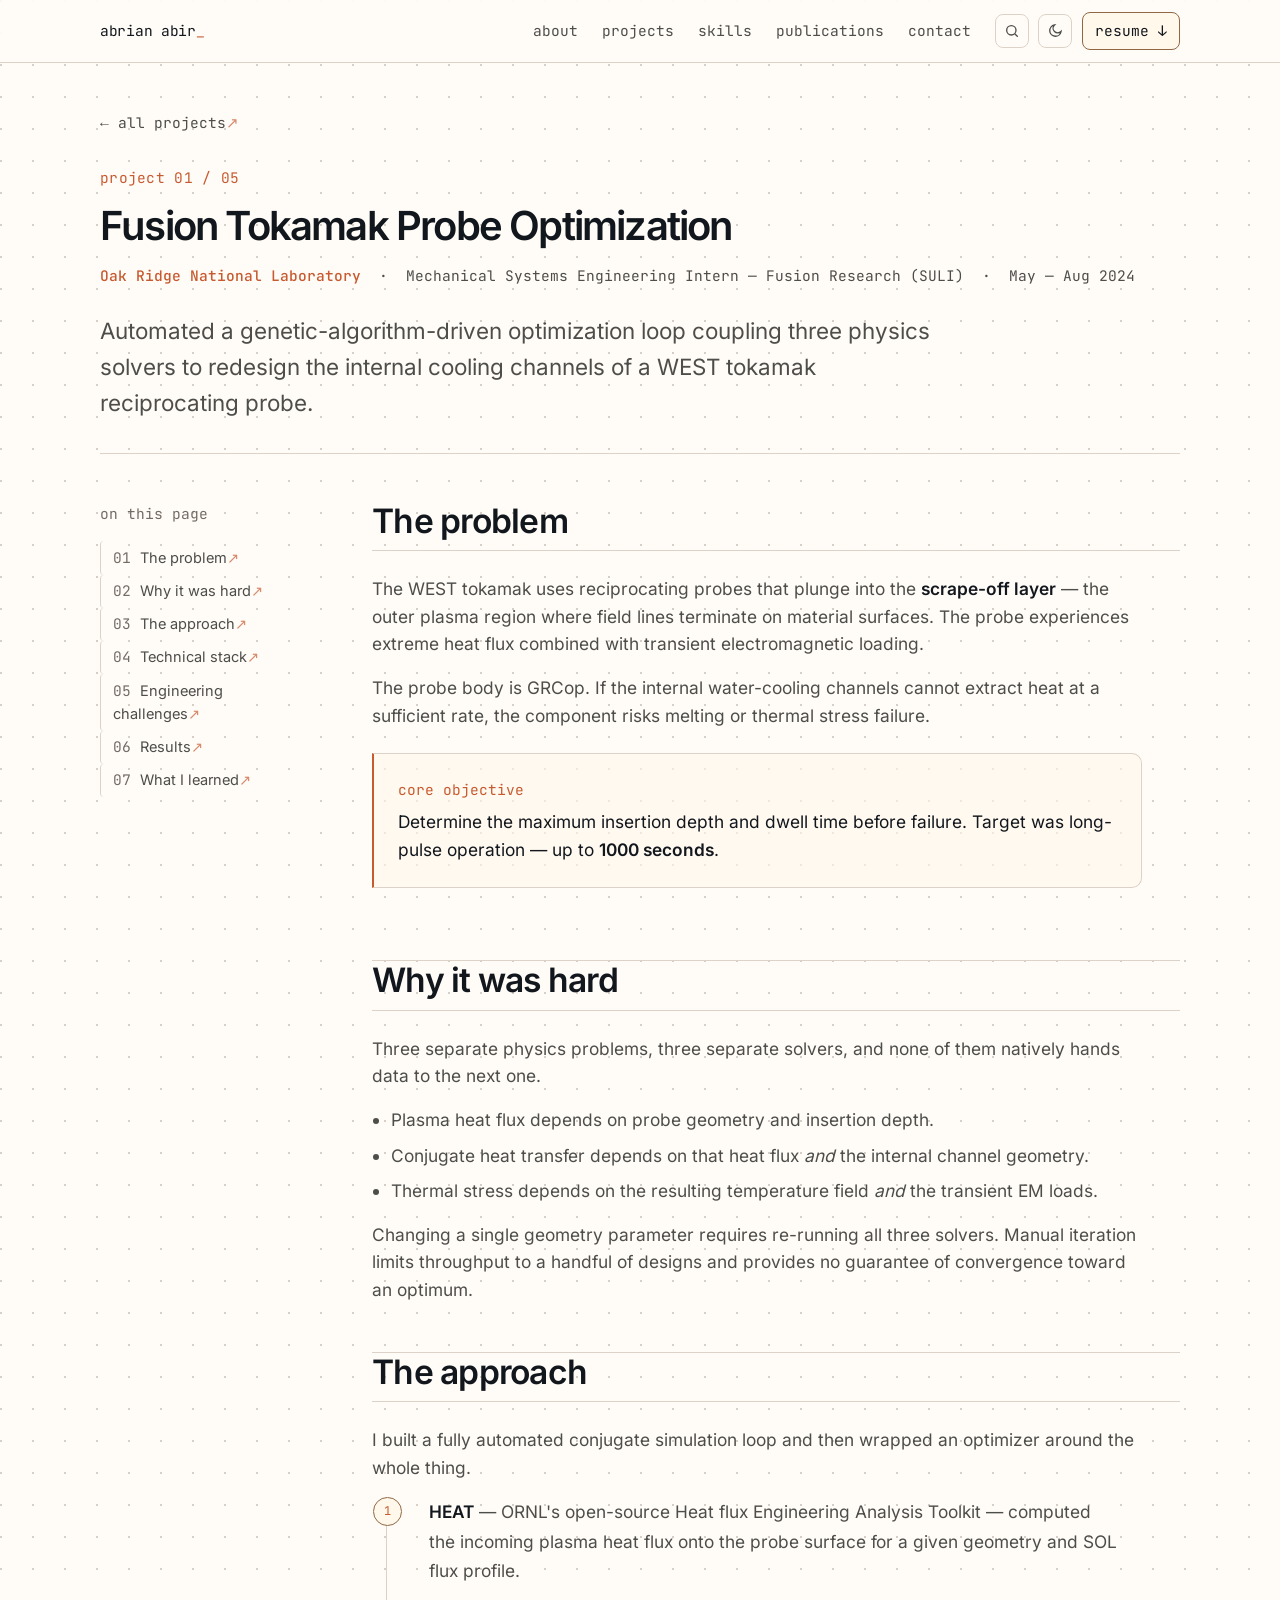
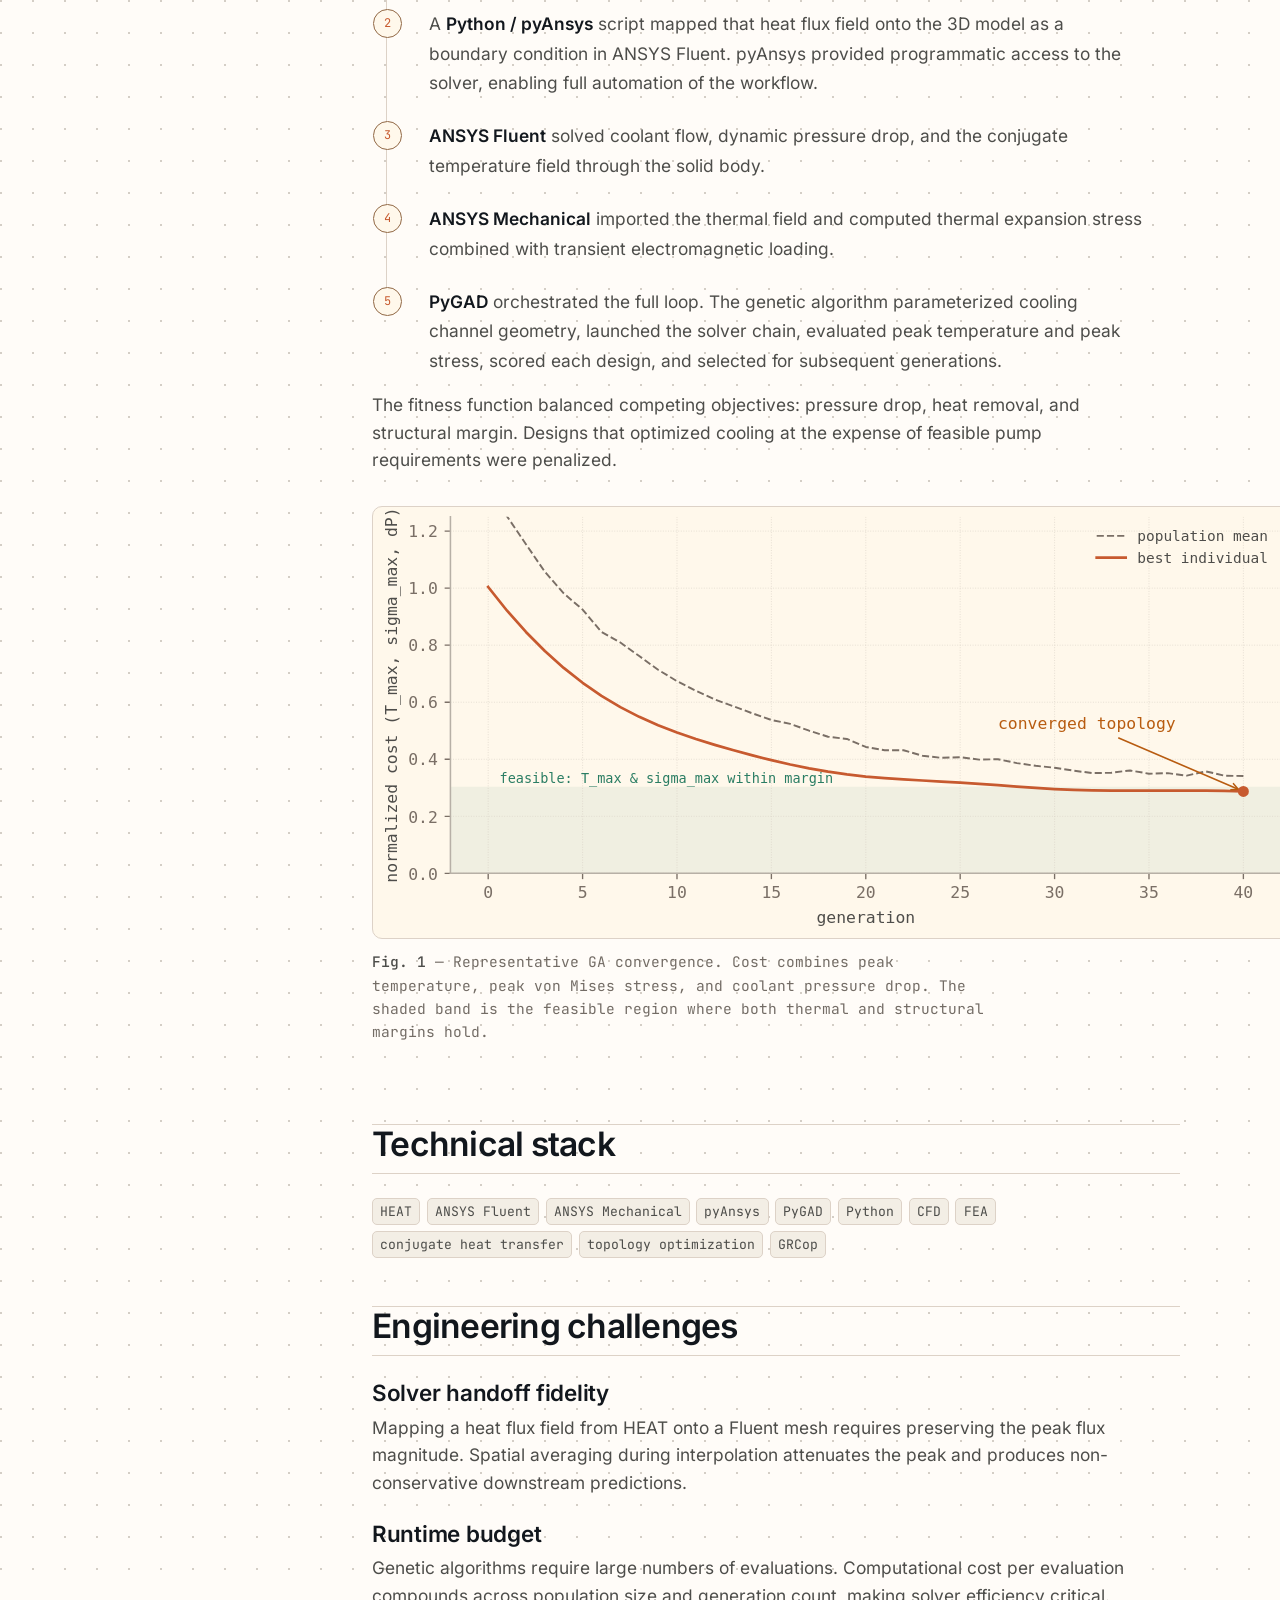
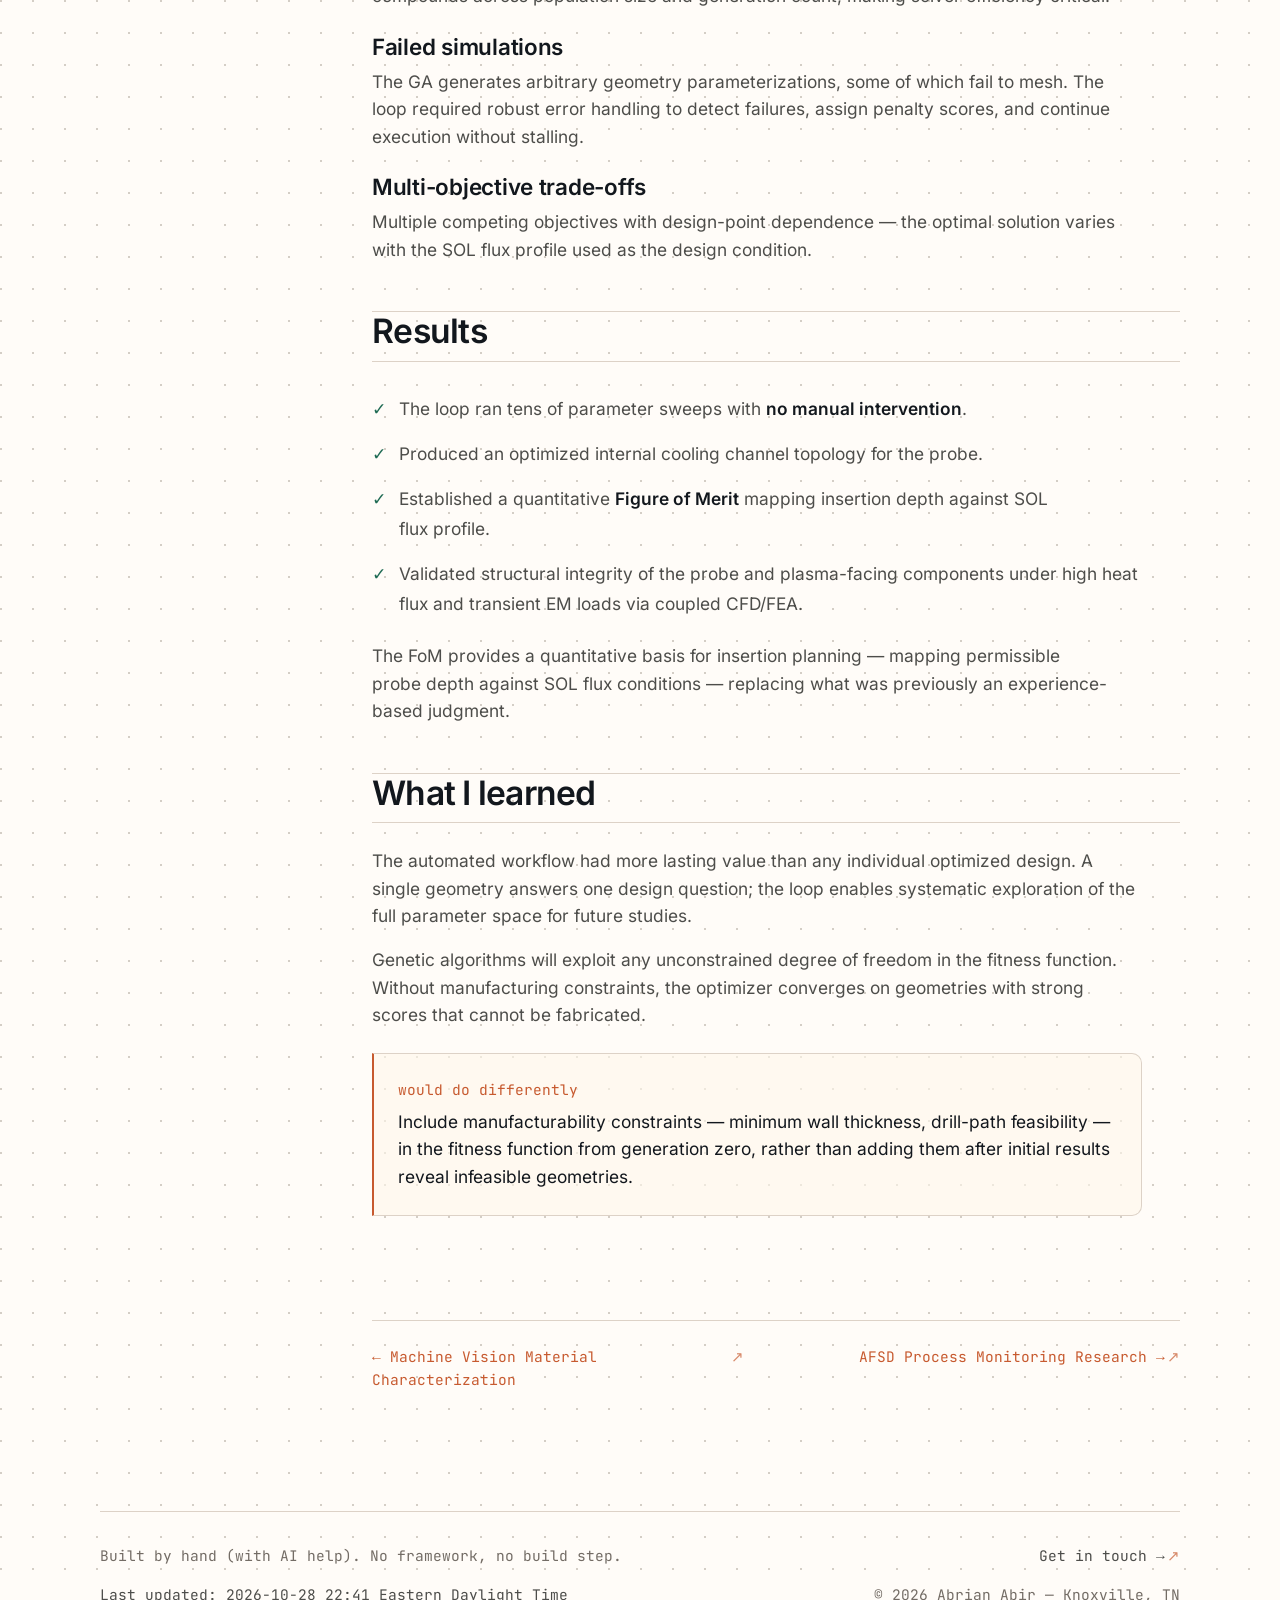
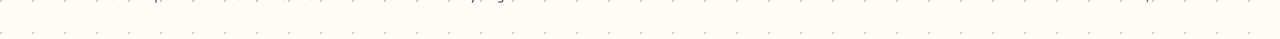
<file: projects/tokamak-probe.html>
<!DOCTYPE html><html lang="en" data-theme="dark"><head><meta charset="utf-8"><meta name="viewport" content="width=device-width, initial-scale=1"><title>Fusion Tokamak Probe Optimization — Abrian Abir</title><meta name="description" content="Automated HEAT → ANSYS Fluent → ANSYS Mechanical loop driven by a genetic algorithm to optimize cooling channel geometry for a WEST tokamak reciprocating probe."><meta name="author" content="Abrian Abir"><meta name="theme-color" content="#1a1816"><link rel="canonical" href="https://abrianabir.github.io/projects/tokamak-probe.html"><meta property="og:type" content="article"><meta property="og:url" content="https://abrianabir.github.io/projects/tokamak-probe.html"><meta property="og:title" content="Fusion Tokamak Probe Optimization — Abrian Abir"><meta property="og:description" content="Automated HEAT → ANSYS Fluent → ANSYS Mechanical loop driven by a genetic algorithm to optimize cooling channel geometry for a WEST tokamak reciprocating probe."><meta property="og:image" content="https://abrianabir.github.io/assets/img/og/og-tokamak-probe.png"><meta property="og:image:width" content="1200"><meta property="og:image:height" content="630"><meta property="og:image:alt" content="Fusion Tokamak Probe Optimization — ORNL · Fusion"><meta name="twitter:card" content="summary_large_image"><meta name="google-site-verification" content="NKCbq-IOS7XesMwCIqltudBgdCa_yDA4b-StoMeJ4Jw"/><link rel="icon" type="image/png" sizes="48x48" href="../assets/favicon-48.png"><link rel="preload" as="font" type="font/woff2" href="../assets/fonts/inter-latin.woff2" crossorigin><link rel="preload" as="font" type="font/woff2" href="../assets/fonts/jetbrains-mono-latin.woff2" crossorigin><link rel="stylesheet" href="../assets/css/style.min.css?v=5b17054562"><link rel="expect" href="#main" blocking="render"><script>
  (() => { try {
    const s = localStorage.getItem('theme');
    document.documentElement.dataset.theme =
      s || (matchMedia('(prefers-color-scheme: light)').matches ? 'light' : 'dark');
  } catch { document.documentElement.dataset.theme = 'dark'; } })();
</script><script type="speculationrules">
{"prefetch":[{"where":{"selector_matches":".card a, .proj-nav a, .backlink, .pal a"},"eagerness":"moderate"}]}
</script><script>
  if ("serviceWorker" in navigator) {
    addEventListener("load", () => navigator.serviceWorker.register("/sw.js"));
  }
</script><script type="application/ld+json">
{
  "@context": "https://schema.org",
  "@graph": [
    {
      "@type": "Article",
      "@id": "https://abrianabir.github.io/projects/tokamak-probe.html#article",
      "url": "https://abrianabir.github.io/projects/tokamak-probe.html",
      "headline": "Fusion Tokamak Probe Optimization",
      "description": "Automated HEAT \u2192 ANSYS Fluent \u2192 ANSYS Mechanical loop driven by a genetic algorithm to optimize cooling channel geometry for a WEST tokamak reciprocating probe.",
      "dateModified": "2026-10-28T22:41:22-04:00",
      "image": "https://abrianabir.github.io/assets/img/og/og-tokamak-probe.png",
      "author": {
        "@id": "https://abrianabir.github.io/#person"
      },
      "publisher": {
        "@id": "https://abrianabir.github.io/#person"
      },
      "mainEntityOfPage": {
        "@id": "https://abrianabir.github.io/projects/tokamak-probe.html"
      },
      "about": "Oak Ridge National Laboratory",
      "keywords": [
        "HEAT",
        "ANSYS Fluent",
        "ANSYS Mechanical",
        "pyAnsys",
        "PyGAD",
        "Python",
        "CFD",
        "FEA",
        "conjugate heat transfer",
        "topology optimization",
        "GRCop"
      ]
    },
    {
      "@type": "Person",
      "@id": "https://abrianabir.github.io/#person",
      "name": "Abrian Abir",
      "jobTitle": "Applications Engineer for Advanced Manufacturing",
      "url": "https://abrianabir.github.io/",
      "image": "https://abrianabir.github.io/assets/img/portrait.png",
      "worksFor": {
        "@type": "Organization",
        "name": "Oak Ridge National Laboratory"
      },
      "alumniOf": {
        "@type": "CollegeOrUniversity",
        "name": "University of Tennessee, Knoxville"
      },
      "email": "mailto:abrian.inbox@gmail.com",
      "address": {
        "@type": "PostalAddress",
        "addressLocality": "Knoxville",
        "addressRegion": "TN",
        "addressCountry": "US"
      },
      "sameAs": [
        "https://linkedin.com/in/AbrianAbir",
        "https://github.com/AbrianAbir",
        "https://orcid.org/0000-0001-7257-1548",
        "https://scholar.google.com/citations?user=ATV3ekIAAAAJ"
      ],
      "knowsAbout": [
        "Sensor integration",
        "Data acquisition systems",
        "Process monitoring",
        "CFD and FEA",
        "Machine vision",
        "Closed-loop control",
        "Additive manufacturing",
        "Python"
      ]
    },
    {
      "@type": "BreadcrumbList",
      "@id": "https://abrianabir.github.io/projects/tokamak-probe.html#breadcrumbs",
      "itemListElement": [
        {
          "@type": "ListItem",
          "position": 1,
          "name": "Home",
          "item": "https://abrianabir.github.io/"
        },
        {
          "@type": "ListItem",
          "position": 2,
          "name": "Projects",
          "item": "https://abrianabir.github.io/#projects"
        },
        {
          "@type": "ListItem",
          "position": 3,
          "name": "Fusion Tokamak Probe Optimization",
          "item": "https://abrianabir.github.io/projects/tokamak-probe.html"
        }
      ]
    }
  ]
}
</script></head><body><div class="progress" aria-hidden="true"></div><a class="skip" href="#main">Skip to content</a><header class="nav"><div class="nav__inner"><a class="nav__brand" href="../index.html">abrian&nbsp;abir</a><nav aria-label="Primary"><ul class="nav__links"><li><a href="../index.html#about">about</a></li><li><a href="../index.html#projects">projects</a></li><li><a href="../index.html#skills">skills</a></li><li><a href="../index.html#publications">publications</a></li><li><a href="../index.html#contact">contact</a></li></ul></nav><div class="nav__actions"><button class="icon-btn" data-open-palette aria-label="Search (Ctrl K)" title="Search — Ctrl K"><svg viewBox="0 0 24 24" fill="none" stroke="currentColor" stroke-width="2" stroke-linecap="round"><circle cx="11" cy="11" r="7"/><path d="m20 20-3.2-3.2"/></svg></button><button class="icon-btn" id="theme-toggle" aria-label="Switch theme" title="Toggle theme"><svg class="i-sun" viewBox="0 0 24 24" fill="none" stroke="currentColor" stroke-width="2" stroke-linecap="round"><circle cx="12" cy="12" r="4.2"/><path d="M12 2v2M12 20v2M2 12h2M20 12h2M4.9 4.9l1.4 1.4M17.7 17.7l1.4 1.4M19.1 4.9l-1.4 1.4M6.3 17.7l-1.4 1.4"/></svg><svg class="i-moon" viewBox="0 0 24 24" fill="none" stroke="currentColor" stroke-width="2" stroke-linecap="round"><path d="M21 12.8A8.5 8.5 0 1 1 11.2 3a6.6 6.6 0 0 0 9.8 9.8Z"/></svg></button><a class="btn btn--sm nav__resume" target="_blank" rel="noopener" href="../resume.pdf" download>resume ↓</a><button class="icon-btn nav__burger" id="nav-toggle" aria-label="Open menu"
aria-expanded="false" aria-controls="nav-mobile"><span class="i-open"><svg viewBox="0 0 24 24" fill="none" stroke="currentColor" stroke-width="2" stroke-linecap="round"><path d="M4 7h16M4 12h16M4 17h16"/></svg></span><span class="i-close"><svg viewBox="0 0 24 24" fill="none" stroke="currentColor" stroke-width="2" stroke-linecap="round"><path d="M6 6l12 12M18 6L6 18"/></svg></span></button></div></div><div class="nav__mobile" id="nav-mobile" hidden><nav aria-label="Mobile"><ul><li><a href="../index.html#about">about</a></li><li><a href="../index.html#projects">projects</a></li><li><a href="../index.html#skills">skills</a></li><li><a href="../index.html#publications">publications</a></li><li><a href="../index.html#philosophy">philosophy</a></li><li><a href="../index.html#interests">interests</a></li><li><a href="../index.html#contact">contact</a></li></ul></nav><a class="btn btn--primary nav__mobile-cta" target="_blank" rel="noopener" href="../resume.pdf" download>Download resume (PDF)</a></div></header><main id="main"><div class="wrap proj-hero" data-slug="tokamak-probe"><a class="backlink" href="../index.html#projects">← all projects</a><p class="eyebrow">project 01 / 05</p><h1 class="vt-title">Fusion Tokamak Probe Optimization</h1><p class="meta"><b>Oak Ridge National Laboratory</b> &nbsp;·&nbsp; Mechanical Systems Engineering Intern — Fusion Research (SULI) &nbsp;·&nbsp; May — Aug 2024</p><p class="lede">Automated a genetic-algorithm-driven optimization loop coupling three physics solvers to redesign the internal cooling channels of a WEST tokamak reciprocating probe.</p></div><div class="wrap proj-layout"><aside class="toc" aria-label="On this page"><p>on this page</p><ol><li><a href="#problem">The problem</a></li><li><a href="#hard">Why it was hard</a></li><li><a href="#approach">The approach</a></li><li><a href="#stack">Technical stack</a></li><li><a href="#challenges">Engineering challenges</a></li><li><a href="#results">Results</a></li><li><a href="#learned">What I learned</a></li></ol></aside><article class="proj-body"><section id="problem"><h2>The problem</h2><p>The WEST tokamak uses reciprocating probes that plunge into the <strong>scrape-off layer</strong> — the outer plasma region where field lines terminate on material surfaces. The probe experiences extreme heat flux combined with transient electromagnetic loading.</p><p>The probe body is GRCop. If the internal water-cooling channels cannot extract heat at a sufficient rate, the component risks melting or thermal stress failure.</p><div class="callout"><span class="lbl">core objective</span><p>Determine the maximum insertion depth and dwell time before failure. Target was long-pulse operation — up to <strong>1000 seconds</strong>.</p></div></section><section id="hard"><h2>Why it was hard</h2><p>Three separate physics problems, three separate solvers, and none of them natively hands data to the next one.</p><ul><li><span>Plasma heat flux depends on probe geometry and insertion depth.</span></li><li><span>Conjugate heat transfer depends on that heat flux <em>and</em> the internal channel geometry.</span></li><li><span>Thermal stress depends on the resulting temperature field <em>and</em> the transient EM loads.</span></li></ul><p>Changing a single geometry parameter requires re-running all three solvers. Manual iteration limits throughput to a handful of designs and provides no guarantee of convergence toward an optimum.</p></section><section id="approach"><h2>The approach</h2><p>I built a fully automated conjugate simulation loop and then wrapped an optimizer around the whole thing.</p><ol class="pipeline"><li><span><strong>HEAT</strong> — ORNL's open-source Heat flux Engineering Analysis Toolkit — computed the incoming plasma heat flux onto the probe surface for a given geometry and SOL flux profile.</span></li><li><span>A <strong>Python / pyAnsys</strong> script mapped that heat flux field onto the 3D model as a boundary condition in ANSYS Fluent. pyAnsys provided programmatic access to the solver, enabling full automation of the workflow.</span></li><li><span><strong>ANSYS Fluent</strong> solved coolant flow, dynamic pressure drop, and the conjugate temperature field through the solid body.</span></li><li><span><strong>ANSYS Mechanical</strong> imported the thermal field and computed thermal expansion stress combined with transient electromagnetic loading.</span></li><li><span><strong>PyGAD</strong> orchestrated the full loop. The genetic algorithm parameterized cooling channel geometry, launched the solver chain, evaluated peak temperature and peak stress, scored each design, and selected for subsequent generations.</span></li></ol><p>The fitness function balanced competing objectives: pressure drop, heat removal, and structural margin. Designs that optimized cooling at the expense of feasible pump requirements were penalized.</p><figure><img src="../assets/img/fig-ga-convergence.svg" alt="Line chart showing normalized cost versus generation. The best individual drops sharply over the first 15 generations and flattens inside a shaded feasible band; the population mean converges toward it."
width="475" height="223" loading="lazy" decoding="async"><figcaption><b>Fig. 1</b> — Representative GA convergence. Cost combines peak temperature, peak von Mises stress, and coolant pressure drop. The shaded band is the feasible region where both thermal and structural margins hold.</figcaption></figure></section><section id="stack"><h2>Technical stack</h2><div class="stack-grid"><span class="tag">HEAT</span><span class="tag">ANSYS Fluent</span><span class="tag">ANSYS Mechanical</span><span class="tag">pyAnsys</span><span class="tag">PyGAD</span><span class="tag">Python</span><span class="tag">CFD</span><span class="tag">FEA</span><span class="tag">conjugate heat transfer</span><span class="tag">topology optimization</span><span class="tag">GRCop</span></div></section><section id="challenges"><h2>Engineering challenges</h2><h3>Solver handoff fidelity</h3><p>Mapping a heat flux field from HEAT onto a Fluent mesh requires preserving the peak flux magnitude. Spatial averaging during interpolation attenuates the peak and produces non-conservative downstream predictions.</p><h3>Runtime budget</h3><p>Genetic algorithms require large numbers of evaluations. Computational cost per evaluation compounds across population size and generation count, making solver efficiency critical.</p><h3>Failed simulations</h3><p>The GA generates arbitrary geometry parameterizations, some of which fail to mesh. The loop required robust error handling to detect failures, assign penalty scores, and continue execution without stalling.</p><h3>Multi-objective trade-offs</h3><p>Multiple competing objectives with design-point dependence — the optimal solution varies with the SOL flux profile used as the design condition.</p></section><section id="results"><h2>Results</h2><ul class="results"><li><span>The loop ran tens of parameter sweeps with <strong>no manual intervention</strong>.</span></li><li><span>Produced an optimized internal cooling channel topology for the probe.</span></li><li><span>Established a quantitative <strong>Figure of Merit</strong> mapping insertion depth against SOL flux profile.</span></li><li><span>Validated structural integrity of the probe and plasma-facing components under high heat flux and transient EM loads via coupled CFD/FEA.</span></li></ul><p>The FoM provides a quantitative basis for insertion planning — mapping permissible probe depth against SOL flux conditions — replacing what was previously an experience-based judgment.</p></section><section id="learned"><h2>What I learned</h2><p>The automated workflow had more lasting value than any individual optimized design. A single geometry answers one design question; the loop enables systematic exploration of the full parameter space for future studies.</p><p>Genetic algorithms will exploit any unconstrained degree of freedom in the fitness function. Without manufacturing constraints, the optimizer converges on geometries with strong scores that cannot be fabricated.</p><div class="callout"><span class="lbl">would do differently</span><p>Include manufacturability constraints — minimum wall thickness, drill-path feasibility — in the fitness function from generation zero, rather than adding them after initial results reveal infeasible geometries.</p></div></section><nav class="proj-nav" aria-label="Project navigation"><a href="machine-vision.html">← Machine Vision Material Characterization</a>
<a href="afsd-monitoring.html">AFSD Process Monitoring Research →</a></nav></article></div></main><footer class="footer wrap"><span>Built by hand (with AI help). No framework, no build step.</span>
<span><a href="../index.html#contact">Get in touch →</a></span>
<time class="footer__updated" datetime="2026-10-28T22:41:22-04:00">Last updated: 2026-10-28 22:41 Eastern Daylight Time</time>
<span>© <span id="yr">2026</span> Abrian Abir — Knoxville, TN</span></footer><dialog class="pal" id="palette" aria-label="Site search"><div class="pal__box"><input id="palette-input" type="text" placeholder="jump to…" autocomplete="off" spellcheck="false" aria-label="Search the site"><ul id="palette-list"><li><a href="../index.html#about">About<span>section</span></a></li><li><a href="../index.html#projects">Projects<span>section</span></a></li><li><a href="../index.html#skills">Skills<span>section</span></a></li><li><a href="../index.html#publications">Publications<span>section</span></a></li><li><a href="../index.html#philosophy">Philosophy<span>section</span></a></li><li><a href="../index.html#interests">Interests<span>section</span></a></li><li><a href="../index.html#contact">Contact<span>section</span></a></li><li><a href="../index.html#philosophy">Engineering Philosophy<span>section</span></a></li><li><a href="../index.html#interests">Things I Find Interesting<span>section</span></a></li><li><a href="tokamak-probe.html">Fusion Tokamak Probe Optimization<span>project</span></a></li><li><a href="afsd-monitoring.html">AFSD Process Monitoring Research<span>project</span></a></li><li><a href="fuel-failure.html">Nuclear Fuel Failure Prediction<span>project</span></a></li><li><a href="film-separator.html">Automated Film Separation System<span>project</span></a></li><li><a href="machine-vision.html">Machine Vision Material Characterization<span>project</span></a></li><li><a href="../resume.pdf">Download resume<span>pdf</span></a></li><li><a href="mailto:abrian.inbox@gmail.com">Email Abrian<span>mailto</span></a></li><li><a href="https://github.com/AbrianAbir">GitHub<span>external</span></a></li><li><a href="https://linkedin.com/in/AbrianAbir">LinkedIn<span>external</span></a></li></ul><p class="pal__foot"><kbd>↑</kbd><kbd>↓</kbd> navigate · <kbd>↵</kbd> open · <kbd>esc</kbd> or click outside to close</p></div></dialog><script src="../assets/js/main.min.js?v=5c745a7a80" defer></script></body></html>
</file>
<file: assets/css/style.min.css>
@font-face{font-family:"Inter";font-style:normal;font-weight:400 700;font-display:swap;src:url("../fonts/inter-latin.woff2") format("woff2")}@font-face{font-family:"JetBrains Mono";font-style:normal;font-weight:400 500;font-display:swap;src:url("../fonts/jetbrains-mono-latin.woff2") format("woff2")}:root{--bg:#1a1816;--bg-grid:#282420;--surface:#24211e;--surface-2:#2e2a25;--border:#3d3731;--border-strong:#595046;--text:#f1eee6;--text-dim:#b8b0a2;--text-faint:#9c9486;--accent:#e07246;--accent-alt:#b14317;--data-green:#38a178;--shadow:0 1px 2px rgb(0 0 0 / .4),0 18px 36px rgb(0 0 0 / .35);--font-sans:"Inter",ui-sans-serif,system-ui,-apple-system,"Segoe UI",Roboto,Helvetica,Arial,sans-serif;--font-mono:"JetBrains Mono",ui-monospace,SFMono-Regular,"SF Mono",Menlo,Consolas,"Liberation Mono",monospace;--step--1:clamp(0.75rem,0.75rem + 0.2vw,0.95rem);--step-0:clamp(0.85rem,0.77rem + 0.4vw,1.08rem);--step-1:clamp(1rem,0.86rem + 0.7vw,1.4rem);--step-2:clamp(1.3rem,1.02rem + 1.39vw,2.1rem);--step-3:clamp(1.5rem,1.15rem + 1.74vw,2.5rem);--step-4:clamp(2.25rem,1.92rem + 1.65vw,3.2rem);--step-5:clamp(2.5rem,1.75rem + 3.2vw,4.6rem);--s1:.5rem;--s2:1rem;--s3:1.5rem;--s4:2rem;--s5:3rem;--s6:4.5rem;--s7:7.5rem;--measure:70ch;--wide:1080px;--radius:10px;--ease:cubic-bezier(.22,1,.36,1);--nav-h:62px}[data-theme="light"]{--bg:#fffcf8;--bg-grid:#d4cec6;--surface:#fff8eb;--surface-2:#f3eee5;--border:#ddd2c7;--border-strong:#906744;--text:#12171d;--text-dim:#4d4d4a;--text-faint:#736c65;--accent:#c75a2f;--accent-alt:#B85C10;--data-green:#1f6b54;--shadow:0 1px 2px rgb(0 0 0 / .06),0 8px 24px rgb(0 0 0 / .07)}*,*::before,*::after{box-sizing:border-box}*{margin:0}html{-webkit-text-size-adjust:100%;scroll-behavior:smooth;overflow-x:clip}@media (prefers-reduced-motion:reduce){html{scroll-behavior:auto}*,*::before,*::after{animation-duration:.01ms!important;animation-iteration-count:1!important;transition-duration:.01ms!important;scroll-behavior:auto!important}}img,svg,video{display:block;max-width:100%;height:auto}button,input,textarea,select{font:inherit;color:inherit}ul,ol{padding:0}body{background-color:var(--bg);background-image:radial-gradient(circle at 1px 1px,var(--bg-grid) 1px,transparent 0);background-size:32px 32px;color:var(--text);font-family:var(--font-sans);font-size:var(--step-0);line-height:1.6;-webkit-font-smoothing:antialiased;text-rendering:optimizeLegibility;overflow-x:clip}h1,h2,h3,h4{font-weight:600;letter-spacing:-.022em;line-height:1.15;text-wrap:balance}h1{font-size:var(--step-5);letter-spacing:-.045em;line-height:.95}h2{font-size:var(--step-3)}h3{font-size:var(--step-1);letter-spacing:-.012em}h4{font-size:var(--step-0)}p{text-wrap:pretty}a{color:var(--accent);text-decoration:none}button,a{-webkit-tap-highlight-color:transparent}[data-ripple]{position:relative;isolation:isolate;overflow:hidden}[data-ripple][data-pressed]{transform:scale(.975);transition:transform .12s var(--ease)}[data-ripple-wave]{position:absolute;z-index:-1;width:14px;height:14px;border-radius:50%;pointer-events:none;background:color-mix(in srgb,var(--accent) 28%,transparent);transform:translate(-50%,-50%) scale(0);animation:ripple-wave .65s var(--ease) forwards}a[data-link-fx]{position:relative;border-radius:4px;background-image:radial-gradient(circle at var(--link-x,50%) var(--link-y,50%),color-mix(in srgb,var(--accent) 15%,transparent),transparent 70%),linear-gradient(90deg,var(--accent),var(--accent-alt));background-position:var(--link-x,50%) var(--link-y,50%),0 100%;background-repeat:no-repeat;background-size:0 0,0 1px;transition:background-size .4s var(--ease),color .25s var(--ease),transform .25s var(--ease),text-shadow .25s var(--ease)}a[data-link-fx]:hover,a[data-link-fx]:focus-visible{background-size:180px 180px,100% 1px;text-shadow:0 0 18px color-mix(in srgb,var(--accent) 24%,transparent)}@keyframes ripple-wave{to{opacity:0;transform:translate(-50%,-50%) scale(18)}}a:hover{text-decoration:underline;text-underline-offset:3px}:focus-visible{outline:2px solid var(--accent);outline-offset:3px;border-radius:3px}code,kbd,.mono{font-family:var(--font-mono);font-size:.88em}hr{border:0;height:1px;background:var(--border);margin-block:var(--s5)}::selection{background:color-mix(in srgb,var(--accent) 30%,transparent)}p,li,dd,h1,h2,h3,h4,figcaption{overflow-wrap:break-word}.wrap{width:min(100% - 2.5rem,var(--wide));margin-inline:auto}.prose{max-width:var(--measure)}section[id]{scroll-margin-top:96px;padding-block:var(--s7)}section[id]+section[id]{border-top:1px solid var(--border)}@media (max-width:640px){section[id]{padding-block:var(--s6)}}.skip{position:absolute;left:-9999px;top:0;z-index:999;background:var(--accent);color:var(--bg);padding:.6rem 1rem;border-radius:0 0 var(--radius) 0}.skip:focus{left:0}.nav{position:sticky;top:0;z-index:100;backdrop-filter:blur(14px) saturate(140%);background:color-mix(in srgb,var(--bg) 83%,transparent);border-bottom:1px solid var(--border);transition:border-color .25s var(--ease),background .25s var(--ease)}.nav[data-scrolled="true"]{border-bottom-color:var(--border-strong)}.nav__inner{width:min(100% - 2rem,var(--wide));margin-inline:auto;display:flex;align-items:center;gap:var(--s3);height:var(--nav-h);min-width:0}.nav__brand{font-family:var(--font-mono);font-size:var(--step--1);color:var(--text);letter-spacing:-.02em;margin-right:auto;white-space:nowrap;min-width:0;overflow:hidden;text-overflow:ellipsis;text-transform:lowercase}.nav__brand::after{content:"_";color:var(--accent);animation:blink 1.25s steps(1) infinite}@keyframes blink{50%{opacity:0}}.nav__links{display:flex;gap:var(--s3);list-style:none}.nav__links a{font-family:var(--font-mono);font-size:var(--step--1);color:var(--text-dim);position:relative;padding-block:4px;text-decoration:none;text-transform:lowercase}.nav__links a::after{content:"";position:absolute;left:0;bottom:0;height:1.5px;width:100%;background:var(--accent);transform:scaleX(0);transform-origin:left;transition:transform .28s var(--ease)}.nav__links a:hover{color:var(--text)}.nav__links a:hover::after,.nav__links a[aria-current="true"]::after{transform:scaleX(1)}.nav__links a[aria-current="true"]{color:var(--text)}.nav__actions{display:flex;align-items:center;gap:.6rem;flex:0 0 auto}.icon-btn{display:grid;place-items:center;width:34px;height:34px;background:transparent;border:1px solid var(--border);border-radius:8px;cursor:pointer;color:var(--text-dim);transition:color .2s,border-color .2s,background .2s;flex:0 0 auto}.icon-btn:hover{color:var(--text);border-color:var(--border-strong);background:var(--surface)}.icon-btn svg{width:16px;height:16px}[data-theme="light"] .icon-btn .i-sun,.icon-btn .i-moon{display:none}[data-theme="light"] .icon-btn .i-moon{display:block}.nav__burger{display:none}.nav__burger .i-close{display:none}.nav__burger[aria-expanded="true"] .i-open{display:none}.nav__burger[aria-expanded="true"] .i-close{display:block}.nav__burger svg{width:18px;height:18px}.nav__mobile{display:none;border-top:1px solid var(--border);background:color-mix(in srgb,var(--bg) 96%,transparent);backdrop-filter:blur(14px) saturate(160%);padding:var(--s2) 0 var(--s3);max-height:calc(100dvh - var(--nav-h));overflow-y:auto;overscroll-behavior:contain}.nav__mobile[hidden]{display:none}.nav__mobile ul{list-style:none;width:min(100% - 2.5rem,var(--wide));margin-inline:auto}.nav__mobile a{display:flex;align-items:center;justify-content:space-between;font-family:var(--font-mono);font-size:var(--step-0);color:var(--text);text-decoration:none;padding:.85rem .25rem;border-bottom:1px solid var(--border);min-height:44px;-webkit-tap-highlight-color:transparent}.nav__mobile a::after{content:"→";color:var(--text-faint)}.nav__mobile a:active{color:var(--accent)}.nav__mobile a[aria-current="true"]{color:var(--accent)}.nav__mobile a[aria-current="true"]::after{content:"•";color:var(--accent)}.nav__mobile-cta{width:min(100% - 2.5rem,var(--wide));margin:var(--s3) auto 0;justify-content:center}@media (max-width:760px){.nav__links{display:none}.nav__burger{display:grid}.nav__resume{display:inline-flex;white-space:nowrap}.nav__mobile:not([hidden]){display:block}}@media (max-width:420px){.nav__inner{gap:var(--s2)}.nav__resume{display:none!important}}.btn{display:inline-flex;align-items:center;gap:.5rem;font-family:var(--font-mono);font-size:var(--step--1);padding:.62rem 1.05rem;border-radius:8px;border:1px solid var(--border-strong);color:var(--text);background:var(--surface);text-decoration:none;cursor:pointer;transition:transform .18s var(--ease),border-color .2s,background .2s,color .2s,box-shadow .2s ease}.btn:hover{text-decoration:none;border-color:var(--accent);color:var(--accent);transform:translateY(-1px);box-shadow:0 10px 24px rgb(199 90 47 / .12)}.btn svg{width:15px;height:15px;flex:0 0 auto}.btn--primary{background:var(--accent-alt);color:#fff8f4;border-color:var(--accent);font-weight:600}[data-theme="light"] .btn--primary{color:#fffaf6}.btn--primary:hover{color:#fff8f4;background:color-mix(in srgb,var(--accent) 90%,black 10%)}[data-theme="light"] .btn--primary:hover{color:#fffaf6}.btn--ghost{background:transparent}.btn--sm{padding:.42rem .75rem}.hero{position:relative;padding-block:clamp(3.5rem,6vw,5rem) var(--s5);overflow:hidden}[data-boot] .hero::after{content:"";position:absolute;z-index:3;left:-12%;top:0;width:7%;height:100%;pointer-events:none;opacity:0;background:linear-gradient(90deg,transparent,color-mix(in srgb,var(--accent) 32%,transparent),transparent);transform:skewX(-14deg) translateX(-120%)}[data-boot][data-boot-in] .hero::after{animation:boot-scan 1.15s var(--ease) .12s forwards}@keyframes boot-scan{0%{opacity:0;transform:skewX(-14deg) translateX(-120%)}18%{opacity:.8}100%{opacity:0;transform:skewX(-14deg) translateX(1750%)}}.hero__plot{position:absolute;inset:0;width:100%;height:100%;opacity:.12;pointer-events:none;mask-image:linear-gradient(to bottom,transparent,#000 25%,#000 70%,transparent)}.hero__plot path{fill:none;stroke:var(--accent);stroke-width:1.2;vector-effect:non-scaling-stroke}.hero__plot .grid{stroke:var(--text-faint);stroke-width:.5;opacity:.5}[data-boot] .hero__plot .grid{opacity:0;transform-origin:center;transform-box:fill-box}[data-boot][data-boot-in] .hero__plot .grid{animation:boot-grid .8s var(--ease) forwards}@keyframes boot-grid{from{opacity:0;transform:scale(1.06)}to{opacity:.5;transform:scale(1)}}.hero__plot .trace{opacity:0;animation:trace-in 1s var(--ease) .15s forwards}@keyframes trace-in{to{opacity:1}}@media (min-width:821px) and (pointer:fine){.hero__plot .trace{opacity:1;stroke-dasharray:2600;stroke-dashoffset:2600;animation:draw 6s var(--ease) forwards}@keyframes draw{to{stroke-dashoffset:0}}}.hero__copy{min-width:0}[data-kinetic-ready] .hero__copy>*{opacity:0;transform:translateY(18px)}[data-kinetic-ready][data-kinetic-in] .hero__copy>*{opacity:1;transform:none;transition:opacity .7s var(--ease) var(--kinetic-delay),transform .7s var(--ease) var(--kinetic-delay)}[data-kinetic-ready] .hero__headline{transform:none}[data-headline-char]{display:inline;opacity:0}[data-headline-word]{display:inline-block;white-space:nowrap}[data-kinetic-in] [data-headline-char]{opacity:1;transition:opacity .35s var(--ease) var(--char-delay)}[data-kinetic-depth]{transform:perspective(900px) rotateX(var(--tilt-y,0deg)) rotateY(var(--tilt-x,0deg))!important;transition:transform .25s var(--ease);will-change:transform}.hero__inner{position:relative;z-index:2;display:grid;grid-template-columns:minmax(0,1.08fr) minmax(290px,.72fr);gap:clamp(2rem,6vw,5rem);align-items:center}.hero__portrait{margin:0;position:relative;width:min(100%,300px);aspect-ratio:1;justify-self:end;padding:.6rem;border:1px solid var(--border);border-radius:1.6rem;background:color-mix(in srgb,var(--surface) 88%,white 12%);box-shadow:var(--shadow)}.hero__portrait img{width:100%;height:100%;border-radius:1.25rem;object-fit:cover;object-position:center 18%;background:var(--surface)}.hero__portrait{overflow:hidden;transition:transform .45s var(--ease),box-shadow .45s var(--ease),border-color .3s var(--ease)}.hero__portrait::after{content:"";position:absolute;left:-20%;top:-30%;width:140%;height:18%;pointer-events:none;opacity:0;background:linear-gradient(90deg,transparent,color-mix(in srgb,var(--accent) 35%,transparent),transparent);transform:translateY(-100%) rotate(-8deg)}.hero__portrait:hover{border-color:var(--accent);transform:translateY(-4px) rotate(1deg);box-shadow:var(--shadow),0 0 0 5px color-mix(in srgb,var(--accent) 10%,transparent)}.hero__portrait:hover::after{opacity:1;animation:portrait-scan .8s var(--ease) forwards}@keyframes portrait-scan{to{transform:translateY(650%) rotate(-8deg)}}.hero__visual{position:relative;display:grid;justify-items:end;gap:var(--s2)}.hero__visual::before{content:"";position:absolute;width:74%;aspect-ratio:1;right:-4%;top:-8%;border:1px solid color-mix(in srgb,var(--accent) 32%,transparent);background:linear-gradient(135deg,transparent 0%,color-mix(in srgb,var(--accent) 10%,transparent) 100%);border-radius:28%;transform:rotate(8deg);pointer-events:none}.hero__signal{display:flex;align-items:flex-start;gap:.7rem;width:min(100%,300px);padding:.8rem .95rem;border:1px solid var(--border);border-radius:var(--radius);background:color-mix(in srgb,var(--surface) 82%,transparent);color:var(--text-dim);font-family:var(--font-mono);font-size:.72rem;line-height:1.45;text-align:left}.hero__signal strong{color:var(--text);font-weight:500}.hero__signal-dot{position:relative;flex:0 0 auto;width:7px;height:7px;margin-top:.35rem;border-radius:50%;background:var(--data-green);box-shadow:0 0 0 4px color-mix(in srgb,var(--data-green) 14%,transparent)}.hero__signal-dot::after{content:"";position:absolute;inset:0;border-radius:50%;background:var(--data-green);animation:signal-dot-pulse 2.4s ease-out infinite}@keyframes signal-dot-pulse{0%{transform:scale(1);opacity:.7}70%,100%{transform:scale(3);opacity:0}}.hero__stats{display:grid;grid-template-columns:repeat(3,minmax(0,1fr));width:min(100%,300px);gap:var(--s2);padding-top:.25rem}.hero__stats span{display:grid;gap:.15rem;min-width:0;text-align:center;padding:.7rem .4rem;border:1px solid var(--border);border-radius:.7rem;background:rgba(255,255,255,.08)}.hero__stats strong{font-family:var(--font-mono);font-size:var(--step-1);color:var(--accent);font-weight:500;letter-spacing:-.04em}.hero__stats small{color:var(--text-faint);font-family:var(--font-mono);font-size:.65rem;line-height:1.25;overflow-wrap:anywhere}.eyebrow{font-family:var(--font-mono);font-size:var(--step--1);color:var(--accent);text-transform:lowercase;letter-spacing:.02em;margin-bottom:var(--s2)}.hero h1{margin-bottom:.5rem}.hero__creds{font-family:var(--font-mono);font-size:var(--step--1);color:var(--text-faint);margin-bottom:var(--s2)}.hero__headline{font-size:clamp(2.3rem,4.5vw,3.5rem);font-weight:700;letter-spacing:-.075em;line-height:0.95;max-width:20ch;margin-bottom:var(--s2);color:var(--text);text-transform:uppercase;text-wrap:balance}.hero__headline .cursor{display:none}.hero__pitch{max-width:54ch;color:var(--text-dim);font-size:var(--step-0);line-height:1.6;margin-bottom:var(--s4)}.hero__pitch strong{color:var(--text);font-weight:500}.hero__meta{display:flex;flex-wrap:wrap;gap:.5rem 1.5rem;font-family:var(--font-mono);font-size:var(--step--1);color:var(--text-dim);margin-bottom:var(--s4)}.hero__meta span{display:inline-flex;align-items:center;gap:.45rem}.hero__meta svg{width:14px;height:14px;color:var(--text-faint)}.dot{position:relative;width:7px;height:7px;border-radius:50%;background:var(--data-green)}.dot::after{content:"";position:absolute;inset:0;border-radius:50%;background:var(--data-green);animation:pulse 2.4s ease-out infinite;will-change:transform,opacity}@keyframes pulse{0%{transform:scale(1);opacity:.7}70%{transform:scale(3);opacity:0}100%{transform:scale(3);opacity:0}}@media (prefers-reduced-motion:reduce){[data-boot] .sec-label{clip-path:none}[data-boot] .hero__plot .grid{opacity:.5;transform:none}.hero__portrait:hover{transform:none}.timeline li:hover .timeline__copy,.timeline li:hover .duration,.tag:hover,.tag:focus-visible,.skillgroup:hover{transform:none}.card__more a:hover,.card__more a:focus-visible,.pub__link a:hover,.pub__link a:focus-visible,.about-more a:hover,.about-more a:focus-visible,.contact-grid a:hover,.contact-grid a:focus-visible,.footer a:hover,.footer a:focus-visible,.backlink:hover,.backlink:focus-visible,.proj-nav a:hover,.proj-nav a:focus-visible,.toc a:hover,.toc a:focus-visible{transform:none}[data-link-fx]:hover,[data-link-fx]:focus-visible{text-shadow:none}.pubs li:hover{padding-inline:0}.hero__portrait:hover::after{animation:none}.hero__signal-dot::after{animation:none}.dot::after{animation:none}}.hero__cta{display:flex;flex-wrap:wrap;gap:.75rem}.btn[data-magnetic]{transform:translate3d(var(--mag-x,0),var(--mag-y,0),0);will-change:transform}.btn[data-magnetic]:hover{transform:translate3d(var(--mag-x,0),calc(var(--mag-y,0) - 1px),0)}@media (prefers-reduced-motion:reduce){[data-kinetic-ready] .hero__copy>*,[data-headline-char]{opacity:1;transform:none}}@media (max-width:820px){.hero__inner{grid-template-columns:1fr;gap:var(--s4)}.hero__visual{order:-1;justify-items:start;grid-template-columns:auto minmax(0,1fr);grid-template-rows:auto auto;align-items:start;gap:.6rem var(--s3)}.hero__portrait{width:clamp(110px,22vw,150px);justify-self:start;grid-row:1 / span 2;align-self:start;padding:.5rem}.hero__visual::before{width:150px;left:-4%;right:auto;top:-6%}.hero__signal{grid-column:2;grid-row:1;width:min(100%,400px);padding:.55rem .85rem;border-radius:10px;font-size:.71rem;line-height:1.4}.hero__stats{grid-column:2;grid-row:2;width:min(100%,400px);grid-template-columns:repeat(3,minmax(0,1fr));gap:.45rem;padding-top:0}.hero__stats span{padding:.5rem .4rem;border-radius:.6rem;text-align:center}.hero__stats strong{font-size:var(--step-0)}.hero__stats small{font-size:.6rem;line-height:1.2}}@media (max-width:640px){.hero{padding-block:1.5rem var(--s6)}.hero__plot{opacity:.06}.hero__visual{order:-1;display:grid;grid-template-columns:auto minmax(0,1fr);grid-template-rows:auto auto;gap:.4rem 1.2rem;align-items:center;width:100%}.hero__portrait{grid-column:1;grid-row:1 / span 2;width:clamp(86px,24vw,110px);padding:.35rem;border-radius:1.15rem;align-self:center;justify-self:start}.hero__portrait img{border-radius:.9rem}.hero__visual::before{width:110px;left:-3%;top:-6%}.hero__signal{grid-column:2;grid-row:1;width:min(100%,300px);padding:.32rem .65rem;border-radius:10px;corner-shape:squircle;font-size:.62rem;line-height:1.25;gap:.4rem}.hero__signal-dot{width:6px;height:6px;margin-top:.15rem;box-shadow:0 0 0 3px color-mix(in srgb,var(--data-green) 16%,transparent)}.hero__signal strong{font-size:.64rem}.hero__stats{grid-column:2;grid-row:2;width:min(100%,300px);grid-template-columns:repeat(3,minmax(0,1fr));gap:.3rem;padding-top:0}.hero__stats span{padding:.3rem .25rem;border-radius:10px;corner-shape:squircle;gap:.08rem}.hero__stats strong{font-size:.78rem;line-height:1.1}.hero__stats small{font-size:.52rem;line-height:1.1}}.sec-label{font-family:var(--font-mono);font-size:.7rem;font-weight:500;letter-spacing:.15em;line-height:1.7;color:var(--text-faint);margin-bottom:var(--s2);display:flex;align-items:center;gap:.7rem;text-transform:uppercase}[data-boot] .sec-label{clip-path:inset(0 100% 0 0)}[data-boot][data-boot-in] .sec-label{animation:boot-label .7s var(--ease) forwards}@keyframes boot-label{from{clip-path:inset(0 100% 0 0)}to{clip-path:inset(0 0 0 0)}}.sec-label::before{content:"//";color:var(--accent)}.sec-label::after{content:"";flex:1;height:1px;background:var(--border)}.sec-head{margin-bottom:var(--s4)}.sec-head__row{display:flex;align-items:end;justify-content:space-between;gap:var(--s3)}.sec-head h3{font-size:var(--step-3);letter-spacing:-.028em}.sec-head p{color:var(--text-dim);max-width:var(--measure);margin-top:var(--s2)}@media (max-width:640px){.sec-head__row{flex-direction:column;align-items:flex-start}}.sr-only{position:absolute;width:1px;height:1px;padding:0;margin:-1px;overflow:hidden;clip:rect(0,0,0,0);white-space:nowrap;border:0}.pub-sort{display:flex;align-items:center;justify-content:flex-end;margin-left:auto}.pub-sort__control{appearance:none;-webkit-appearance:none;-moz-appearance:none;border:1px solid var(--border-strong);border-radius:999px;background:var(--surface);color:var(--text);font:inherit;font-family:var(--font-mono);font-size:var(--step--1);padding:.55rem 2.6rem .55rem .85rem;background-image:linear-gradient(45deg,transparent 50%,var(--text-faint) 50%),linear-gradient(135deg,var(--text-faint) 50%,transparent 50%);background-position:calc(100% - 1.1rem) calc(50% - 2px),calc(100% - .8rem) calc(50% - 2px);background-size:.45rem .45rem,.45rem .45rem;background-repeat:no-repeat}.about-grid{display:grid;grid-template-columns:minmax(0,1fr) 270px;gap:var(--s5);align-items:start}@media (max-width:860px){.about-grid{grid-template-columns:1fr;gap:var(--s4)}}.about-grid p{max-width:var(--measure)}.about-grid p+p{margin-top:var(--s2)}.about-grid h3{margin-top:var(--s4);margin-bottom:var(--s2);font-size:var(--step-1)}.about-closer{margin-top:var(--s3)}.about-more{margin-top:var(--s3)}.about-more a{color:var(--accent);font-family:var(--font-mono);font-size:var(--step--1)}.details-page{padding-block:var(--s5) var(--s7)}.details-page h1{font-size:var(--step-3);margin-bottom:var(--s2)}.details-lede{color:var(--text-dim);max-width:58ch;margin-bottom:var(--s5)}.details-page section+section{margin-top:var(--s6)}.timeline{list-style:none;position:sticky;top:96px}.timeline li{position:relative;padding-left:1.4rem;padding-bottom:var(--s3);border-left:1px solid var(--border);transition:border-color .3s var(--ease)}.timeline li:hover{border-left-color:color-mix(in srgb,var(--accent) 45%,var(--border))}.timeline li:hover::before{box-shadow:0 0 0 5px color-mix(in srgb,var(--accent) 12%,transparent);transform:scale(1.2)}.timeline li::before{transition:transform .3s var(--ease),box-shadow .3s var(--ease),background .3s var(--ease)}.timeline li:last-child{border-left-color:transparent;padding-bottom:0}.timeline li::before{content:"";position:absolute;left:-4.5px;top:.55rem;width:8px;height:8px;border-radius:50%;background:var(--bg);border:1.5px solid var(--border-strong)}.timeline li[data-now]::before{background:var(--accent);border-color:var(--accent)}.timeline__item{position:relative}.timeline__copy{flex:1;min-width:0;transition:transform .35s var(--ease)}.timeline li:hover .timeline__copy{transform:translateX(5px)}.timeline .org{font-weight:600;font-size:var(--step-0);display:block;line-height:1.35}.timeline .role{color:var(--text-dim);font-size:var(--step--1);display:block;line-height:1.5}.timeline .yr{font-family:var(--font-mono);font-size:var(--step--1);color:var(--text-faint);display:block}.timeline .duration{position:absolute;z-index:1;left:-2.125rem;top:50%;transform:translateY(-50%);font-family:var(--font-mono);font-size:.62rem;color:var(--text-faint);writing-mode:vertical-rl;text-orientation:mixed;white-space:nowrap;display:inline-flex;align-items:center;justify-content:center;width:1.45rem;height:3.75rem;padding:.45rem .2rem;border-radius:999px;background:var(--bg);border:1px solid var(--border);transition:color .3s var(--ease),border-color .3s var(--ease),transform .35s var(--ease)}.timeline li:hover .duration{color:var(--accent);border-color:var(--accent);transform:translateY(-50%) rotate(2deg)}@media (max-width:640px){.timeline .duration{left:-2.075rem;width:1.35rem;height:4.3rem}}.tick-list{list-style:none;margin-top:var(--s2);max-width:var(--measure)}.tick-list li{position:relative;padding-left:1.5rem;margin-bottom:.4rem;color:var(--text-dim)}.tick-list li::before{content:"▸";position:absolute;left:0;color:var(--accent);font-size:.8em;top:.15em}.tick-list li>span{display:block}.credentials{margin-top:var(--s4)}.credentials h3{margin-top:0}.credentials ul{list-style:none;display:grid;gap:.45rem;max-width:var(--measure)}.credentials li{color:var(--text-dim);font-family:var(--font-mono);font-size:var(--step--1);padding-left:1.5rem;position:relative}.credentials li::before{content:"▸";position:absolute;left:0;color:var(--accent)}.cards{display:grid;gap:var(--s2);grid-template-columns:repeat(2,1fr)}@media (max-width:760px){.cards{grid-template-columns:1fr}}.card{position:relative;display:flex;flex-direction:column;background:var(--surface);border:1px solid var(--border);border-radius:var(--radius);padding:var(--s3);transition:border-color .25s var(--ease),transform .25s var(--ease),box-shadow .25s var(--ease);overflow:hidden}.card[data-card-tilt]{transform:perspective(900px) rotateX(var(--card-tilt-x,0deg)) rotateY(var(--card-tilt-y,0deg));will-change:transform}.card:hover{border-color:color-mix(in srgb,var(--accent) 55%,var(--border));box-shadow:0 18px 34px rgb(0 0 0 / .18),0 0 0 1px color-mix(in srgb,var(--accent) 12%,transparent)}.card::after{content:"";position:absolute;inset:0;pointer-events:none;background:radial-gradient(400px circle at var(--mx,50%) var(--my,0%),color-mix(in srgb,var(--accent) 9%,transparent),transparent 65%);opacity:0;transition:opacity .3s}.card:hover::after{opacity:1}.card__idx{font-family:var(--font-mono);font-size:var(--step--1);color:var(--text-faint);margin-bottom:.6rem;display:flex;justify-content:space-between;gap:1rem}.card__idx .org{color:var(--accent)}.card h3{margin-bottom:.5rem}.card h3 a{color:var(--text)}.card h3 a::after{content:"";position:absolute;inset:0}.card h3 a:hover{color:var(--accent);text-decoration:none}.card p{color:var(--text-dim);font-size:calc(var(--step-0) * .96);flex:1}.card .card__metric{flex:0 0 auto;color:var(--accent);font-family:var(--font-mono);font-size:var(--step--1);letter-spacing:.01em;margin-bottom:.35rem}.card__tags{display:flex;flex-wrap:wrap;gap:.35rem;margin-top:var(--s2)}.card__more{font-family:var(--font-mono);font-size:var(--step--1);color:var(--accent);margin-top:var(--s2)}.card__more a{position:relative;display:inline-flex;align-items:baseline;gap:.3rem;color:inherit;text-decoration:none}.card__more a,.pub__link a,.about-more a,.contact-grid a,.footer a,.backlink,.proj-nav a,.toc a{background-image:linear-gradient(90deg,var(--accent),var(--accent-alt));background-position:0 100%;background-repeat:no-repeat;background-size:0 1px;transition:background-size .35s var(--ease),color .25s var(--ease),transform .25s var(--ease)}.card__more a:hover,.card__more a:focus-visible,.pub__link a:hover,.pub__link a:focus-visible,.about-more a:hover,.about-more a:focus-visible,.contact-grid a:hover,.contact-grid a:focus-visible,.footer a:hover,.footer a:focus-visible,.backlink:hover,.backlink:focus-visible,.proj-nav a:hover,.proj-nav a:focus-visible,.toc a:hover,.toc a:focus-visible{background-size:100% 1px;transform:translateY(-2px)}.pub__link a:hover,.pub__link a:focus-visible,.contact-grid a:hover,.contact-grid a:focus-visible,.footer a:hover,.footer a:focus-visible{color:var(--accent)}.card__more a::before{content:"";position:absolute;left:0;right:1.15rem;bottom:-.18rem;height:1px;background:currentColor;transform:scaleX(0);transform-origin:left;transition:transform .3s var(--ease)}.card__more a:hover::before,.card__more a:focus-visible::before{transform:scaleX(1)}.card:hover .card__more .arw{transform:translateX(4px)}.card__more .arw{display:inline-block;margin-right:.35rem;transition:transform .25s var(--ease)}[data-hover-arrow]{display:inline-flex;align-items:baseline;gap:.15rem}[data-hover-arrow]::after{content:"↗";display:inline-block;color:var(--accent);opacity:.7;transform:translate3d(0,0,0) rotate(0deg);transition:transform .3s var(--ease),opacity .2s var(--ease)}[data-hover-arrow]:hover::after,[data-hover-arrow]:focus-visible::after{opacity:1;transform:translate3d(3px,-3px,0) rotate(8deg)}a[data-link-fx]{background-image:radial-gradient(circle at var(--link-x,50%) var(--link-y,50%),color-mix(in srgb,var(--accent) 15%,transparent),transparent 70%),linear-gradient(90deg,var(--accent),var(--accent-alt));background-position:var(--link-x,50%) var(--link-y,50%),0 100%;background-repeat:no-repeat;background-size:0 0,0 1px}a[data-link-fx]:hover,a[data-link-fx]:focus-visible{background-size:180px 180px,100% 1px;text-shadow:0 0 18px color-mix(in srgb,var(--accent) 24%,transparent)}.card--private{background:color-mix(in srgb,var(--surface-2) 72%,var(--bg));border-color:color-mix(in srgb,var(--accent) 28%,var(--border))}.card--private::after{display:none}.card--private h3{color:var(--text)}.card--private .card__metric{color:var(--text-faint)}.card--private .card__more{color:var(--text-faint);text-transform:lowercase;letter-spacing:.01em}.card--private .card__more a{color:var(--accent);position:relative;z-index:1}.card--private .card__more a:hover{text-decoration:none}@media (min-width:761px){.cards .card:first-child{grid-column:1 / -1;padding:var(--s4);background:linear-gradient(140deg,color-mix(in srgb,var(--accent) 5%,var(--surface)),var(--surface) 55%)}.cards .card:first-child h3{font-size:var(--step-2)}.cards .card:first-child>p{font-size:var(--step-1);line-height:1.4}.cards .card:first-child>p.card__metric{font-size:var(--step--1);line-height:1.4}.cards .card:first-child .card__idx{margin-bottom:var(--s2)}}.tag{font-family:var(--font-mono);font-size:.82rem;color:var(--text-dim);background:var(--surface-2);border:1px solid var(--border);border-radius:5px;padding:.12rem .45rem;white-space:nowrap;transition:color .25s var(--ease),border-color .25s var(--ease),background .25s var(--ease),transform .25s var(--ease),box-shadow .25s var(--ease)}.tag:hover,.tag:focus-visible{color:var(--text);border-color:var(--accent);background:color-mix(in srgb,var(--accent) 12%,var(--surface-2));transform:translateY(-3px) rotate(-1deg);box-shadow:0 8px 16px rgb(0 0 0 / .16)}.skills{display:grid;gap:var(--s2);grid-template-columns:repeat(2,1fr)}@media (max-width:760px){.skills{grid-template-columns:1fr}}.skillgroup{border:1px solid var(--border);border-radius:var(--radius);padding:var(--s3);background:color-mix(in srgb,var(--surface) 55%,transparent);transition:border-color .35s var(--ease),box-shadow .35s var(--ease),transform .35s var(--ease),background .35s var(--ease)}.skillgroup:hover{border-color:color-mix(in srgb,var(--accent) 48%,var(--border));background:color-mix(in srgb,var(--accent) 4%,var(--surface));box-shadow:0 16px 30px rgb(0 0 0 / .14);transform:translateY(-4px)}.skillgroup h4{font-size:var(--step-1);margin-bottom:.3rem}.skillgroup>p{color:var(--text-faint);font-size:var(--step--1);margin-bottom:var(--s2);font-style:italic}.skillgroup ul{list-style:none;display:flex;flex-wrap:wrap;gap:.35rem}.skillgroup .sub{font-family:var(--font-mono);font-size:var(--step--1);color:var(--text-faint);width:100%;margin-top:.5rem;line-height:1.25}@media (min-width:761px){.skills .skillgroup:first-child{grid-column:1 / -1;padding:var(--s4);background:linear-gradient(140deg,color-mix(in srgb,var(--accent) 5%,var(--surface)),var(--surface) 55%)}.skills .skillgroup:first-child h4{font-size:var(--step-2)}.skills .skillgroup:first-child>p{font-size:var(--step-0);line-height:1.5}}.pubs{list-style:none;counter-reset:pub}.pubs li{border-top:1px solid var(--border);padding-block:var(--s3);display:flex;align-items:flex-start;gap:var(--s2);transition:background .3s var(--ease),padding-inline .3s var(--ease),border-color .3s var(--ease)}.pubs li:hover{background:color-mix(in srgb,var(--accent) 4%,transparent);padding-inline:.25rem;border-color:color-mix(in srgb,var(--accent) 42%,var(--border))}.pubs li:last-child{border-bottom:1px solid var(--border)}.pubs li::before{counter-increment:pub;content:"[" counter(pub) "]";font-family:var(--font-mono);font-size:var(--step--1);color:var(--text-faint);padding-top:.25rem;flex:0 0 2.6rem}.pubs li>div{flex:1 1 auto;min-width:0}.pub__meta{display:flex;align-items:center;flex-wrap:wrap;gap:.55rem;margin-bottom:.45rem}.pubs h4{font-size:var(--step-1);font-weight:600;margin-bottom:.3rem;letter-spacing:-.015em}.pubs .journal,.pub__meta .journal{font-family:var(--font-mono);font-size:var(--step--1);color:var(--accent)}.pubs .year,.pub__meta .year{font-family:var(--font-mono);font-size:var(--step--1);color:var(--text-faint);border:1px solid var(--border);border-radius:999px;padding:.14rem .55rem;background:color-mix(in srgb,var(--surface-2) 70%,transparent)}.pubs .why{color:var(--text-dim);font-size:calc(var(--step-0) * .96);max-width:64ch}.pub__link{margin-top:.55rem;display:flex;align-items:baseline;gap:.4rem;font-family:var(--font-mono);font-size:var(--step--1)}.pub__link::before{color:var(--text-faint);flex:0 0 auto}.pub__link a{color:var(--text-dim);text-decoration:none;word-break:break-all;transition:color .18s var(--ease)}.pub__link a:hover,.pub__link a:focus-visible{color:var(--accent);text-decoration:none}@media (max-width:560px){.pubs li::before{flex-basis:2rem}}.philo{display:grid;gap:var(--s2) var(--s4);grid-template-columns:repeat(2,1fr)}@media (max-width:760px){.philo{grid-template-columns:1fr}}.philo article{border-left:2px solid var(--border);padding:.2rem 0 .2rem var(--s3);transition:border-color .3s var(--ease)}.philo article:hover{border-left-color:var(--accent)}.philo h4{margin-bottom:.5rem;font-size:var(--step-1)}.philo p{color:var(--text-dim);font-size:calc(var(--step-0) * .96);max-width:var(--measure)}.philo .n{font-family:var(--font-mono);font-size:var(--step--1);color:var(--text-faint);display:block;margin-bottom:.3rem}.interests{display:grid;gap:1px;background:var(--border);border:1px solid var(--border);border-radius:var(--radius);overflow:hidden;grid-template-columns:repeat(auto-fill,minmax(275px,1fr))}@media (max-width:560px){.interests{grid-template-columns:1fr}}.interests>div{background:var(--bg);padding:var(--s3);transition:background .25s var(--ease)}.interests>div:hover{background:var(--surface)}.interests h4{font-family:var(--font-mono);font-size:var(--step--1);color:var(--accent);margin-bottom:.45rem;font-weight:500}.interests p{color:var(--text-dim);font-size:calc(var(--step-0) * .93);line-height:1.6}.contact-grid{display:grid;grid-template-columns:minmax(0,1fr) minmax(0,425px);gap:var(--s5);align-items:start}@media (max-width:860px){.contact-grid{grid-template-columns:1fr;gap:var(--s4)}}.contact-lead{font-size:var(--step-1);font-weight:600;letter-spacing:-.025em;line-height:1.25;margin-bottom:var(--s3);max-width:26ch}.contact-grid p{color:var(--text-dim);max-width:var(--measure)}.contact-grid p+p{margin-top:var(--s2)}.card-term{background:var(--surface);border:1px solid var(--border);border-radius:var(--radius);overflow:hidden;box-shadow:var(--shadow)}.card-term__bar{display:flex;align-items:center;gap:.4rem;padding:.55rem .75rem;border-bottom:1px solid var(--border);background:var(--surface-2)}.card-term__bar i{width:9px;height:9px;border-radius:50%;background:var(--border-strong)}.card-term__bar span{font-family:var(--font-mono);font-size:.72rem;color:var(--text-faint);margin-left:.35rem}.card-term dl{margin:0;padding:var(--s3);display:grid;grid-template-columns:8rem 1fr;gap:.35rem .65rem;font-family:var(--font-mono);font-size:var(--step--1)}.card-term dt{color:var(--text-faint)}.card-term dd{margin:0;overflow-wrap:anywhere;min-width:0}@media (max-width:420px){.card-term dl{grid-template-columns:7rem 1fr}}.footer{border-top:1px solid var(--border);padding-block:var(--s4);font-family:var(--font-mono);font-size:var(--step--1);color:var(--text-faint);display:flex;flex-wrap:wrap;gap:var(--s2);justify-content:space-between}.footer a{color:var(--text-dim)}.footer__updated{color:var(--text-dim)}.proj-hero{padding-block:var(--s5) var(--s4);border-bottom:1px solid var(--border)}.backlink{font-family:var(--font-mono);font-size:var(--step--1);color:var(--text-dim);display:inline-block;margin-bottom:var(--s3)}.backlink:hover{color:var(--accent);text-decoration:none}.proj-hero h1{font-size:var(--step-3);margin-bottom:var(--s2);line-height:1.05}.proj-hero .meta{font-family:var(--font-mono);font-size:var(--step--1);color:var(--text-dim);margin-bottom:var(--s3);line-height:1.8}.proj-hero .meta b{color:var(--accent);font-weight:500}.proj-hero .lede{font-size:var(--step-1);color:var(--text-dim);max-width:60ch;line-height:1.6}.proj-layout{display:grid;grid-template-columns:200px minmax(0,1fr);gap:var(--s6);padding-block:var(--s5) var(--s7);align-items:start}@media (max-width:900px){.proj-layout{grid-template-columns:1fr;gap:var(--s3)}}.toc{position:sticky;top:92px}@media (max-width:900px){.toc{position:static}}.toc p{font-family:var(--font-mono);font-size:var(--step--1);color:var(--text-faint);margin-bottom:var(--s2)}.toc ol{list-style:none;counter-reset:toc}.toc li{counter-increment:toc}.toc a{display:block;padding:.28rem 0 .28rem .75rem;border-left:1.5px solid var(--border);font-size:var(--step--1);color:var(--text-dim);transition:color .2s,border-color .2s}.toc a::before{content:"0" counter(toc) "  ";font-family:var(--font-mono);color:var(--text-faint)}.toc a:hover,.toc a[aria-current="true"]{color:var(--text);border-left-color:var(--accent);text-decoration:none}.proj-body>section{scroll-margin-top:92px;padding-block:0 var(--s5);border:0}.proj-body h2{font-size:var(--step-2);margin-bottom:var(--s3);padding-bottom:.6rem;border-bottom:1px solid var(--border)}.proj-body h3{margin:var(--s3) 0 var(--s1)}.proj-body p,.proj-body ul,.proj-body ol{max-width:var(--measure)}.proj-body p,.proj-body li{text-wrap:pretty;hyphens:none;overflow-wrap:break-word}.proj-body p+p,.proj-body p+ul,.proj-body ul+p,.proj-body p+ol,.proj-body ol+p{margin-top:var(--s2)}.proj-body ul:not(.results),.proj-body ol:not(.pipeline){padding-left:1.2rem}.proj-body li{margin-bottom:.5rem;color:var(--text-dim)}.proj-body li strong,.proj-body p strong{color:var(--text);font-weight:600}.proj-body p{color:var(--text-dim)}.proj-body code{background:var(--surface-2);border:1px solid var(--border);border-radius:4px;padding:.08em .35em;color:var(--text);overflow-wrap:break-word}.callout{border:1px solid var(--border);border-left:2px solid var(--accent);background:color-mix(in srgb,var(--surface) 60%,transparent);border-radius:0 var(--radius) var(--radius) 0;padding:var(--s3);margin-block:var(--s3);max-width:var(--measure)}.callout p{color:var(--text)}.callout .lbl{font-family:var(--font-mono);font-size:var(--step--1);color:var(--accent);display:block;margin-bottom:.4rem}figure:not(.hero__portrait){margin:var(--s4) 0}figure img,figure .svgbox{border:1px solid var(--border);border-radius:var(--radius);background:var(--surface);width:100%}figcaption{font-family:var(--font-mono);font-size:var(--step--1);color:var(--text-faint);margin-top:.7rem;line-height:1.6;max-width:var(--measure)}figcaption b{color:var(--text-dim);font-weight:500}@media (min-width:1180px){.proj-body figure{width:calc(100% + 7rem)}}.stack-grid{display:flex;flex-wrap:wrap;gap:.4rem;max-width:var(--measure)}.results{list-style:none;padding:0!important;max-width:var(--measure)}.results li{display:flex;align-items:baseline;gap:.7rem;padding-block:.5rem;margin:0}.results li::before{content:"✓";flex:0 0 1rem;color:var(--data-green);font-weight:700}.results li>span{flex:1 1 auto;min-width:0;display:block;line-height:1.7}.pipeline{list-style:none;counter-reset:step;padding:0!important;max-width:var(--measure)}.pipeline li{counter-increment:step;position:relative;padding-left:2.6rem;padding-bottom:var(--s3);margin:0 0 0 .9rem;border-left:1px solid var(--border)}.pipeline li:last-child{border-left-color:transparent;padding-bottom:0}.pipeline li>span{display:block;line-height:1.7}.pipeline li::before{content:counter(step);position:absolute;left:-.9rem;top:0;width:1.8rem;height:1.8rem;border-radius:50%;background:var(--surface);border:1px solid var(--border-strong);color:var(--accent);font-family:var(--font-mono);font-size:.75rem;display:grid;place-items:center}.proj-nav{display:flex;justify-content:space-between;gap:var(--s2);border-top:1px solid var(--border);padding-top:var(--s3);margin-top:var(--s4);font-family:var(--font-mono);font-size:var(--step--1);flex-wrap:wrap}.proj-nav a{max-width:46%}@media (max-width:620px){.proj-nav a{max-width:100%}}.reveal{opacity:0;transform:translateY(12px)}.reveal.in{opacity:1;transform:none;transition:opacity .5s var(--ease) var(--reveal-delay,0ms),transform .5s var(--ease) var(--reveal-delay,0ms)}@media (prefers-reduced-motion:reduce){.reveal{opacity:1;transform:none}}.pal{border:0;padding:0;background:transparent;position:fixed;inset:0;width:min(100% - 2rem,560px);margin-inline:auto;margin-block:12vh auto;max-height:76vh}.pal::backdrop{background:rgb(0 0 0 / .55);backdrop-filter:blur(3px)}.pal[open]{animation:palIn .18s var(--ease)}@keyframes palIn{from{opacity:0;transform:translateY(-8px) scale(.985)}}@media (prefers-reduced-motion:reduce){.pal[open]{animation:none}}.pal__box{background:var(--surface);border:1px solid var(--border-strong);border-radius:12px;box-shadow:var(--shadow);overflow:hidden}.pal input{width:100%;border:0;background:transparent;padding:.95rem 1.1rem;font-family:var(--font-mono);font-size:var(--step-0);border-bottom:1px solid var(--border);outline:none}.pal ul{list-style:none;max-height:46vh;overflow-y:auto;padding:.4rem}.pal li a{display:flex;justify-content:space-between;gap:1rem;align-items:baseline;padding:.55rem .7rem;border-radius:7px;color:var(--text);font-size:var(--step--1)}.pal li a:hover,.pal li a:focus-visible,.pal li a.is-active{background:var(--surface-2);text-decoration:none;color:var(--accent)}.pal li a span{font-family:var(--font-mono);color:var(--text-faint);font-size:.72rem;flex:0 0 auto}.pal__empty{padding:1.1rem;color:var(--text-faint);font-family:var(--font-mono);font-size:var(--step--1)}.pal__foot{border-top:1px solid var(--border);padding:.5rem .8rem;font-family:var(--font-mono);font-size:.7rem;color:var(--text-faint)}kbd{border:1px solid var(--border-strong);border-bottom-width:2px;border-radius:4px;padding:0 .3em;background:var(--surface-2);color:var(--text-dim);font-size:.9em}.progress{position:fixed;top:0;left:0;height:2px;z-index:200;background:var(--accent);width:100%;transform:scaleX(0);transform-origin:0 50%;will-change:transform}.progress::after{content:"";position:absolute;right:0;top:-2px;width:42px;height:6px;border-radius:50%;background:var(--accent);box-shadow:0 0 12px 2px color-mix(in srgb,var(--accent) 70%,transparent);opacity:.8}@media print{.nav,.nav__mobile,.progress,.hero__plot,.pal,.btn,.toc{display:none!important}.hero__inner{grid-template-columns:1fr}.hero__portrait{width:90px}body{background:#fff;color:#000}a{color:#000;text-decoration:underline}section[id]{padding-block:1rem;break-inside:avoid}.proj-layout{grid-template-columns:1fr}.proj-body figure{width:100%}}@view-transition{navigation:auto}@media (prefers-reduced-motion:reduce){@view-transition{navigation:none}}:root{--vt-dur:.42s;--vt-ease:cubic-bezier(.22,1,.36,1)}html[data-vt-arriving]{scroll-behavior:auto!important}.nav{view-transition-name:site-nav}.footer{view-transition-name:site-footer}.progress{view-transition-name:site-progress}::view-transition-group(site-progress){animation:none}::view-transition-old(site-progress),::view-transition-new(site-progress){animation:none;opacity:1}::view-transition-group(site-nav),::view-transition-group(site-footer){animation-duration:var(--vt-dur);animation-timing-function:var(--vt-ease)}::view-transition-old(site-nav),::view-transition-new(site-nav),::view-transition-old(site-footer),::view-transition-new(site-footer){animation:none;opacity:1}::view-transition-group(root){animation-duration:var(--vt-dur);animation-timing-function:var(--vt-ease);animation-fill-mode:both}::view-transition-old(root){animation:vt-out .24s var(--vt-ease) both}::view-transition-new(root){animation:vt-in .34s .06s var(--vt-ease) both}@keyframes vt-out{to{opacity:0;transform:translate3d(-2.5%,0,0) scale(.985);filter:blur(2px)}}@keyframes vt-in{from{opacity:0;transform:translate3d(2.5%,0,0) scale(1.012);filter:blur(2px)}}html[data-vt-dir="back"]::view-transition-old(root){animation-name:vt-out-back}html[data-vt-dir="back"]::view-transition-new(root){animation-name:vt-in-back}@keyframes vt-out-back{to{opacity:0;transform:translate3d(2.5%,0,0) scale(.985);filter:blur(2px)}}@keyframes vt-in-back{from{opacity:0;transform:translate3d(-2.5%,0,0) scale(1.012);filter:blur(2px)}}.vt-card{view-transition-name:vt-card}.vt-title{view-transition-name:vt-title}.proj-hero{view-transition-name:vt-card}::view-transition-group(vt-card),::view-transition-group(vt-title){animation-duration:var(--vt-dur);animation-timing-function:var(--vt-ease);z-index:3;animation-fill-mode:both}::view-transition-old(vt-card),::view-transition-new(vt-card),::view-transition-old(vt-title),::view-transition-new(vt-title){height:100%;object-fit:contain;overflow:clip}::view-transition-old(vt-title){animation:vt-title-out .18s var(--vt-ease) both}::view-transition-new(vt-title){animation:vt-title-in .30s .08s var(--vt-ease) both}::view-transition-old(vt-card){animation:vt-card-out .24s var(--vt-ease) both}::view-transition-new(vt-card){animation:vt-card-in .34s .06s var(--vt-ease) both}@keyframes vt-title-out{to{opacity:0;transform:translateY(-10px) scale(.98)}}@keyframes vt-title-in{from{opacity:0;transform:translateY(10px) scale(1.02)}}@keyframes vt-card-out{to{opacity:0;transform:scale(.94);border-radius:18px}}@keyframes vt-card-in{from{opacity:0;transform:scale(1.04);border-radius:18px}}html[data-vt-arriving] .reveal{opacity:1;transform:none;transition:none}html[data-vt-arriving] .hero__plot .trace{animation:none;stroke-dashoffset:0;opacity:1}.vt-card{transform:none!important}
</file>
